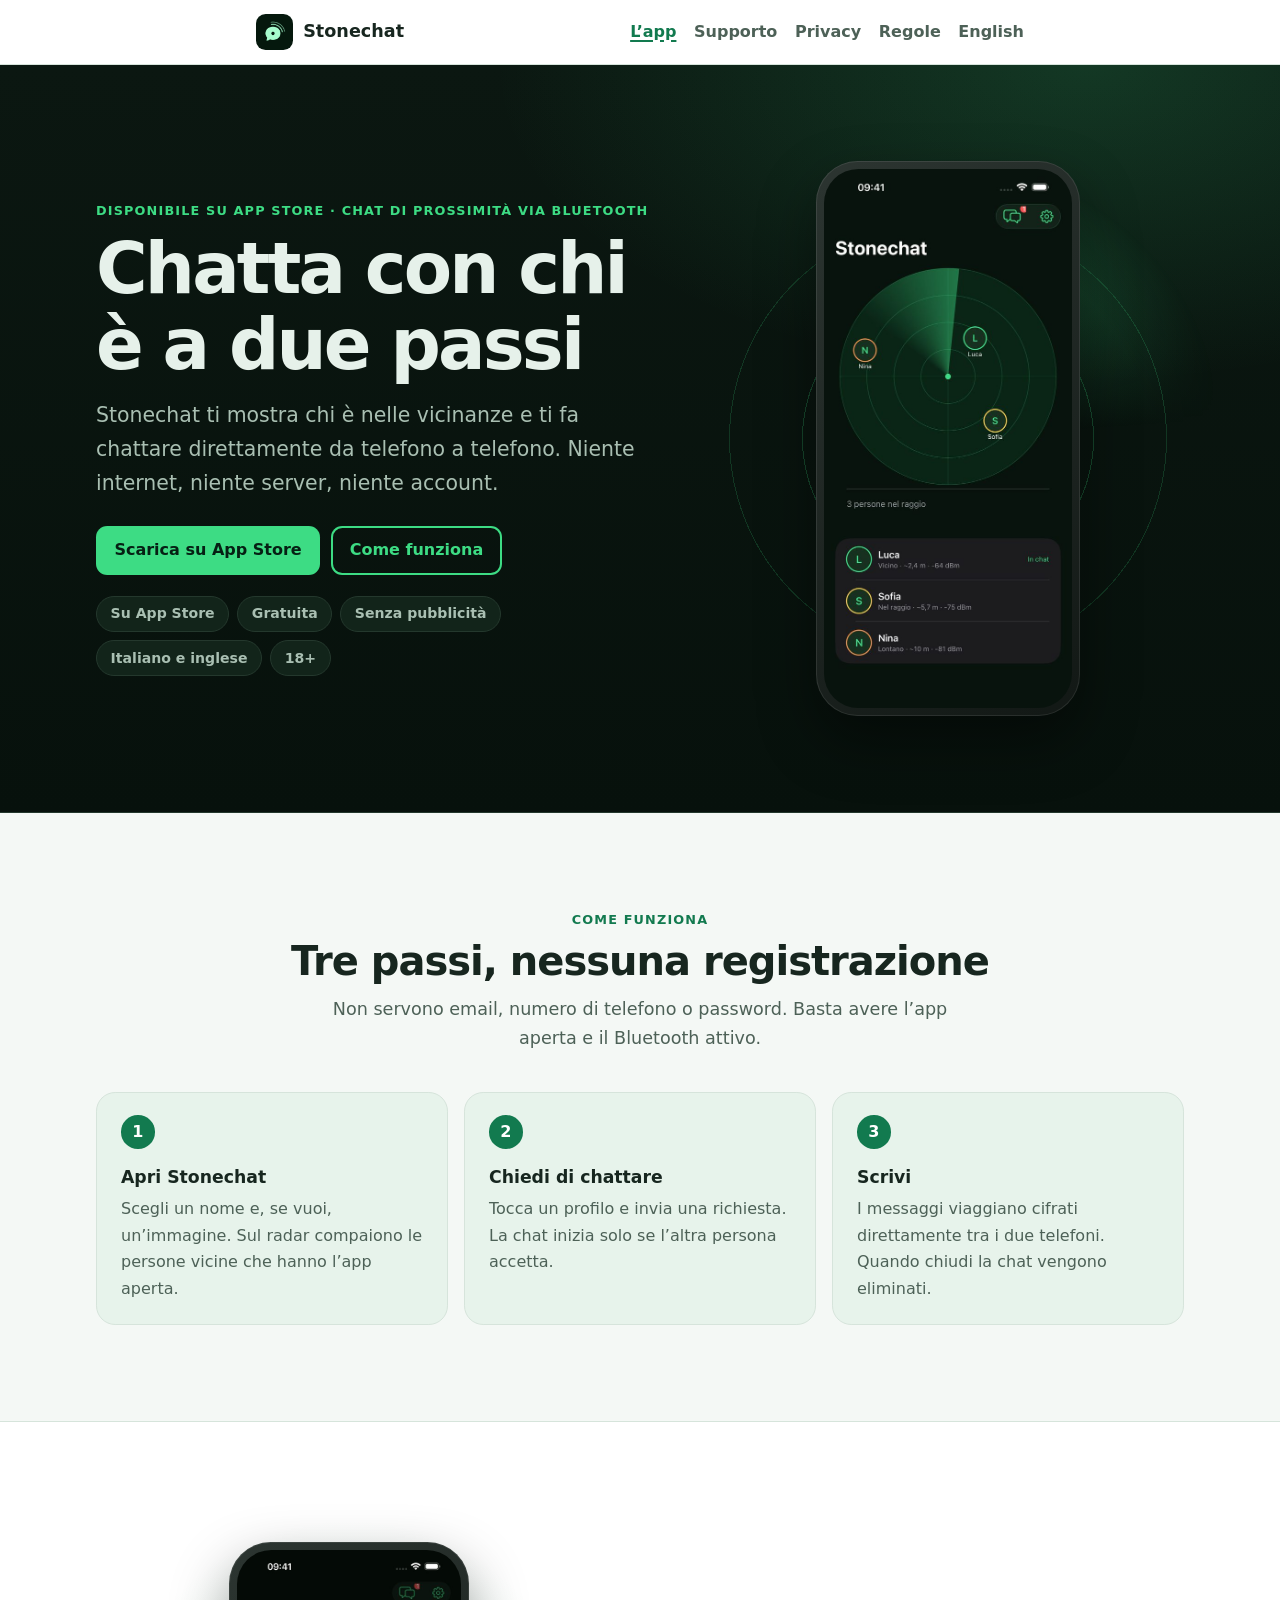
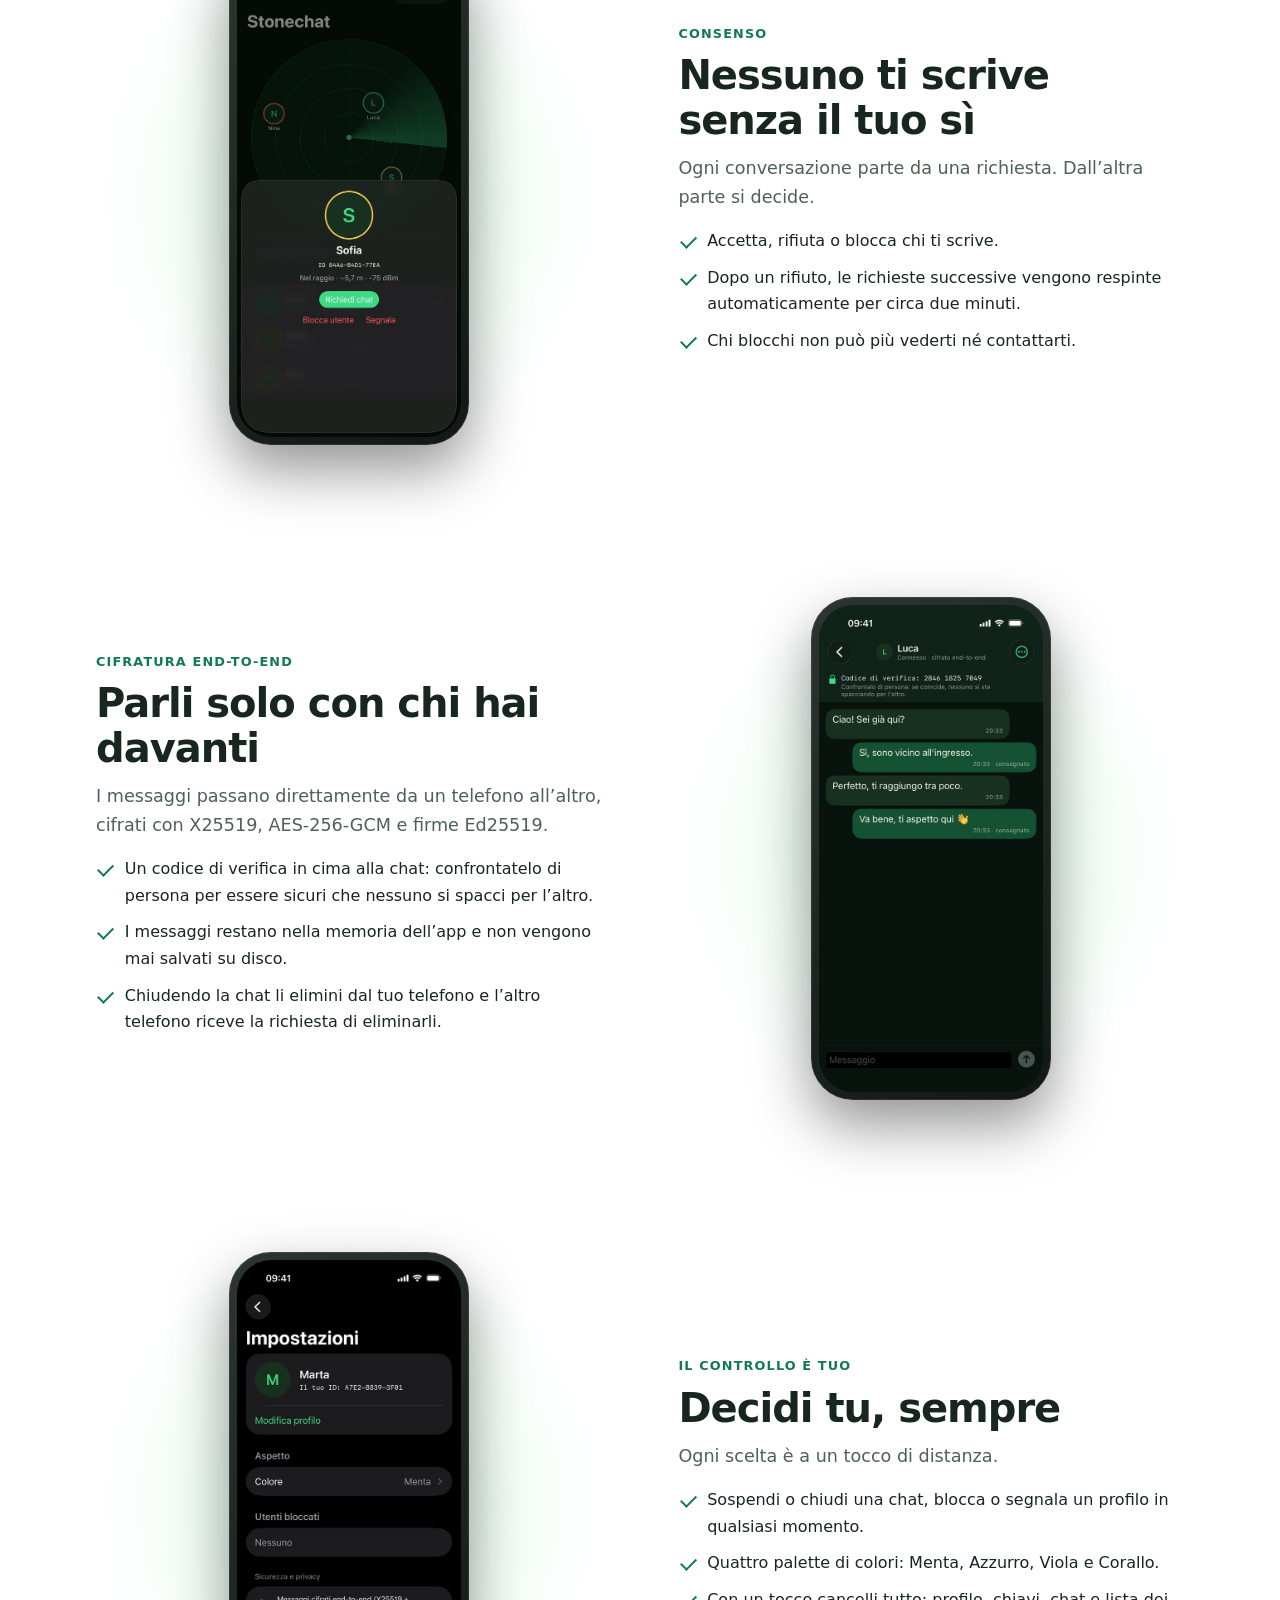
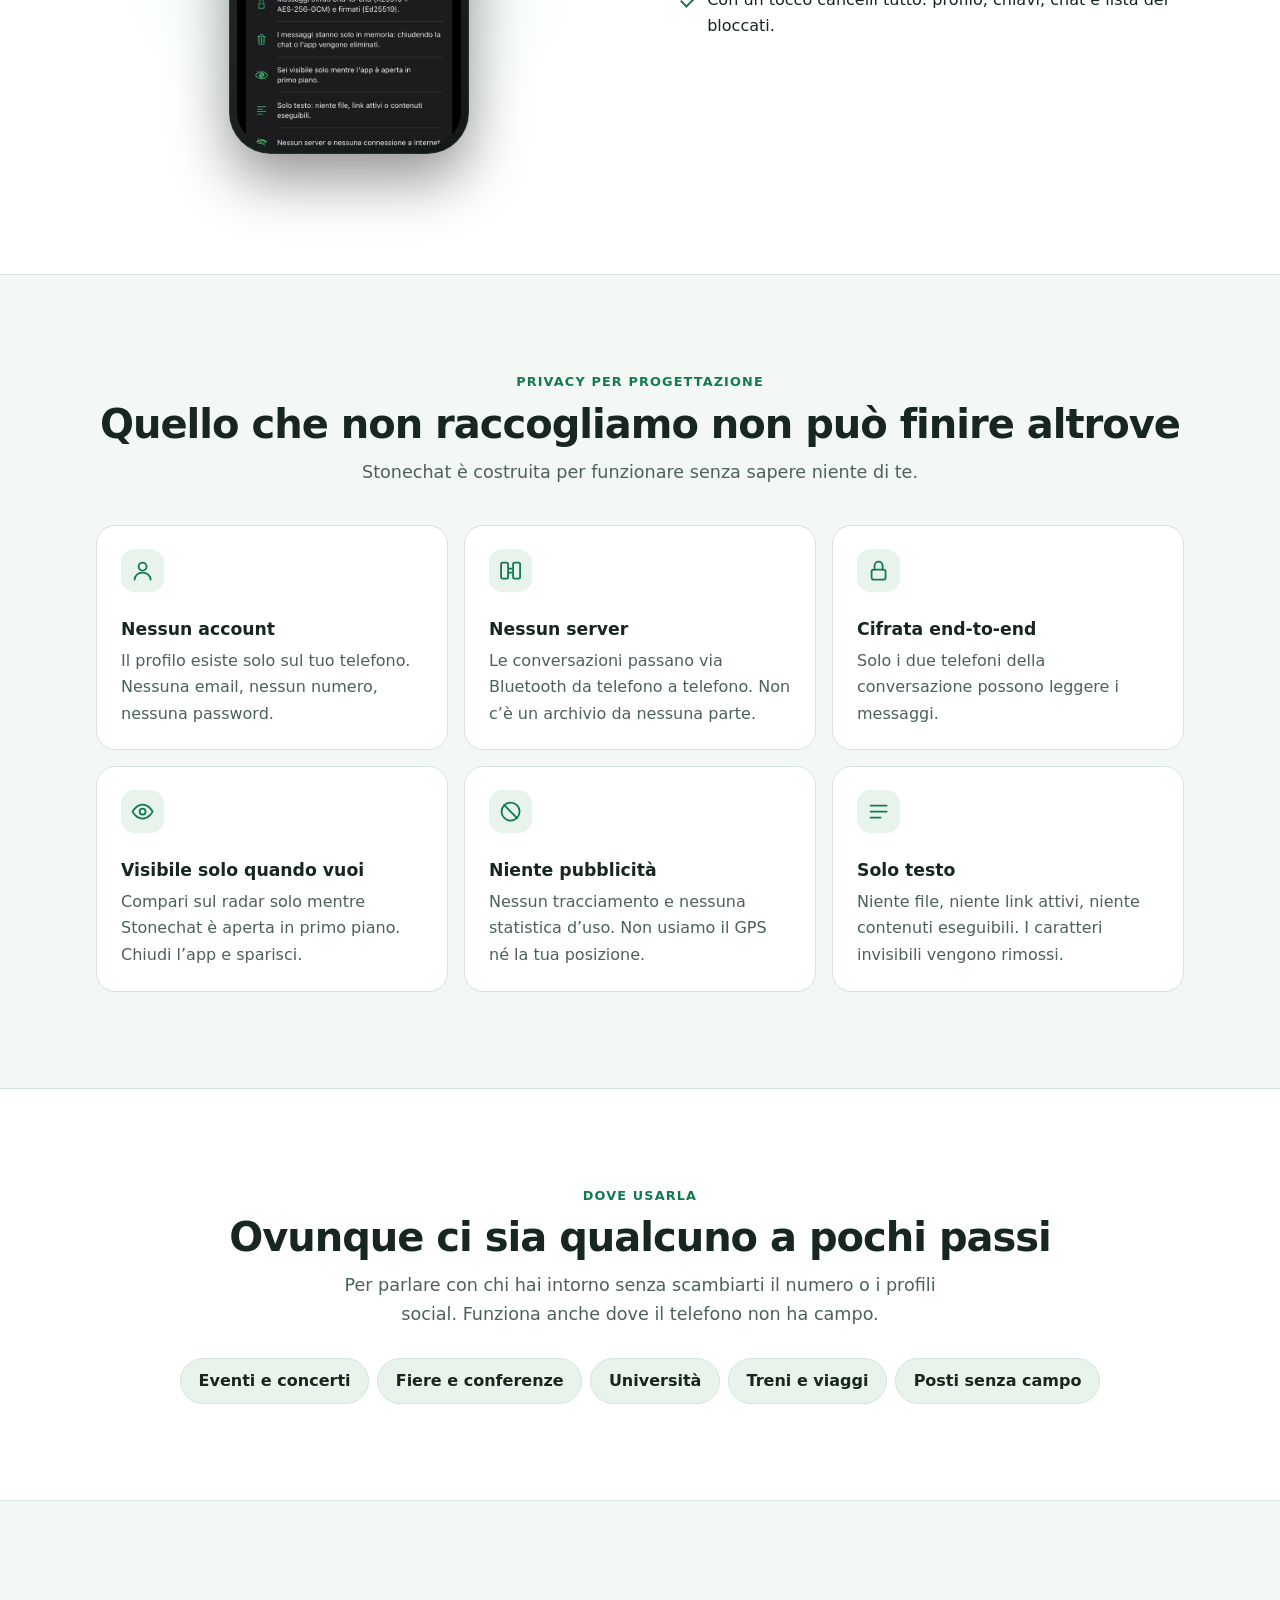
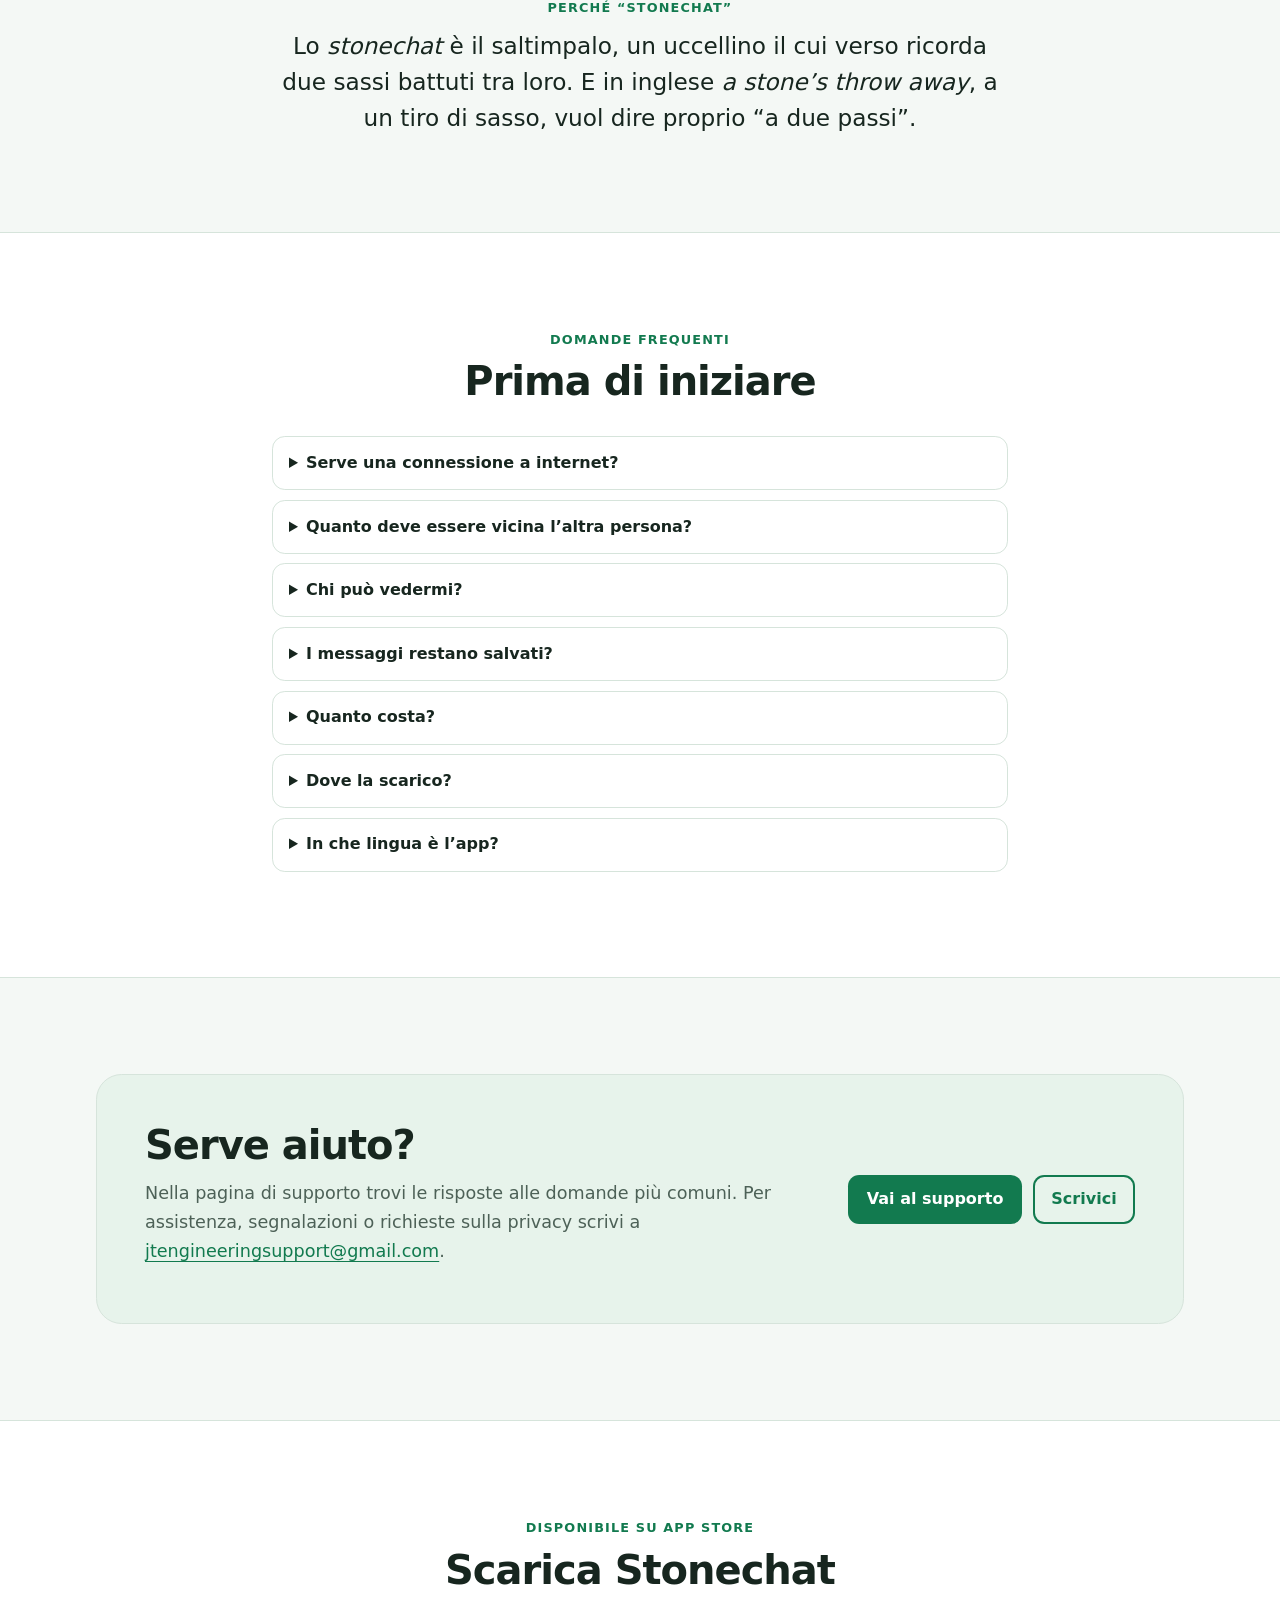
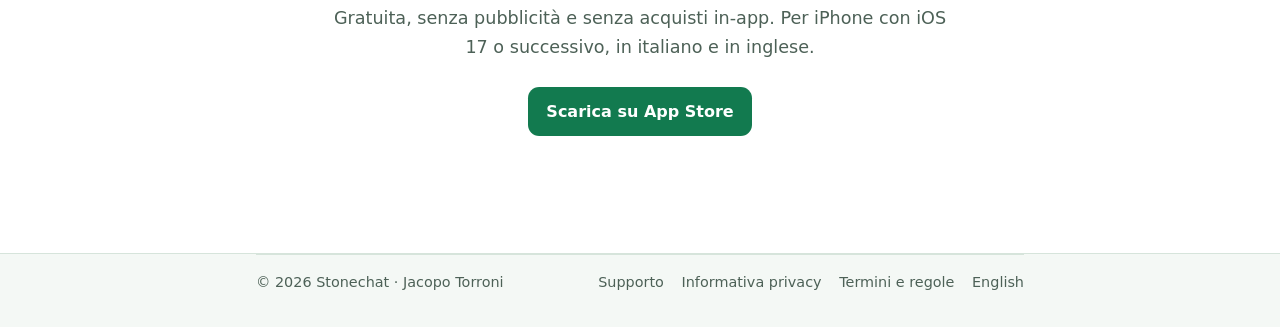
<file: index.html>
<!doctype html>
<html lang="it">
<head>
  <meta charset="utf-8">
  <meta name="viewport" content="width=device-width, initial-scale=1">
  <title>Stonechat · Chatta con chi è a due passi</title>
  <meta name="description" content="Stonechat ti mostra chi è nelle vicinanze e ti permette di chattare direttamente via Bluetooth: senza internet, senza server, senza account e con cifratura end-to-end.">
  <meta name="theme-color" content="#07110c">
  <link rel="canonical" href="https://dm1l1t0.github.io/stonechat_support/">
  <link rel="alternate" hreflang="it" href="https://dm1l1t0.github.io/stonechat_support/">
  <link rel="alternate" hreflang="en" href="https://dm1l1t0.github.io/stonechat_support/en/">
  <link rel="alternate" hreflang="x-default" href="https://dm1l1t0.github.io/stonechat_support/en/">
  <meta property="og:type" content="website">
  <meta property="og:site_name" content="Stonechat">
  <meta property="og:locale" content="it_IT">
  <meta property="og:title" content="Stonechat · Chatta con chi è a due passi">
  <meta property="og:description" content="La chat di prossimità via Bluetooth, disponibile su App Store: senza internet, senza server, senza account. La chat inizia solo se l’altra persona accetta.">
  <meta property="og:url" content="https://dm1l1t0.github.io/stonechat_support/">
  <meta property="og:image" content="https://dm1l1t0.github.io/stonechat_support/condivisione.jpg">
  <meta property="og:image:width" content="1200">
  <meta property="og:image:height" content="630">
  <meta property="og:image:alt" content="Stonechat: chatta con chi è a due passi. Bluetooth, nessun account, cifrata end-to-end.">
  <meta name="twitter:card" content="summary_large_image">
  <!-- Banner "Apri/Scarica" di Safari su iPhone. 6838075060 = Apple ID dell'app (vedi GUIDA-GITHUB-PAGES.md). -->
  <meta name="apple-itunes-app" content="app-id=6838075060">
  <link rel="icon" href="icona.png" type="image/png">
  <link rel="apple-touch-icon" href="icona.png">
  <link rel="stylesheet" href="stile.css">
</head>
<body class="home">
  <a class="skip" href="#contenuto">Vai al contenuto</a>
  <header><div class="shell">
    <a class="brand" href="index.html"><img src="icona.png" alt="">Stonechat</a>
    <nav aria-label="Pagine di Stonechat">
      <a href="index.html" aria-current="page">L’app</a>
      <a href="supporto.html">Supporto</a>
      <a href="privacy.html">Privacy</a>
      <a href="regole.html">Regole</a>
      <a href="en/" lang="en" hreflang="en">English</a>
    </nav>
  </div></header>

  <main id="contenuto">
    <div class="hero">
      <div class="wide">
        <div>
          <p class="eyebrow">Disponibile su App Store · Chat di prossimità via Bluetooth</p>
          <h1>Chatta con chi è a due passi</h1>
          <p class="lead">Stonechat ti mostra chi è nelle vicinanze e ti fa chattare direttamente da telefono a telefono. Niente internet, niente server, niente account.</p>
          <p class="cta">
            <a class="button" href="https://apps.apple.com/app/stonechat/id6838075060">Scarica su App Store</a>
            <a class="button secondary" href="#come-funziona">Come funziona</a>
          </p>
          <ul class="pills" aria-label="In breve">
            <li>Su App Store</li>
            <li>Gratuita</li>
            <li>Senza pubblicità</li>
            <li>Italiano e inglese</li>
            <li>18+</li>
          </ul>
        </div>
        <div class="stage">
          <div class="radar" aria-hidden="true"></div>
          <div class="phone">
            <img src="schermata-radar.jpg" width="540" height="1173" alt="Il radar di Stonechat con tre persone vicine, ognuna con nome e distanza indicativa.">
          </div>
        </div>
      </div>
    </div>

    <section id="come-funziona">
      <div class="wide">
        <div class="center">
          <p class="eyebrow">Come funziona</p>
          <h2>Tre passi, nessuna registrazione</h2>
          <p class="lead">Non servono email, numero di telefono o password. Basta avere l’app aperta e il Bluetooth attivo.</p>
        </div>
        <ol class="steps-grid">
          <li><h3>Apri Stonechat</h3><p>Scegli un nome e, se vuoi, un’immagine. Sul radar compaiono le persone vicine che hanno l’app aperta.</p></li>
          <li><h3>Chiedi di chattare</h3><p>Tocca un profilo e invia una richiesta. La chat inizia solo se l’altra persona accetta.</p></li>
          <li><h3>Scrivi</h3><p>I messaggi viaggiano cifrati direttamente tra i due telefoni. Quando chiudi la chat vengono eliminati.</p></li>
        </ol>
      </div>
    </section>

    <section class="alt">
      <div class="wide">
        <div class="feature">
          <div class="shot"><div class="phone"><img src="schermata-richiesta.jpg" width="540" height="1173" alt="La scheda di un profilo vicino con i pulsanti Richiedi chat, Blocca utente e Segnala." loading="lazy"></div></div>
          <div>
            <p class="eyebrow">Consenso</p>
            <h2>Nessuno ti scrive senza il tuo sì</h2>
            <p class="lead">Ogni conversazione parte da una richiesta. Dall’altra parte si decide.</p>
            <ul class="ticks">
              <li>Accetta, rifiuta o blocca chi ti scrive.</li>
              <li>Dopo un rifiuto, le richieste successive vengono respinte automaticamente per circa due minuti.</li>
              <li>Chi blocchi non può più vederti né contattarti.</li>
            </ul>
          </div>
        </div>

        <div class="feature flip">
          <div class="shot"><div class="phone"><img src="schermata-chat.jpg" width="540" height="1173" alt="Una conversazione cifrata end-to-end con il codice di verifica in alto." loading="lazy"></div></div>
          <div>
            <p class="eyebrow">Cifratura end-to-end</p>
            <h2>Parli solo con chi hai davanti</h2>
            <p class="lead">I messaggi passano direttamente da un telefono all’altro, cifrati con X25519, AES-256-GCM e firme Ed25519.</p>
            <ul class="ticks">
              <li>Un codice di verifica in cima alla chat: confrontatelo di persona per essere sicuri che nessuno si spacci per l’altro.</li>
              <li>I messaggi restano nella memoria dell’app e non vengono mai salvati su disco.</li>
              <li>Chiudendo la chat li elimini dal tuo telefono e l’altro telefono riceve la richiesta di eliminarli.</li>
            </ul>
          </div>
        </div>

        <div class="feature">
          <div class="shot"><div class="phone"><img src="schermata-impostazioni.jpg" width="540" height="1173" alt="Le impostazioni di Stonechat con profilo, colore, utenti bloccati e le informazioni su sicurezza e privacy." loading="lazy"></div></div>
          <div>
            <p class="eyebrow">Il controllo è tuo</p>
            <h2>Decidi tu, sempre</h2>
            <p class="lead">Ogni scelta è a un tocco di distanza.</p>
            <ul class="ticks">
              <li>Sospendi o chiudi una chat, blocca o segnala un profilo in qualsiasi momento.</li>
              <li>Quattro palette di colori: Menta, Azzurro, Viola e Corallo.</li>
              <li>Con un tocco cancelli tutto: profilo, chiavi, chat e lista dei bloccati.</li>
            </ul>
          </div>
        </div>
      </div>
    </section>

    <section>
      <div class="wide">
        <div class="center">
          <p class="eyebrow">Privacy per progettazione</p>
          <h2>Quello che non raccogliamo non può finire altrove</h2>
          <p class="lead">Stonechat è costruita per funzionare senza sapere niente di te.</p>
        </div>
        <div class="grid3">
          <div class="tile">
            <svg viewBox="0 0 24 24" aria-hidden="true"><circle cx="12" cy="8" r="4"/><path d="M4 21c0-4 3.6-7 8-7s8 3 8 7"/></svg>
            <h3>Nessun account</h3>
            <p>Il profilo esiste solo sul tuo telefono. Nessuna email, nessun numero, nessuna password.</p>
          </div>
          <div class="tile">
            <svg viewBox="0 0 24 24" aria-hidden="true"><rect x="2.5" y="4" width="7" height="16" rx="1.6"/><rect x="14.5" y="4" width="7" height="16" rx="1.6"/><path d="M10.5 10h3M10.5 14h3"/></svg>
            <h3>Nessun server</h3>
            <p>Le conversazioni passano via Bluetooth da telefono a telefono. Non c’è un archivio da nessuna parte.</p>
          </div>
          <div class="tile">
            <svg viewBox="0 0 24 24" aria-hidden="true"><rect x="5" y="11" width="14" height="10" rx="2"/><path d="M8 11V7a4 4 0 0 1 8 0v4"/></svg>
            <h3>Cifrata end-to-end</h3>
            <p>Solo i due telefoni della conversazione possono leggere i messaggi.</p>
          </div>
          <div class="tile">
            <svg viewBox="0 0 24 24" aria-hidden="true"><path d="M2 12s3.6-7 10-7 10 7 10 7-3.6 7-10 7S2 12 2 12z"/><circle cx="12" cy="12" r="3"/></svg>
            <h3>Visibile solo quando vuoi</h3>
            <p>Compari sul radar solo mentre Stonechat è aperta in primo piano. Chiudi l’app e sparisci.</p>
          </div>
          <div class="tile">
            <svg viewBox="0 0 24 24" aria-hidden="true"><circle cx="12" cy="12" r="9"/><path d="M5.6 5.6l12.8 12.8"/></svg>
            <h3>Niente pubblicità</h3>
            <p>Nessun tracciamento e nessuna statistica d’uso. Non usiamo il GPS né la tua posizione.</p>
          </div>
          <div class="tile">
            <svg viewBox="0 0 24 24" aria-hidden="true"><path d="M4 6h16M4 12h16M4 18h10"/></svg>
            <h3>Solo testo</h3>
            <p>Niente file, niente link attivi, niente contenuti eseguibili. I caratteri invisibili vengono rimossi.</p>
          </div>
        </div>
      </div>
    </section>

    <section class="alt">
      <div class="wide center">
        <p class="eyebrow">Dove usarla</p>
        <h2>Ovunque ci sia qualcuno a pochi passi</h2>
        <p class="lead">Per parlare con chi hai intorno senza scambiarti il numero o i profili social. Funziona anche dove il telefono non ha campo.</p>
        <ul class="pills big" aria-label="Esempi">
          <li>Eventi e concerti</li>
          <li>Fiere e conferenze</li>
          <li>Università</li>
          <li>Treni e viaggi</li>
          <li>Posti senza campo</li>
        </ul>
      </div>
    </section>

    <section>
      <div class="wide story">
        <p class="eyebrow">Perché “Stonechat”</p>
        <p class="quote">Lo <em lang="en">stonechat</em> è il saltimpalo, un uccellino il cui verso ricorda due sassi battuti tra loro. E in inglese <em lang="en">a stone’s throw away</em>, a un tiro di sasso, vuol dire proprio “a due passi”.</p>
      </div>
    </section>

    <section class="alt">
      <div class="wide">
        <div class="center">
          <p class="eyebrow">Domande frequenti</p>
          <h2>Prima di iniziare</h2>
        </div>
        <div class="faq">
          <details>
            <summary>Serve una connessione a internet?</summary>
            <div><p>No. Stonechat usa solo il Bluetooth, quindi funziona anche dove non c’è campo. Entrambe le persone devono avere l’app aperta e il Bluetooth attivo.</p></div>
          </details>
          <details>
            <summary>Quanto deve essere vicina l’altra persona?</summary>
            <div><p>Entro la portata del Bluetooth, che dipende dai telefoni e dall’ambiente: muri e folla la riducono. La distanza mostrata sul radar è indicativa.</p></div>
          </details>
          <details>
            <summary>Chi può vedermi?</summary>
            <div><p>Solo chi ha Stonechat aperta vicino a te, e solo mentre anche tu hai l’app aperta in primo piano. Gli altri vedono il nome e l’immagine che hai scelto, non il tuo numero né la tua posizione. Chi hai bloccato non ti vede.</p></div>
          </details>
          <details>
            <summary>I messaggi restano salvati?</summary>
            <div><p>No. Restano nella memoria dell’app mentre la chat è aperta e non vengono mai salvati su disco né inviati a un server.</p></div>
          </details>
          <details>
            <summary>Quanto costa?</summary>
            <div><p>Niente. Stonechat è gratuita, senza pubblicità e senza acquisti in-app.</p></div>
          </details>
          <details>
            <summary>Dove la scarico?</summary>
            <div><p>Stonechat è disponibile gratis su <a href="https://apps.apple.com/app/stonechat/id6838075060">App Store</a> per iPhone con iOS 17 o successivo.</p></div>
          </details>
          <details>
            <summary>In che lingua è l’app?</summary>
            <div><p>In italiano e in inglese. Stonechat usa automaticamente la lingua del tuo iPhone; puoi cambiarla in <strong>Impostazioni di iOS → App → Stonechat → Lingua</strong> (su iOS 17: <strong>Impostazioni → Stonechat → Lingua</strong>).</p></div>
          </details>
        </div>
      </div>
    </section>

    <section>
      <div class="wide">
        <div class="help">
          <div>
            <h2>Serve aiuto?</h2>
            <p class="lead">Nella pagina di supporto trovi le risposte alle domande più comuni. Per assistenza, segnalazioni o richieste sulla privacy scrivi a <a href="mailto:jtengineeringsupport@gmail.com">jtengineeringsupport@gmail.com</a>.</p>
          </div>
          <p class="cta"><a class="button" href="supporto.html">Vai al supporto</a><a class="button secondary" href="mailto:jtengineeringsupport@gmail.com?subject=Supporto%20Stonechat">Scrivici</a></p>
        </div>
      </div>
    </section>

    <section id="scarica" class="alt">
      <div class="wide center">
        <p class="eyebrow">Disponibile su App Store</p>
        <h2>Scarica Stonechat</h2>
        <p class="lead">Gratuita, senza pubblicità e senza acquisti in-app. Per iPhone con iOS 17 o successivo, in italiano e in inglese.</p>
        <p class="cta"><a class="button" href="https://apps.apple.com/app/stonechat/id6838075060">Scarica su App Store</a></p>
      </div>
    </section>
  </main>

  <footer><div class="shell">
    <span>© 2026 Stonechat · Jacopo Torroni</span>
    <nav aria-label="Link utili"><a href="supporto.html">Supporto</a><a href="privacy.html">Informativa privacy</a><a href="regole.html">Termini e regole</a><a href="en/" lang="en" hreflang="en">English</a></nav>
  </div></footer>
</body>
</html>
</file>
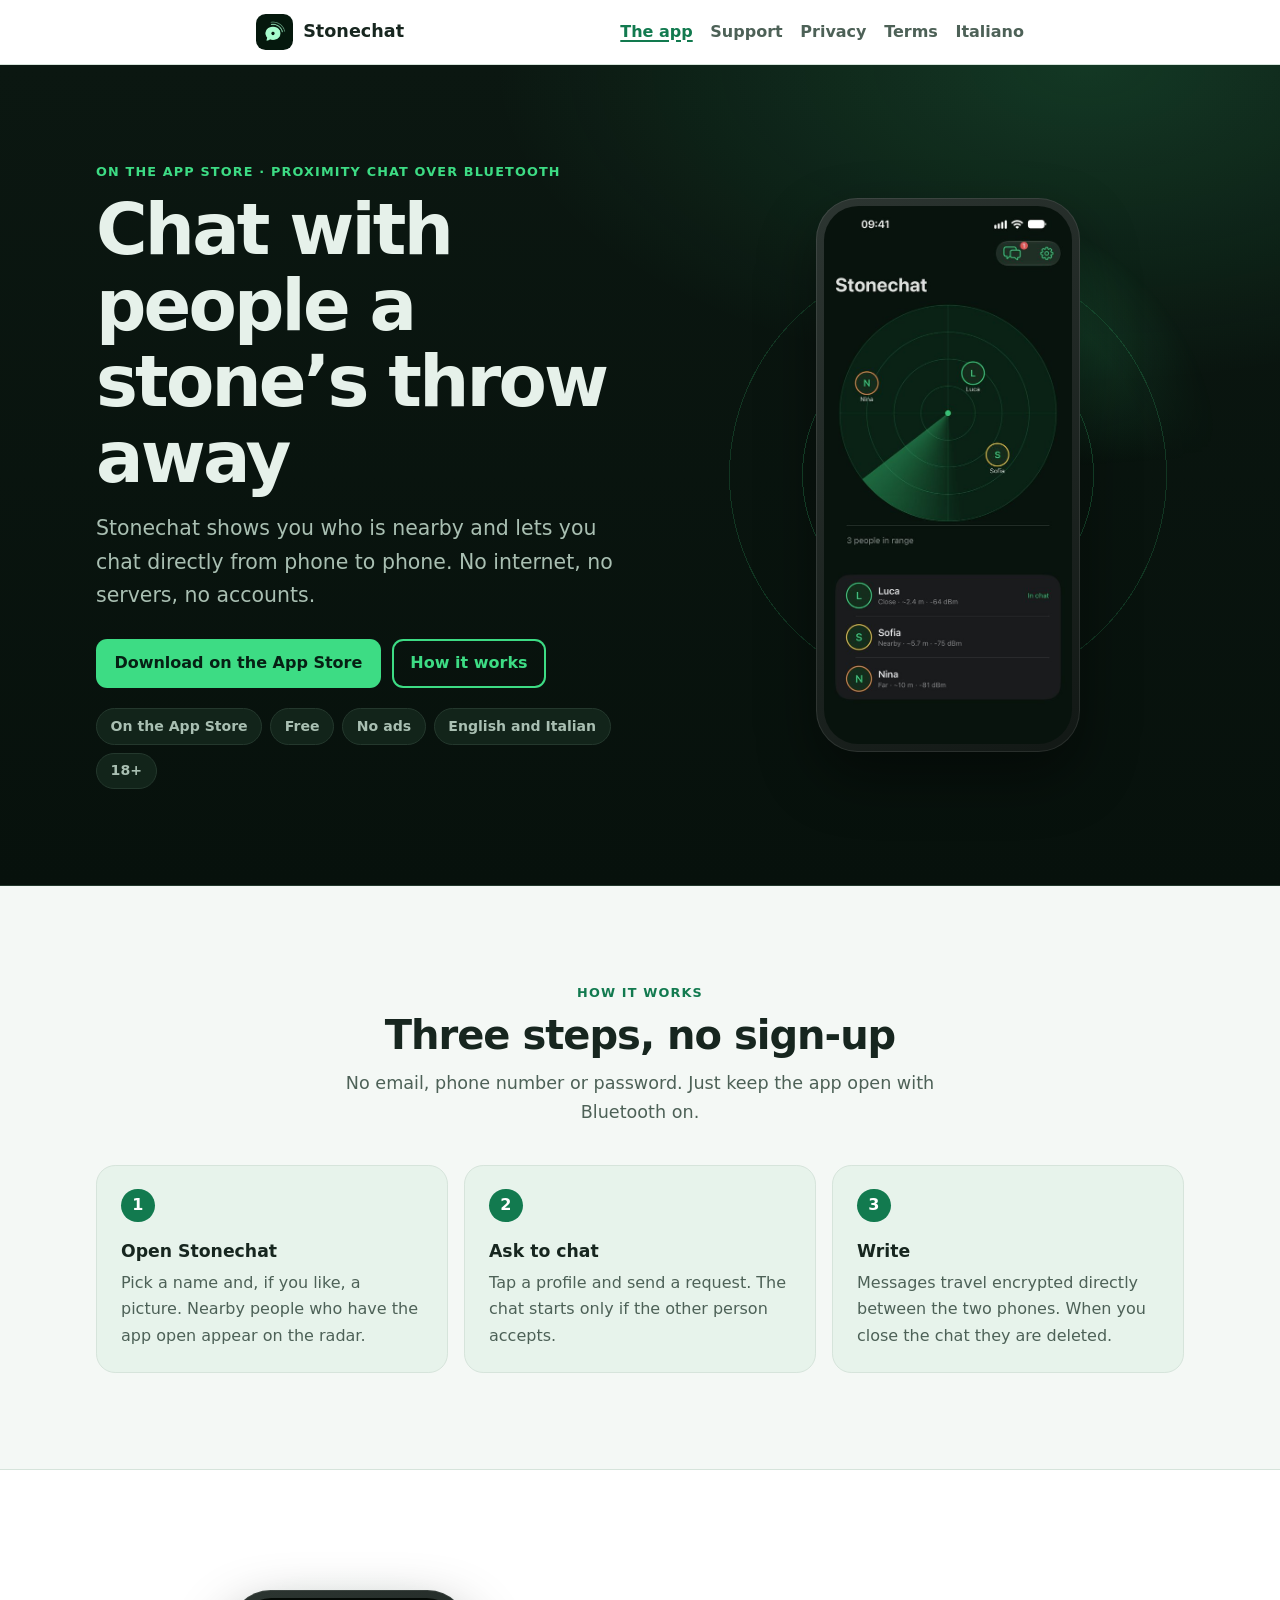
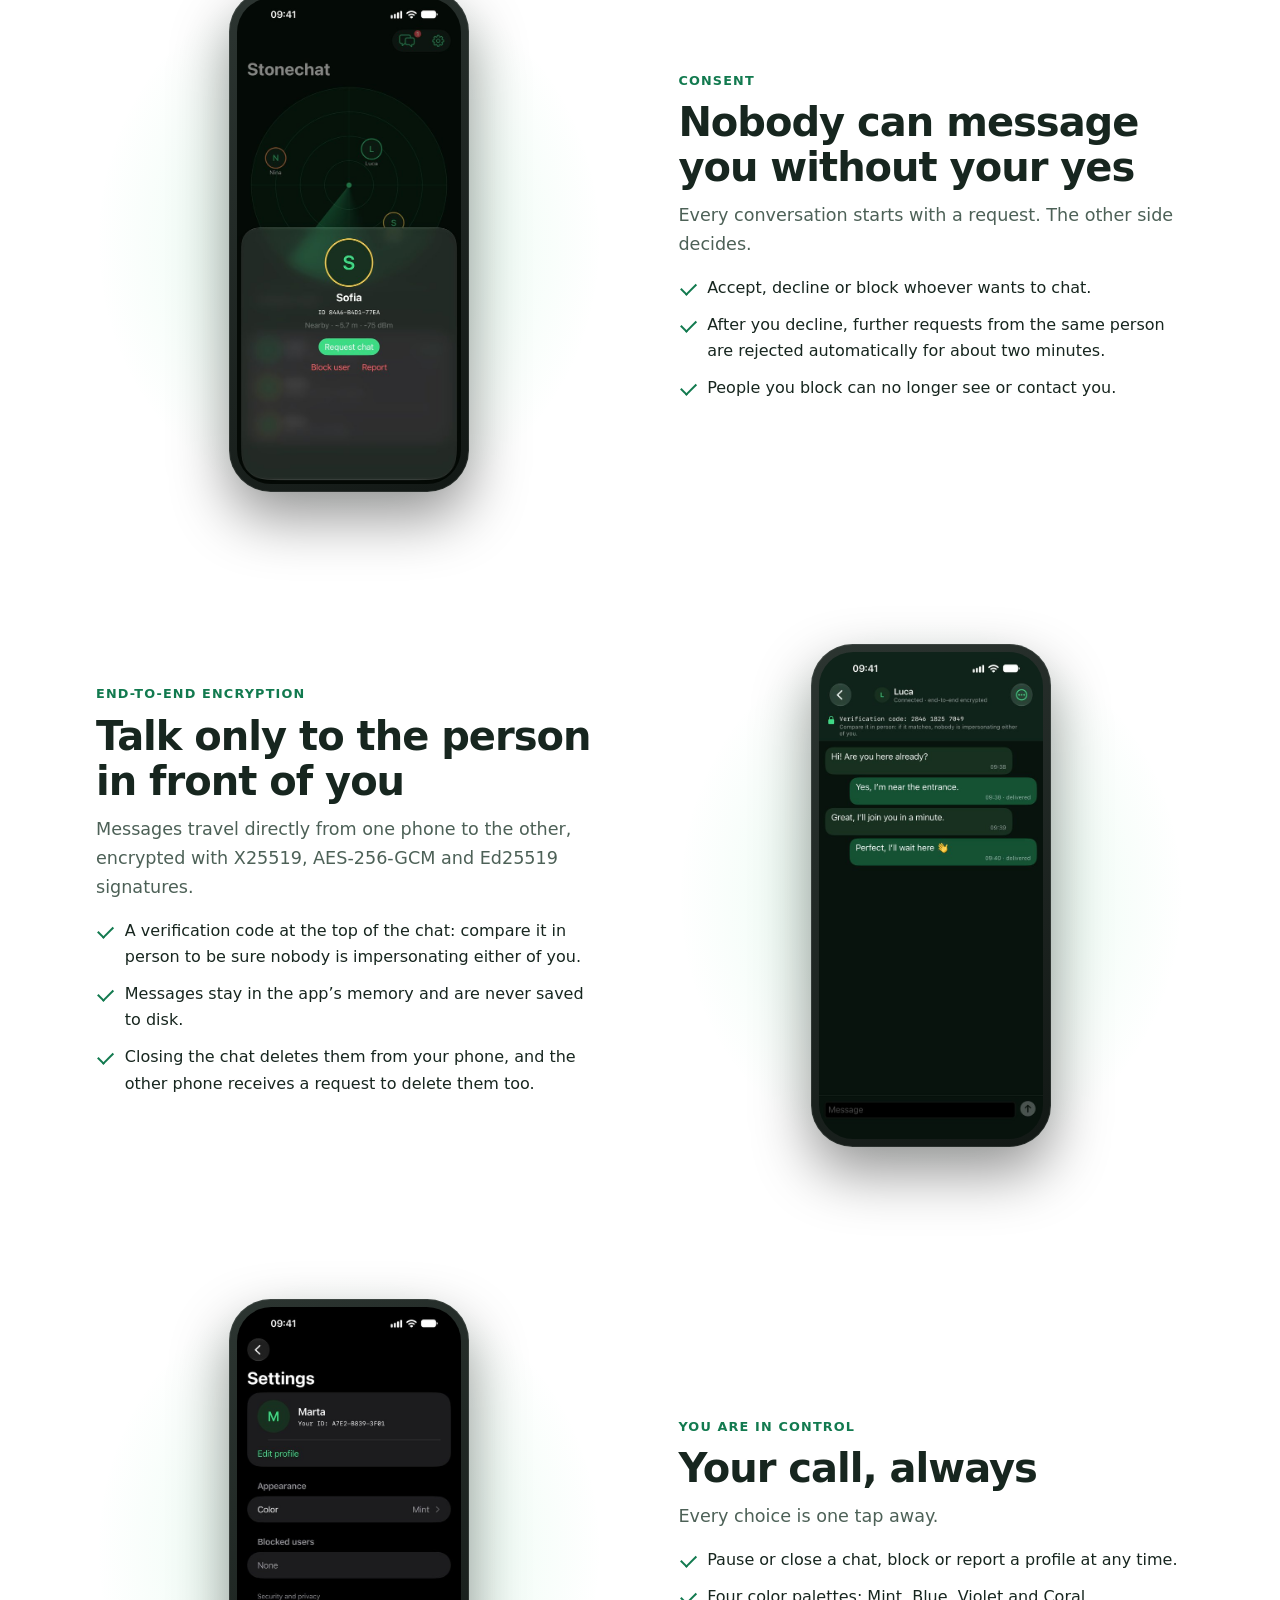
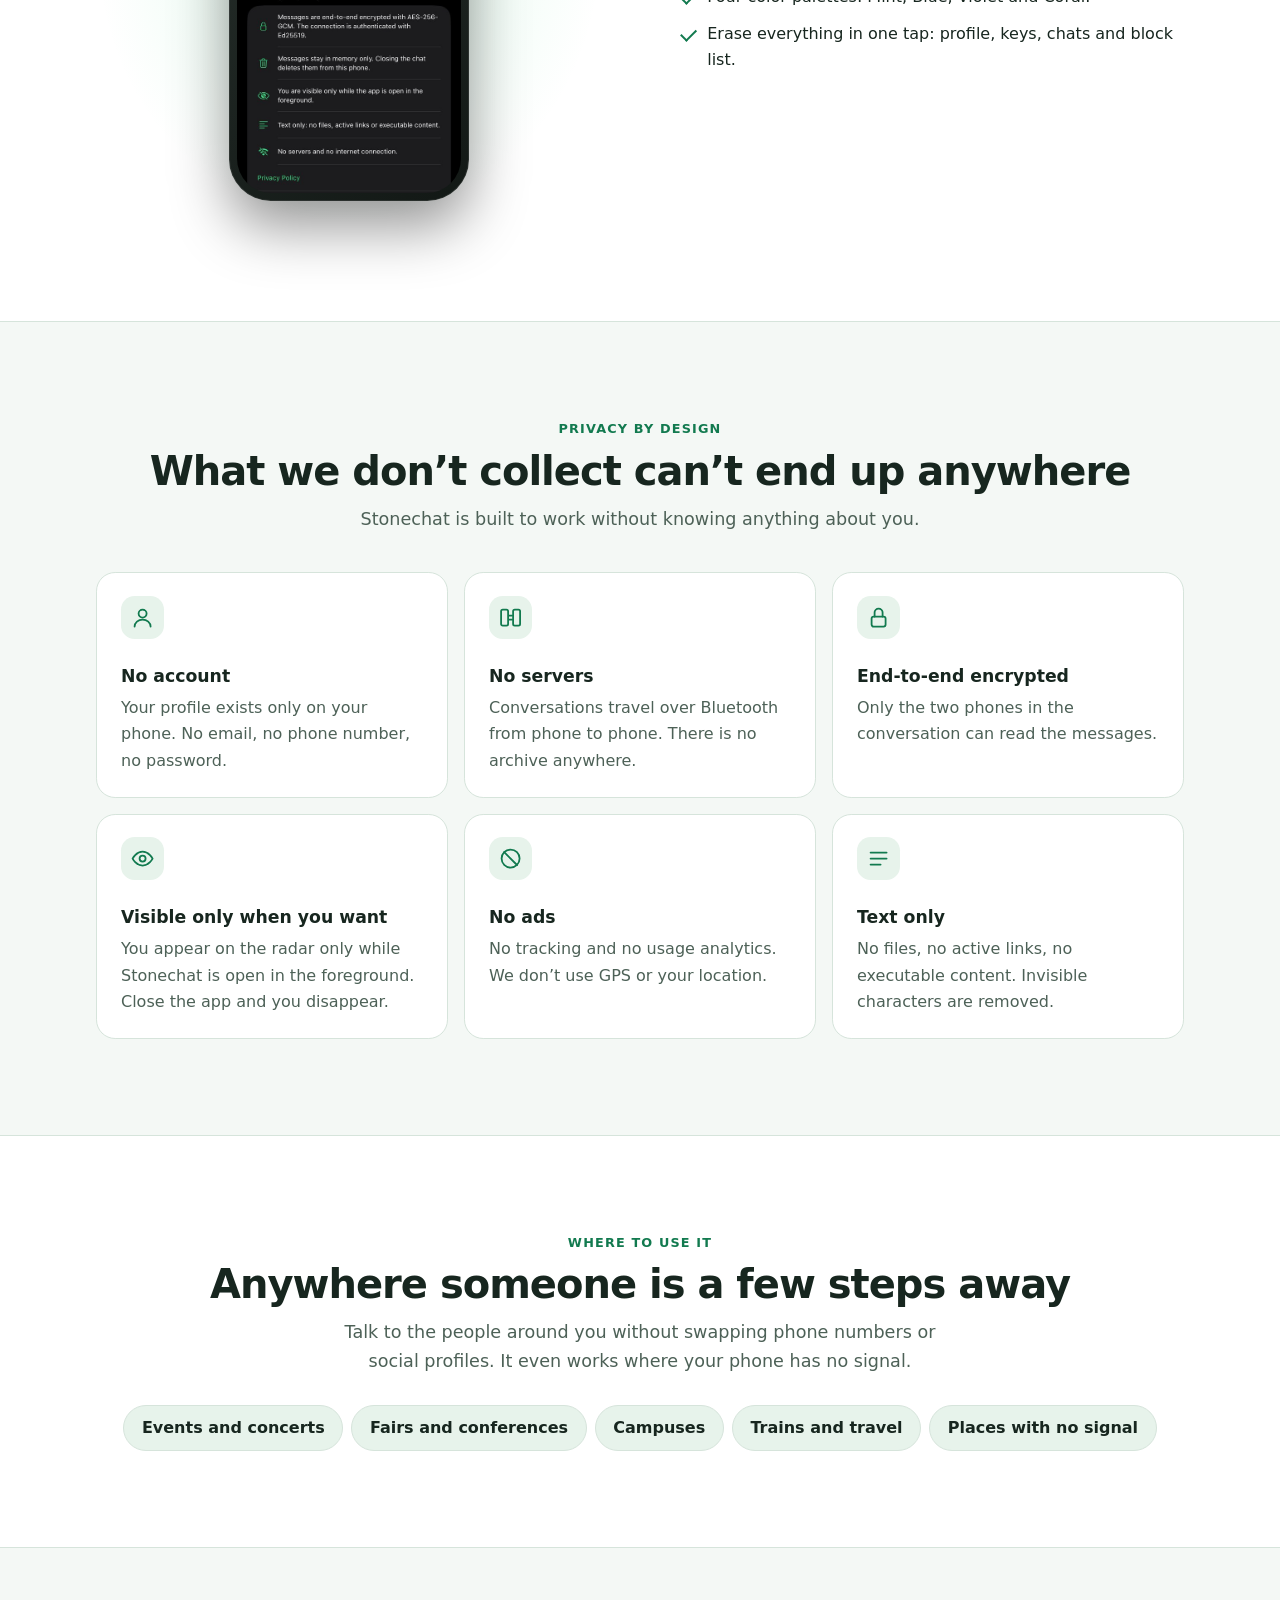
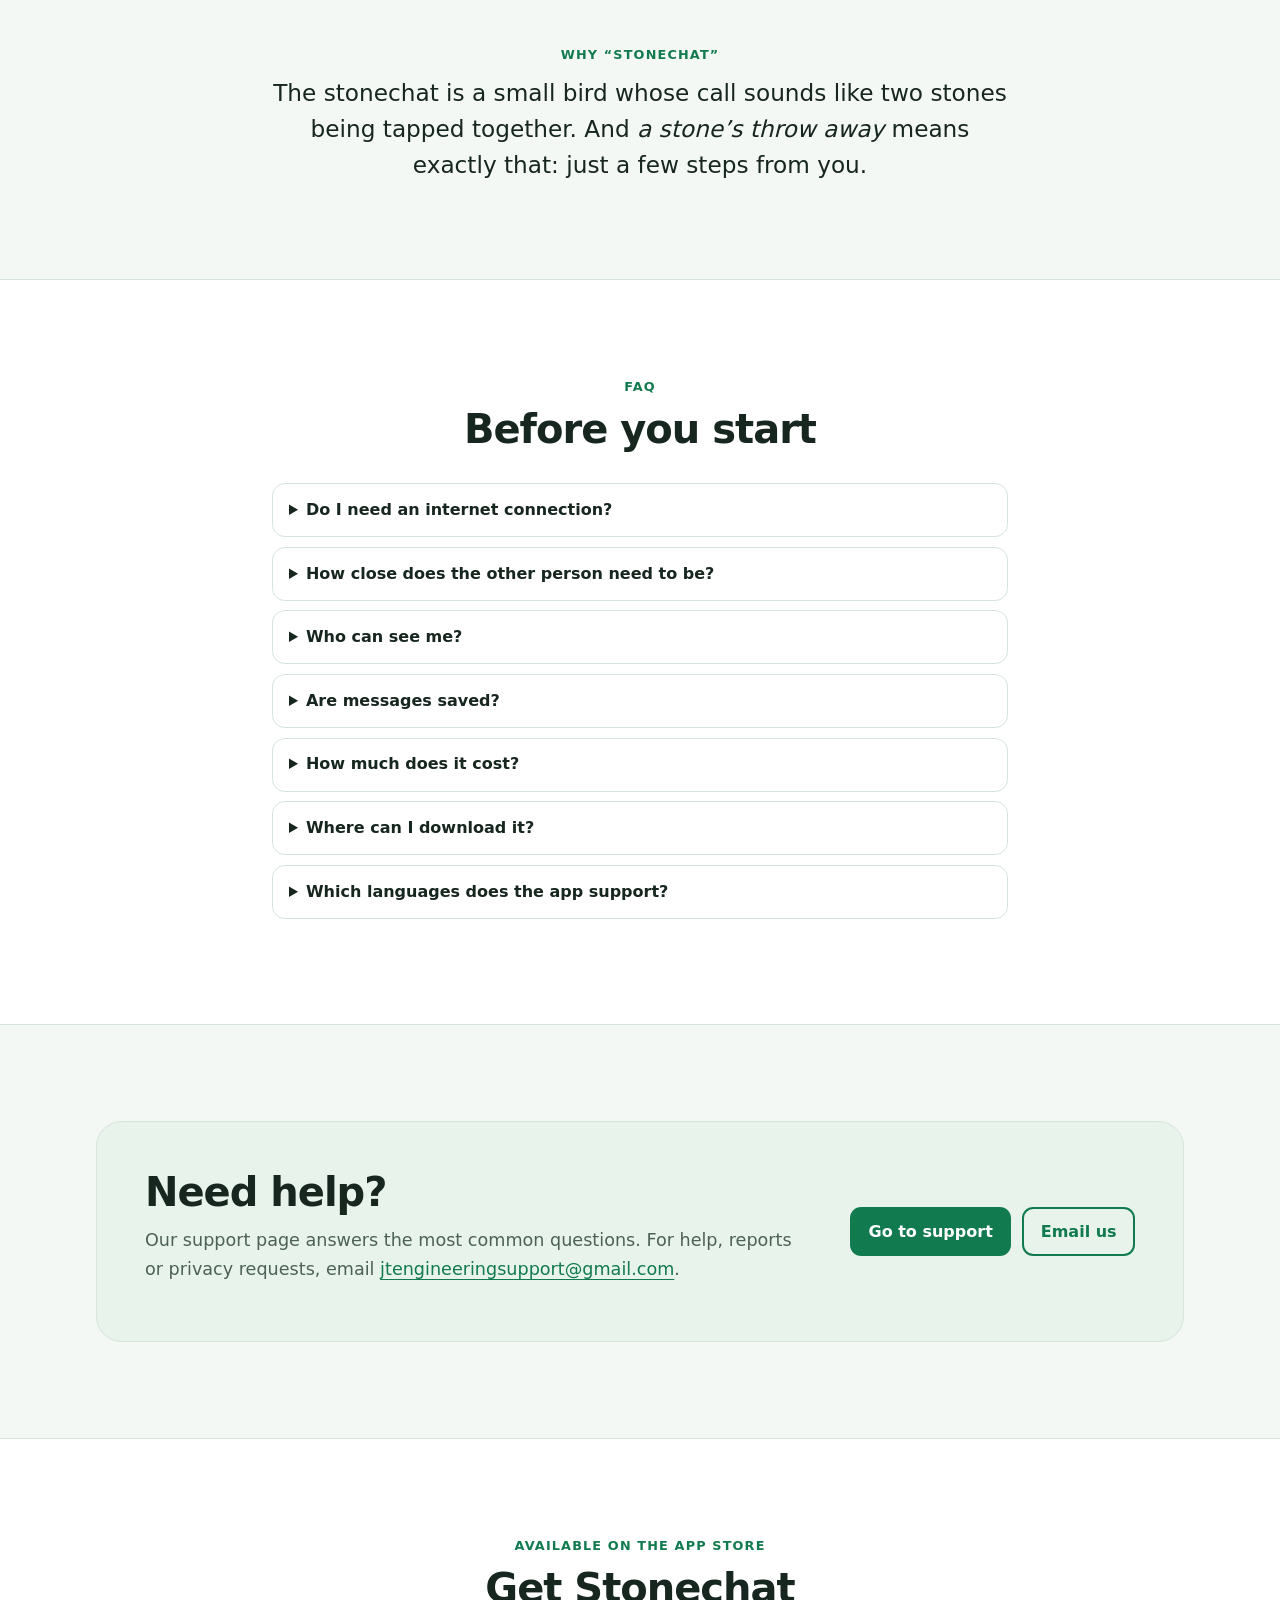
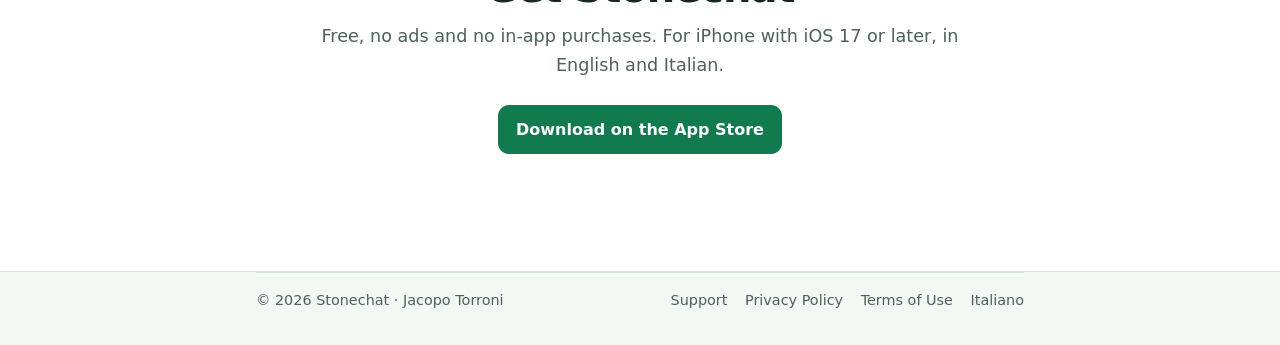
<file: en/index.html>
<!doctype html>
<html lang="en">
<head>
  <meta charset="utf-8">
  <meta name="viewport" content="width=device-width, initial-scale=1">
  <title>Stonechat · Chat with people a stone’s throw away</title>
  <meta name="description" content="Stonechat shows you who is nearby and lets you chat directly over Bluetooth: no internet, no servers, no accounts and end-to-end encryption. Free on the App Store.">
  <meta name="theme-color" content="#07110c">
  <link rel="canonical" href="https://dm1l1t0.github.io/stonechat_support/en/">
  <link rel="alternate" hreflang="it" href="https://dm1l1t0.github.io/stonechat_support/">
  <link rel="alternate" hreflang="en" href="https://dm1l1t0.github.io/stonechat_support/en/">
  <link rel="alternate" hreflang="x-default" href="https://dm1l1t0.github.io/stonechat_support/en/">
  <meta property="og:type" content="website">
  <meta property="og:site_name" content="Stonechat">
  <meta property="og:locale" content="en_US">
  <meta property="og:locale:alternate" content="it_IT">
  <meta property="og:title" content="Stonechat · Chat with people a stone’s throw away">
  <meta property="og:description" content="Proximity chat over Bluetooth, now on the App Store: no internet, no servers, no accounts. A chat starts only if the other person accepts.">
  <meta property="og:url" content="https://dm1l1t0.github.io/stonechat_support/en/">
  <meta property="og:image" content="https://dm1l1t0.github.io/stonechat_support/en/share.jpg">
  <meta property="og:image:width" content="1200">
  <meta property="og:image:height" content="630">
  <meta property="og:image:alt" content="Stonechat: chat with people a stone’s throw away. Bluetooth, no account, end-to-end encrypted.">
  <meta name="twitter:card" content="summary_large_image">
  <!-- Safari "Open/Get" banner on iPhone. 6838075060 = the app's Apple ID (see GUIDA-GITHUB-PAGES.md). -->
  <meta name="apple-itunes-app" content="app-id=6838075060">
  <link rel="icon" href="../icona.png" type="image/png">
  <link rel="apple-touch-icon" href="../icona.png">
  <link rel="stylesheet" href="../stile.css">
</head>
<body class="home">
  <a class="skip" href="#content">Skip to content</a>
  <header><div class="shell">
    <a class="brand" href="./"><img src="../icona.png" alt="">Stonechat</a>
    <nav aria-label="Stonechat pages">
      <a href="./" aria-current="page">The app</a>
      <a href="support.html">Support</a>
      <a href="privacy.html">Privacy</a>
      <a href="terms.html">Terms</a>
      <a href="../" lang="it" hreflang="it">Italiano</a>
    </nav>
  </div></header>

  <main id="content">
    <div class="hero">
      <div class="wide">
        <div>
          <p class="eyebrow">On the App Store · Proximity chat over Bluetooth</p>
          <h1>Chat with people a stone’s throw away</h1>
          <p class="lead">Stonechat shows you who is nearby and lets you chat directly from phone to phone. No internet, no servers, no accounts.</p>
          <p class="cta">
            <a class="button" href="https://apps.apple.com/app/stonechat/id6838075060">Download on the App Store</a>
            <a class="button secondary" href="#how-it-works">How it works</a>
          </p>
          <ul class="pills" aria-label="At a glance">
            <li>On the App Store</li>
            <li>Free</li>
            <li>No ads</li>
            <li>English and Italian</li>
            <li>18+</li>
          </ul>
        </div>
        <div class="stage">
          <div class="radar" aria-hidden="true"></div>
          <div class="phone">
            <img src="screen-radar.jpg" width="540" height="1173" alt="The Stonechat radar with three nearby people, each with a name and an approximate distance.">
          </div>
        </div>
      </div>
    </div>

    <section id="how-it-works">
      <div class="wide">
        <div class="center">
          <p class="eyebrow">How it works</p>
          <h2>Three steps, no sign-up</h2>
          <p class="lead">No email, phone number or password. Just keep the app open with Bluetooth on.</p>
        </div>
        <ol class="steps-grid">
          <li><h3>Open Stonechat</h3><p>Pick a name and, if you like, a picture. Nearby people who have the app open appear on the radar.</p></li>
          <li><h3>Ask to chat</h3><p>Tap a profile and send a request. The chat starts only if the other person accepts.</p></li>
          <li><h3>Write</h3><p>Messages travel encrypted directly between the two phones. When you close the chat they are deleted.</p></li>
        </ol>
      </div>
    </section>

    <section class="alt">
      <div class="wide">
        <div class="feature">
          <div class="shot"><div class="phone"><img src="screen-request.jpg" width="540" height="1173" alt="A nearby profile with the Request chat, Block user and Report buttons." loading="lazy"></div></div>
          <div>
            <p class="eyebrow">Consent</p>
            <h2>Nobody can message you without your yes</h2>
            <p class="lead">Every conversation starts with a request. The other side decides.</p>
            <ul class="ticks">
              <li>Accept, decline or block whoever wants to chat.</li>
              <li>After you decline, further requests from the same person are rejected automatically for about two minutes.</li>
              <li>People you block can no longer see or contact you.</li>
            </ul>
          </div>
        </div>

        <div class="feature flip">
          <div class="shot"><div class="phone"><img src="screen-chat.jpg" width="540" height="1173" alt="An end-to-end encrypted conversation with the verification code at the top." loading="lazy"></div></div>
          <div>
            <p class="eyebrow">End-to-end encryption</p>
            <h2>Talk only to the person in front of you</h2>
            <p class="lead">Messages travel directly from one phone to the other, encrypted with X25519, AES-256-GCM and Ed25519 signatures.</p>
            <ul class="ticks">
              <li>A verification code at the top of the chat: compare it in person to be sure nobody is impersonating either of you.</li>
              <li>Messages stay in the app’s memory and are never saved to disk.</li>
              <li>Closing the chat deletes them from your phone, and the other phone receives a request to delete them too.</li>
            </ul>
          </div>
        </div>

        <div class="feature">
          <div class="shot"><div class="phone"><img src="screen-settings.jpg" width="540" height="1173" alt="Stonechat settings with profile, color, blocked users and security and privacy information." loading="lazy"></div></div>
          <div>
            <p class="eyebrow">You are in control</p>
            <h2>Your call, always</h2>
            <p class="lead">Every choice is one tap away.</p>
            <ul class="ticks">
              <li>Pause or close a chat, block or report a profile at any time.</li>
              <li>Four color palettes: Mint, Blue, Violet and Coral.</li>
              <li>Erase everything in one tap: profile, keys, chats and block list.</li>
            </ul>
          </div>
        </div>
      </div>
    </section>

    <section>
      <div class="wide">
        <div class="center">
          <p class="eyebrow">Privacy by design</p>
          <h2>What we don’t collect can’t end up anywhere</h2>
          <p class="lead">Stonechat is built to work without knowing anything about you.</p>
        </div>
        <div class="grid3">
          <div class="tile">
            <svg viewBox="0 0 24 24" aria-hidden="true"><circle cx="12" cy="8" r="4"/><path d="M4 21c0-4 3.6-7 8-7s8 3 8 7"/></svg>
            <h3>No account</h3>
            <p>Your profile exists only on your phone. No email, no phone number, no password.</p>
          </div>
          <div class="tile">
            <svg viewBox="0 0 24 24" aria-hidden="true"><rect x="2.5" y="4" width="7" height="16" rx="1.6"/><rect x="14.5" y="4" width="7" height="16" rx="1.6"/><path d="M10.5 10h3M10.5 14h3"/></svg>
            <h3>No servers</h3>
            <p>Conversations travel over Bluetooth from phone to phone. There is no archive anywhere.</p>
          </div>
          <div class="tile">
            <svg viewBox="0 0 24 24" aria-hidden="true"><rect x="5" y="11" width="14" height="10" rx="2"/><path d="M8 11V7a4 4 0 0 1 8 0v4"/></svg>
            <h3>End-to-end encrypted</h3>
            <p>Only the two phones in the conversation can read the messages.</p>
          </div>
          <div class="tile">
            <svg viewBox="0 0 24 24" aria-hidden="true"><path d="M2 12s3.6-7 10-7 10 7 10 7-3.6 7-10 7S2 12 2 12z"/><circle cx="12" cy="12" r="3"/></svg>
            <h3>Visible only when you want</h3>
            <p>You appear on the radar only while Stonechat is open in the foreground. Close the app and you disappear.</p>
          </div>
          <div class="tile">
            <svg viewBox="0 0 24 24" aria-hidden="true"><circle cx="12" cy="12" r="9"/><path d="M5.6 5.6l12.8 12.8"/></svg>
            <h3>No ads</h3>
            <p>No tracking and no usage analytics. We don’t use GPS or your location.</p>
          </div>
          <div class="tile">
            <svg viewBox="0 0 24 24" aria-hidden="true"><path d="M4 6h16M4 12h16M4 18h10"/></svg>
            <h3>Text only</h3>
            <p>No files, no active links, no executable content. Invisible characters are removed.</p>
          </div>
        </div>
      </div>
    </section>

    <section class="alt">
      <div class="wide center">
        <p class="eyebrow">Where to use it</p>
        <h2>Anywhere someone is a few steps away</h2>
        <p class="lead">Talk to the people around you without swapping phone numbers or social profiles. It even works where your phone has no signal.</p>
        <ul class="pills big" aria-label="Examples">
          <li>Events and concerts</li>
          <li>Fairs and conferences</li>
          <li>Campuses</li>
          <li>Trains and travel</li>
          <li>Places with no signal</li>
        </ul>
      </div>
    </section>

    <section>
      <div class="wide story">
        <p class="eyebrow">Why “Stonechat”</p>
        <p class="quote">The stonechat is a small bird whose call sounds like two stones being tapped together. And <em>a stone’s throw away</em> means exactly that: just a few steps from you.</p>
      </div>
    </section>

    <section class="alt">
      <div class="wide">
        <div class="center">
          <p class="eyebrow">FAQ</p>
          <h2>Before you start</h2>
        </div>
        <div class="faq">
          <details>
            <summary>Do I need an internet connection?</summary>
            <div><p>No. Stonechat uses Bluetooth only, so it works even where there is no signal. Both people need the app open and Bluetooth turned on.</p></div>
          </details>
          <details>
            <summary>How close does the other person need to be?</summary>
            <div><p>Within Bluetooth range, which depends on the phones and the surroundings: walls and crowds reduce it. The distance shown on the radar is approximate.</p></div>
          </details>
          <details>
            <summary>Who can see me?</summary>
            <div><p>Only people with Stonechat open near you, and only while you also have the app open in the foreground. They see the name and picture you chose, not your phone number or location. People you have blocked can’t see you.</p></div>
          </details>
          <details>
            <summary>Are messages saved?</summary>
            <div><p>No. They stay in the app’s memory while the chat is open and are never saved to disk or sent to a server.</p></div>
          </details>
          <details>
            <summary>How much does it cost?</summary>
            <div><p>Nothing. Stonechat is free, with no ads and no in-app purchases.</p></div>
          </details>
          <details>
            <summary>Where can I download it?</summary>
            <div><p>Stonechat is free on the <a href="https://apps.apple.com/app/stonechat/id6838075060">App Store</a> for iPhone with iOS 17 or later.</p></div>
          </details>
          <details>
            <summary>Which languages does the app support?</summary>
            <div><p>English and Italian. Stonechat follows your iPhone’s language; to choose another one, go to <strong>iOS Settings → Apps → Stonechat → Language</strong> (on iOS 17: <strong>Settings → Stonechat → Language</strong>).</p></div>
          </details>
        </div>
      </div>
    </section>

    <section>
      <div class="wide">
        <div class="help">
          <div>
            <h2>Need help?</h2>
            <p class="lead">Our support page answers the most common questions. For help, reports or privacy requests, email <a href="mailto:jtengineeringsupport@gmail.com">jtengineeringsupport@gmail.com</a>.</p>
          </div>
          <p class="cta"><a class="button" href="support.html">Go to support</a><a class="button secondary" href="mailto:jtengineeringsupport@gmail.com?subject=Stonechat%20support">Email us</a></p>
        </div>
      </div>
    </section>

    <section id="download" class="alt">
      <div class="wide center">
        <p class="eyebrow">Available on the App Store</p>
        <h2>Get Stonechat</h2>
        <p class="lead">Free, no ads and no in-app purchases. For iPhone with iOS 17 or later, in English and Italian.</p>
        <p class="cta"><a class="button" href="https://apps.apple.com/app/stonechat/id6838075060">Download on the App Store</a></p>
      </div>
    </section>
  </main>

  <footer><div class="shell">
    <span>© 2026 Stonechat · Jacopo Torroni</span>
    <nav aria-label="Useful links"><a href="support.html">Support</a><a href="privacy.html">Privacy Policy</a><a href="terms.html">Terms of Use</a><a href="../" lang="it" hreflang="it">Italiano</a></nav>
  </div></footer>
</body>
</html>
</file>
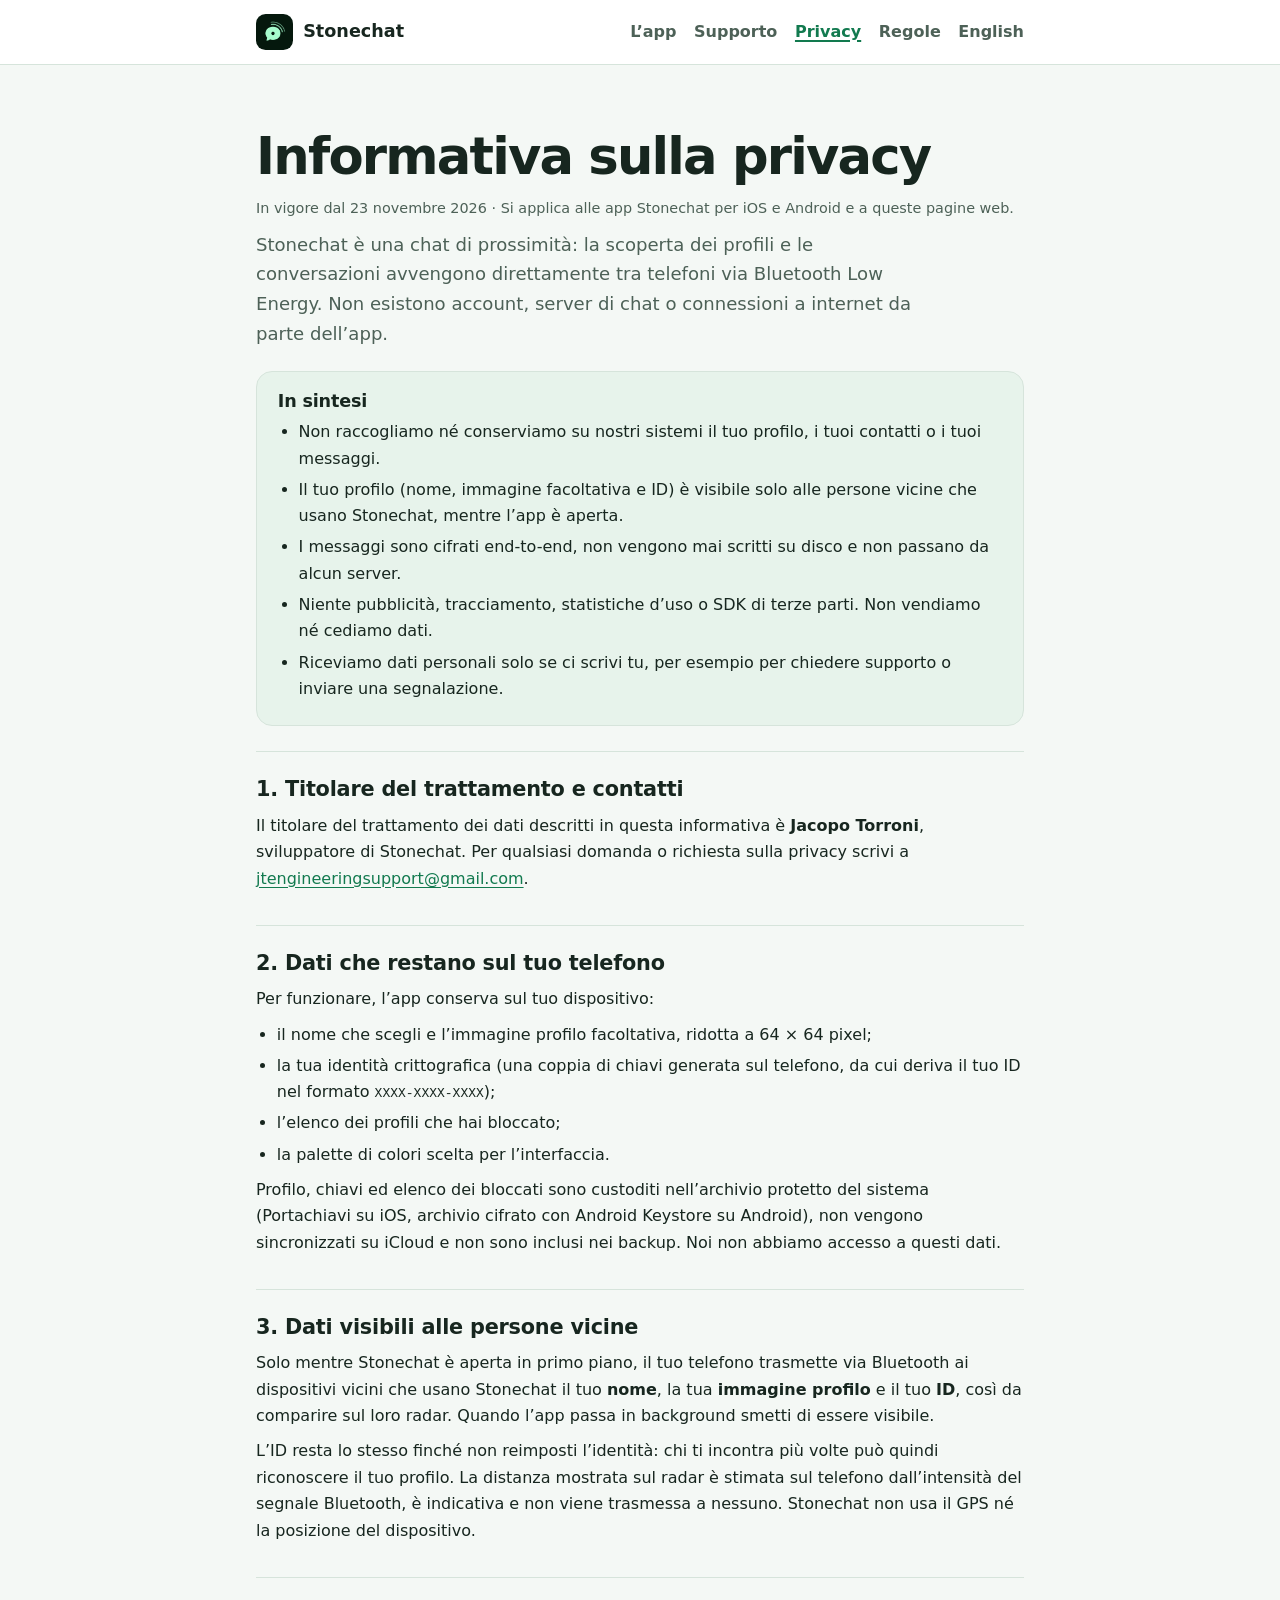
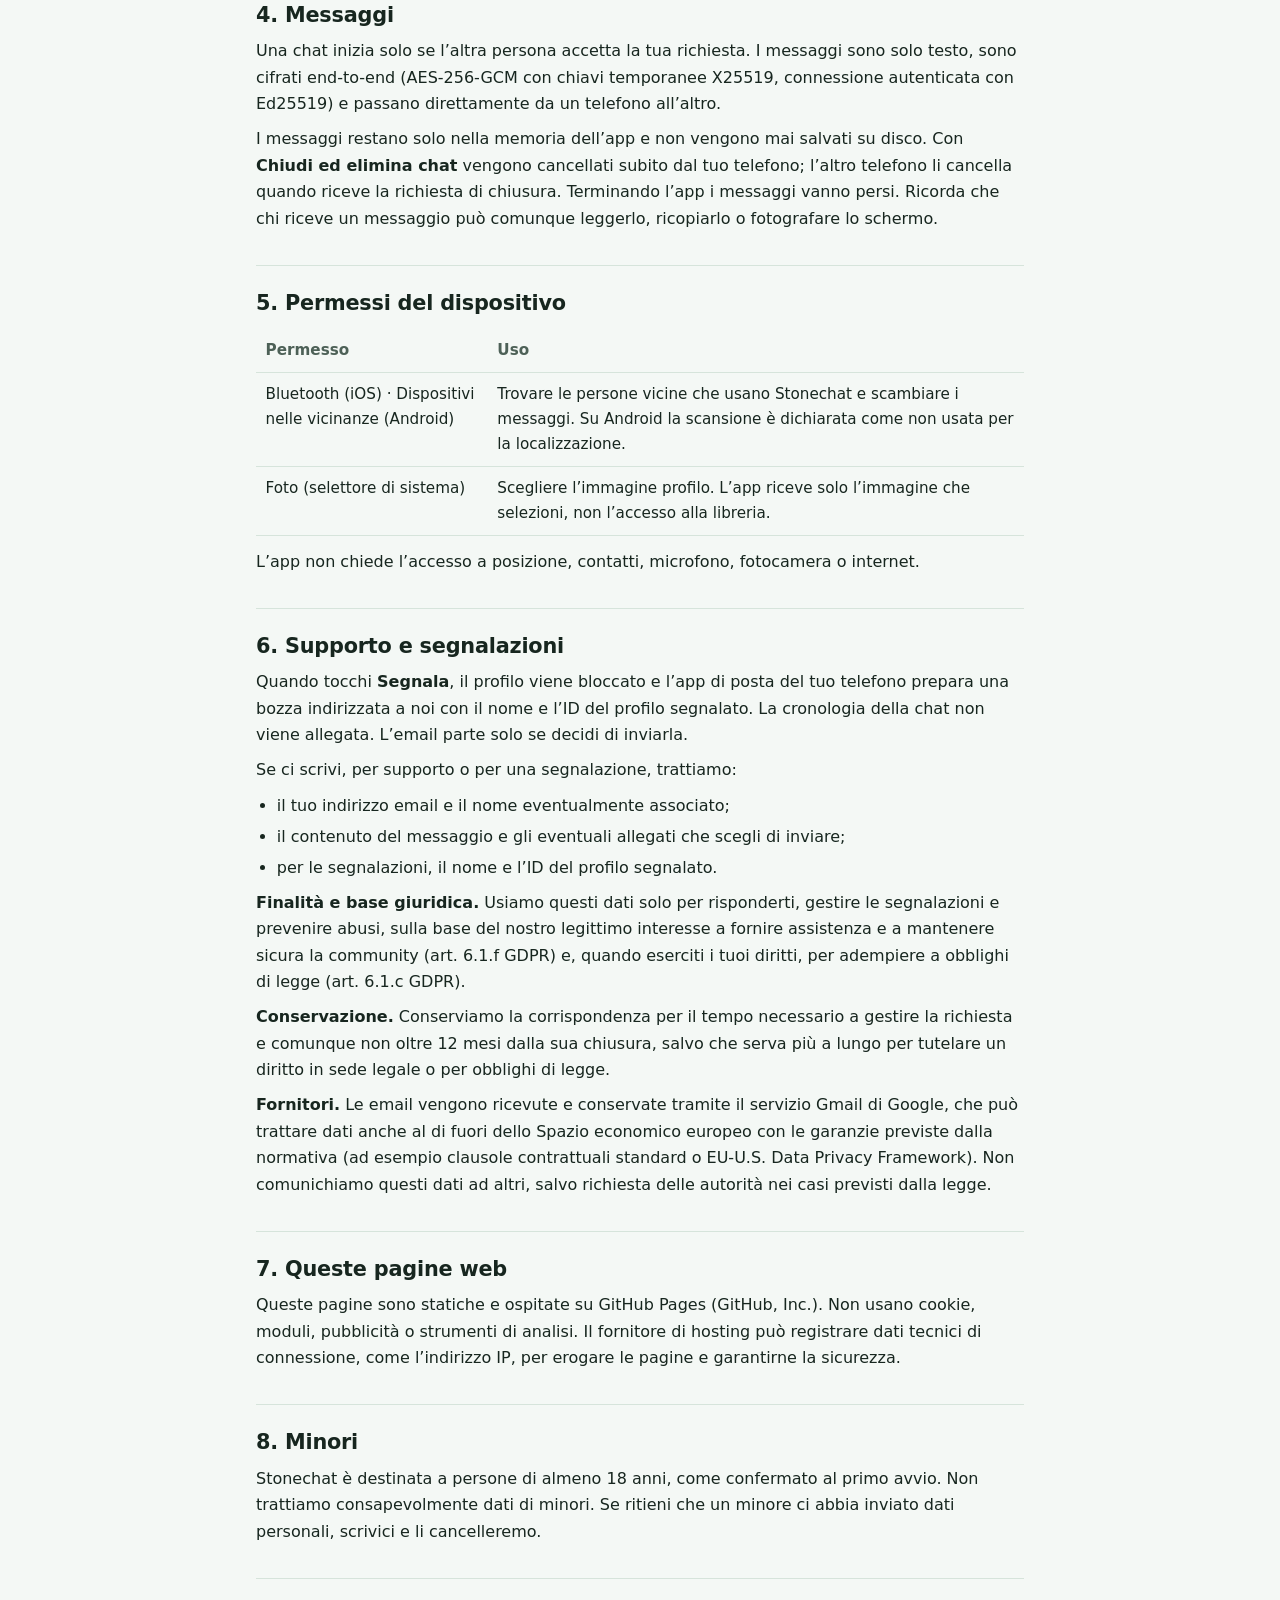
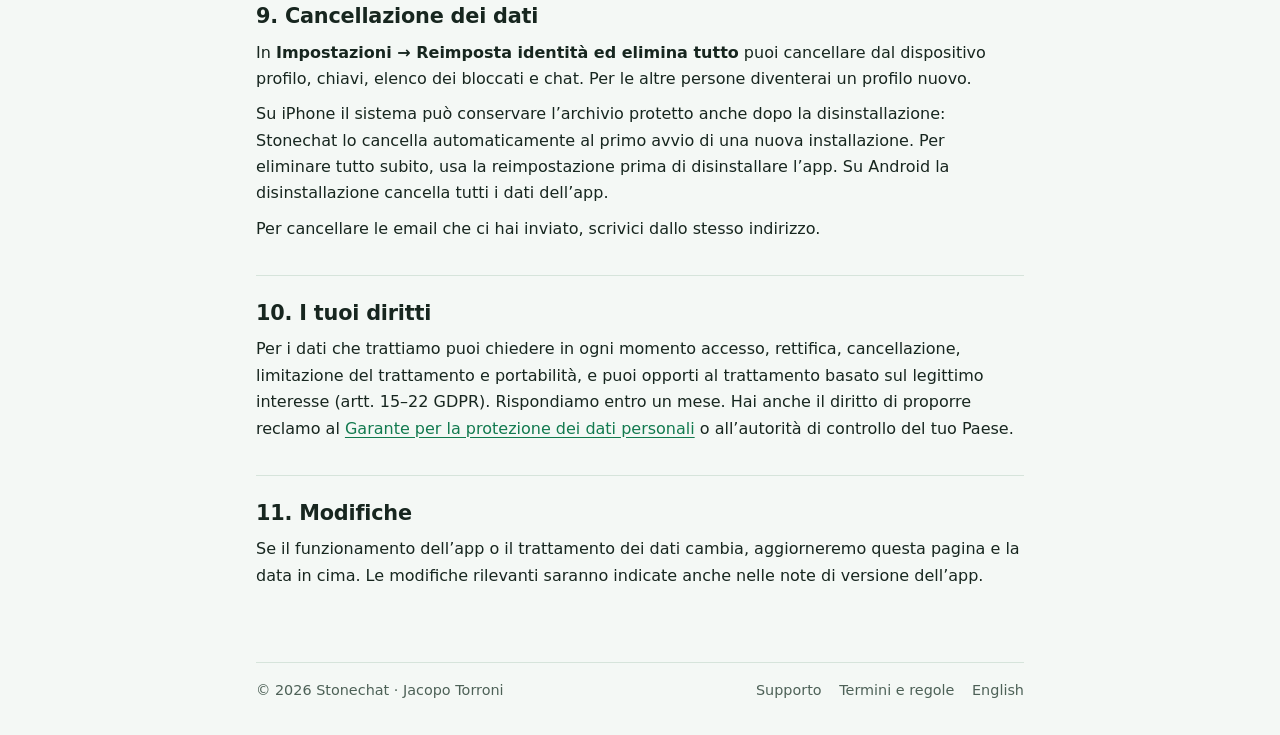
<file: privacy.html>
<!doctype html>
<html lang="it">
<head>
  <meta charset="utf-8">
  <meta name="viewport" content="width=device-width, initial-scale=1">
  <title>Informativa sulla privacy · Stonechat</title>
  <meta name="description" content="Come Stonechat tratta profilo, messaggi via Bluetooth, segnalazioni e richieste di supporto. Nessun account, nessun server, nessun tracciamento.">
  <link rel="icon" href="icona.png" type="image/png">
  <link rel="apple-touch-icon" href="icona.png">
  <link rel="alternate" hreflang="it" href="https://dm1l1t0.github.io/stonechat_support/privacy.html">
  <link rel="alternate" hreflang="en" href="https://dm1l1t0.github.io/stonechat_support/en/privacy.html">
  <link rel="alternate" hreflang="x-default" href="https://dm1l1t0.github.io/stonechat_support/en/privacy.html">
  <link rel="stylesheet" href="stile.css">
</head>
<body>
  <a class="skip" href="#contenuto">Vai al contenuto</a>
  <header><div class="shell">
    <a class="brand" href="index.html"><img src="icona.png" alt="">Stonechat</a>
    <nav aria-label="Pagine di Stonechat">
      <a href="index.html">L’app</a>
      <a href="supporto.html">Supporto</a>
      <a href="privacy.html" aria-current="page">Privacy</a>
      <a href="regole.html">Regole</a>
      <a href="en/privacy.html" lang="en" hreflang="en">English</a>
    </nav>
  </div></header>

  <main id="contenuto" class="shell">
    <h1>Informativa sulla privacy</h1>
    <p class="meta">In vigore dal 23 novembre 2026 · Si applica alle app Stonechat per iOS e Android e a queste pagine web.</p>
    <p class="intro">Stonechat è una chat di prossimità: la scoperta dei profili e le conversazioni avvengono direttamente tra telefoni via Bluetooth Low Energy. Non esistono account, server di chat o connessioni a internet da parte dell’app.</p>

    <div class="card">
      <h2>In sintesi</h2>
      <ul>
        <li>Non raccogliamo né conserviamo su nostri sistemi il tuo profilo, i tuoi contatti o i tuoi messaggi.</li>
        <li>Il tuo profilo (nome, immagine facoltativa e ID) è visibile solo alle persone vicine che usano Stonechat, mentre l’app è aperta.</li>
        <li>I messaggi sono cifrati end-to-end, non vengono mai scritti su disco e non passano da alcun server.</li>
        <li>Niente pubblicità, tracciamento, statistiche d’uso o SDK di terze parti. Non vendiamo né cediamo dati.</li>
        <li>Riceviamo dati personali solo se ci scrivi tu, per esempio per chiedere supporto o inviare una segnalazione.</li>
      </ul>
    </div>

    <section>
      <h2>1. Titolare del trattamento e contatti</h2>
      <p>Il titolare del trattamento dei dati descritti in questa informativa è <strong>Jacopo Torroni</strong>, sviluppatore di Stonechat. Per qualsiasi domanda o richiesta sulla privacy scrivi a <a href="mailto:jtengineeringsupport@gmail.com?subject=Privacy%20Stonechat">jtengineeringsupport@gmail.com</a>.</p>
    </section>

    <section>
      <h2>2. Dati che restano sul tuo telefono</h2>
      <p>Per funzionare, l’app conserva sul tuo dispositivo:</p>
      <ul>
        <li>il nome che scegli e l’immagine profilo facoltativa, ridotta a 64 × 64 pixel;</li>
        <li>la tua identità crittografica (una coppia di chiavi generata sul telefono, da cui deriva il tuo ID nel formato <code>XXXX-XXXX-XXXX</code>);</li>
        <li>l’elenco dei profili che hai bloccato;</li>
        <li>la palette di colori scelta per l’interfaccia.</li>
      </ul>
      <p>Profilo, chiavi ed elenco dei bloccati sono custoditi nell’archivio protetto del sistema (Portachiavi su iOS, archivio cifrato con Android Keystore su Android), non vengono sincronizzati su iCloud e non sono inclusi nei backup. Noi non abbiamo accesso a questi dati.</p>
    </section>

    <section>
      <h2>3. Dati visibili alle persone vicine</h2>
      <p>Solo mentre Stonechat è aperta in primo piano, il tuo telefono trasmette via Bluetooth ai dispositivi vicini che usano Stonechat il tuo <strong>nome</strong>, la tua <strong>immagine profilo</strong> e il tuo <strong>ID</strong>, così da comparire sul loro radar. Quando l’app passa in background smetti di essere visibile.</p>
      <p>L’ID resta lo stesso finché non reimposti l’identità: chi ti incontra più volte può quindi riconoscere il tuo profilo. La distanza mostrata sul radar è stimata sul telefono dall’intensità del segnale Bluetooth, è indicativa e non viene trasmessa a nessuno. Stonechat non usa il GPS né la posizione del dispositivo.</p>
    </section>

    <section>
      <h2>4. Messaggi</h2>
      <p>Una chat inizia solo se l’altra persona accetta la tua richiesta. I messaggi sono solo testo, sono cifrati end-to-end (AES-256-GCM con chiavi temporanee X25519, connessione autenticata con Ed25519) e passano direttamente da un telefono all’altro.</p>
      <p>I messaggi restano solo nella memoria dell’app e non vengono mai salvati su disco. Con <strong>Chiudi ed elimina chat</strong> vengono cancellati subito dal tuo telefono; l’altro telefono li cancella quando riceve la richiesta di chiusura. Terminando l’app i messaggi vanno persi. Ricorda che chi riceve un messaggio può comunque leggerlo, ricopiarlo o fotografare lo schermo.</p>
    </section>

    <section>
      <h2>5. Permessi del dispositivo</h2>
      <table>
        <thead><tr><th scope="col">Permesso</th><th scope="col">Uso</th></tr></thead>
        <tbody>
          <tr><td>Bluetooth (iOS) · Dispositivi nelle vicinanze (Android)</td><td>Trovare le persone vicine che usano Stonechat e scambiare i messaggi. Su Android la scansione è dichiarata come non usata per la localizzazione.</td></tr>
          <tr><td>Foto (selettore di sistema)</td><td>Scegliere l’immagine profilo. L’app riceve solo l’immagine che selezioni, non l’accesso alla libreria.</td></tr>
        </tbody>
      </table>
      <p>L’app non chiede l’accesso a posizione, contatti, microfono, fotocamera o internet.</p>
    </section>

    <section>
      <h2>6. Supporto e segnalazioni</h2>
      <p>Quando tocchi <strong>Segnala</strong>, il profilo viene bloccato e l’app di posta del tuo telefono prepara una bozza indirizzata a noi con il nome e l’ID del profilo segnalato. La cronologia della chat non viene allegata. L’email parte solo se decidi di inviarla.</p>
      <p>Se ci scrivi, per supporto o per una segnalazione, trattiamo:</p>
      <ul>
        <li>il tuo indirizzo email e il nome eventualmente associato;</li>
        <li>il contenuto del messaggio e gli eventuali allegati che scegli di inviare;</li>
        <li>per le segnalazioni, il nome e l’ID del profilo segnalato.</li>
      </ul>
      <p><strong>Finalità e base giuridica.</strong> Usiamo questi dati solo per risponderti, gestire le segnalazioni e prevenire abusi, sulla base del nostro legittimo interesse a fornire assistenza e a mantenere sicura la community (art. 6.1.f GDPR) e, quando eserciti i tuoi diritti, per adempiere a obblighi di legge (art. 6.1.c GDPR).</p>
      <p><strong>Conservazione.</strong> Conserviamo la corrispondenza per il tempo necessario a gestire la richiesta e comunque non oltre 12 mesi dalla sua chiusura, salvo che serva più a lungo per tutelare un diritto in sede legale o per obblighi di legge.</p>
      <p><strong>Fornitori.</strong> Le email vengono ricevute e conservate tramite il servizio Gmail di Google, che può trattare dati anche al di fuori dello Spazio economico europeo con le garanzie previste dalla normativa (ad esempio clausole contrattuali standard o EU-U.S. Data Privacy Framework). Non comunichiamo questi dati ad altri, salvo richiesta delle autorità nei casi previsti dalla legge.</p>
    </section>

    <section>
      <h2>7. Queste pagine web</h2>
      <p>Queste pagine sono statiche e ospitate su GitHub Pages (GitHub, Inc.). Non usano cookie, moduli, pubblicità o strumenti di analisi. Il fornitore di hosting può registrare dati tecnici di connessione, come l’indirizzo IP, per erogare le pagine e garantirne la sicurezza.</p>
    </section>

    <section>
      <h2>8. Minori</h2>
      <p>Stonechat è destinata a persone di almeno 18 anni, come confermato al primo avvio. Non trattiamo consapevolmente dati di minori. Se ritieni che un minore ci abbia inviato dati personali, scrivici e li cancelleremo.</p>
    </section>

    <section>
      <h2>9. Cancellazione dei dati</h2>
      <p>In <strong>Impostazioni → Reimposta identità ed elimina tutto</strong> puoi cancellare dal dispositivo profilo, chiavi, elenco dei bloccati e chat. Per le altre persone diventerai un profilo nuovo.</p>
      <p>Su iPhone il sistema può conservare l’archivio protetto anche dopo la disinstallazione: Stonechat lo cancella automaticamente al primo avvio di una nuova installazione. Per eliminare tutto subito, usa la reimpostazione prima di disinstallare l’app. Su Android la disinstallazione cancella tutti i dati dell’app.</p>
      <p>Per cancellare le email che ci hai inviato, scrivici dallo stesso indirizzo.</p>
    </section>

    <section>
      <h2>10. I tuoi diritti</h2>
      <p>Per i dati che trattiamo puoi chiedere in ogni momento accesso, rettifica, cancellazione, limitazione del trattamento e portabilità, e puoi opporti al trattamento basato sul legittimo interesse (artt. 15–22 GDPR). Rispondiamo entro un mese. Hai anche il diritto di proporre reclamo al <a href="https://www.garanteprivacy.it">Garante per la protezione dei dati personali</a> o all’autorità di controllo del tuo Paese.</p>
    </section>

    <section>
      <h2>11. Modifiche</h2>
      <p>Se il funzionamento dell’app o il trattamento dei dati cambia, aggiorneremo questa pagina e la data in cima. Le modifiche rilevanti saranno indicate anche nelle note di versione dell’app.</p>
    </section>

  </main>

  <footer><div class="shell">
    <span>© 2026 Stonechat · Jacopo Torroni</span>
    <nav aria-label="Link legali"><a href="supporto.html">Supporto</a><a href="regole.html">Termini e regole</a><a href="en/privacy.html" lang="en" hreflang="en">English</a></nav>
  </div></footer>
</body>
</html>
</file>
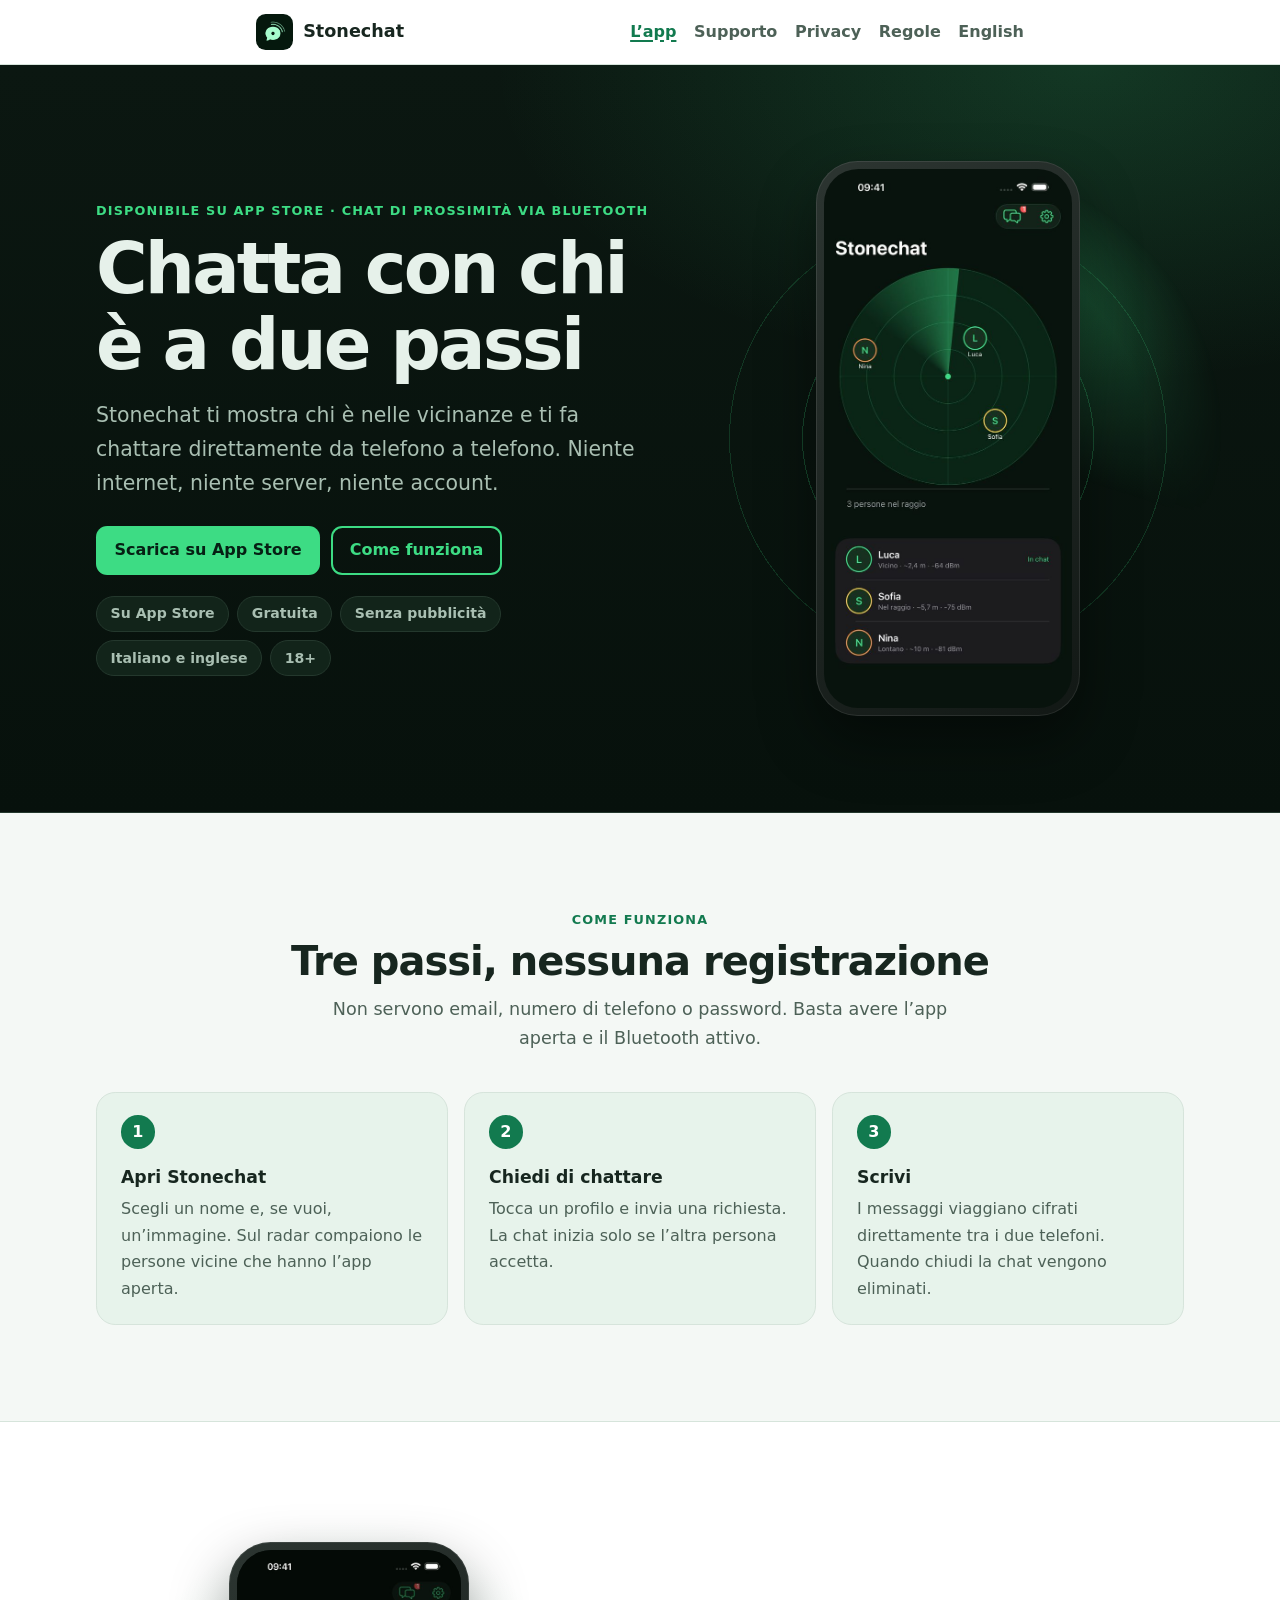
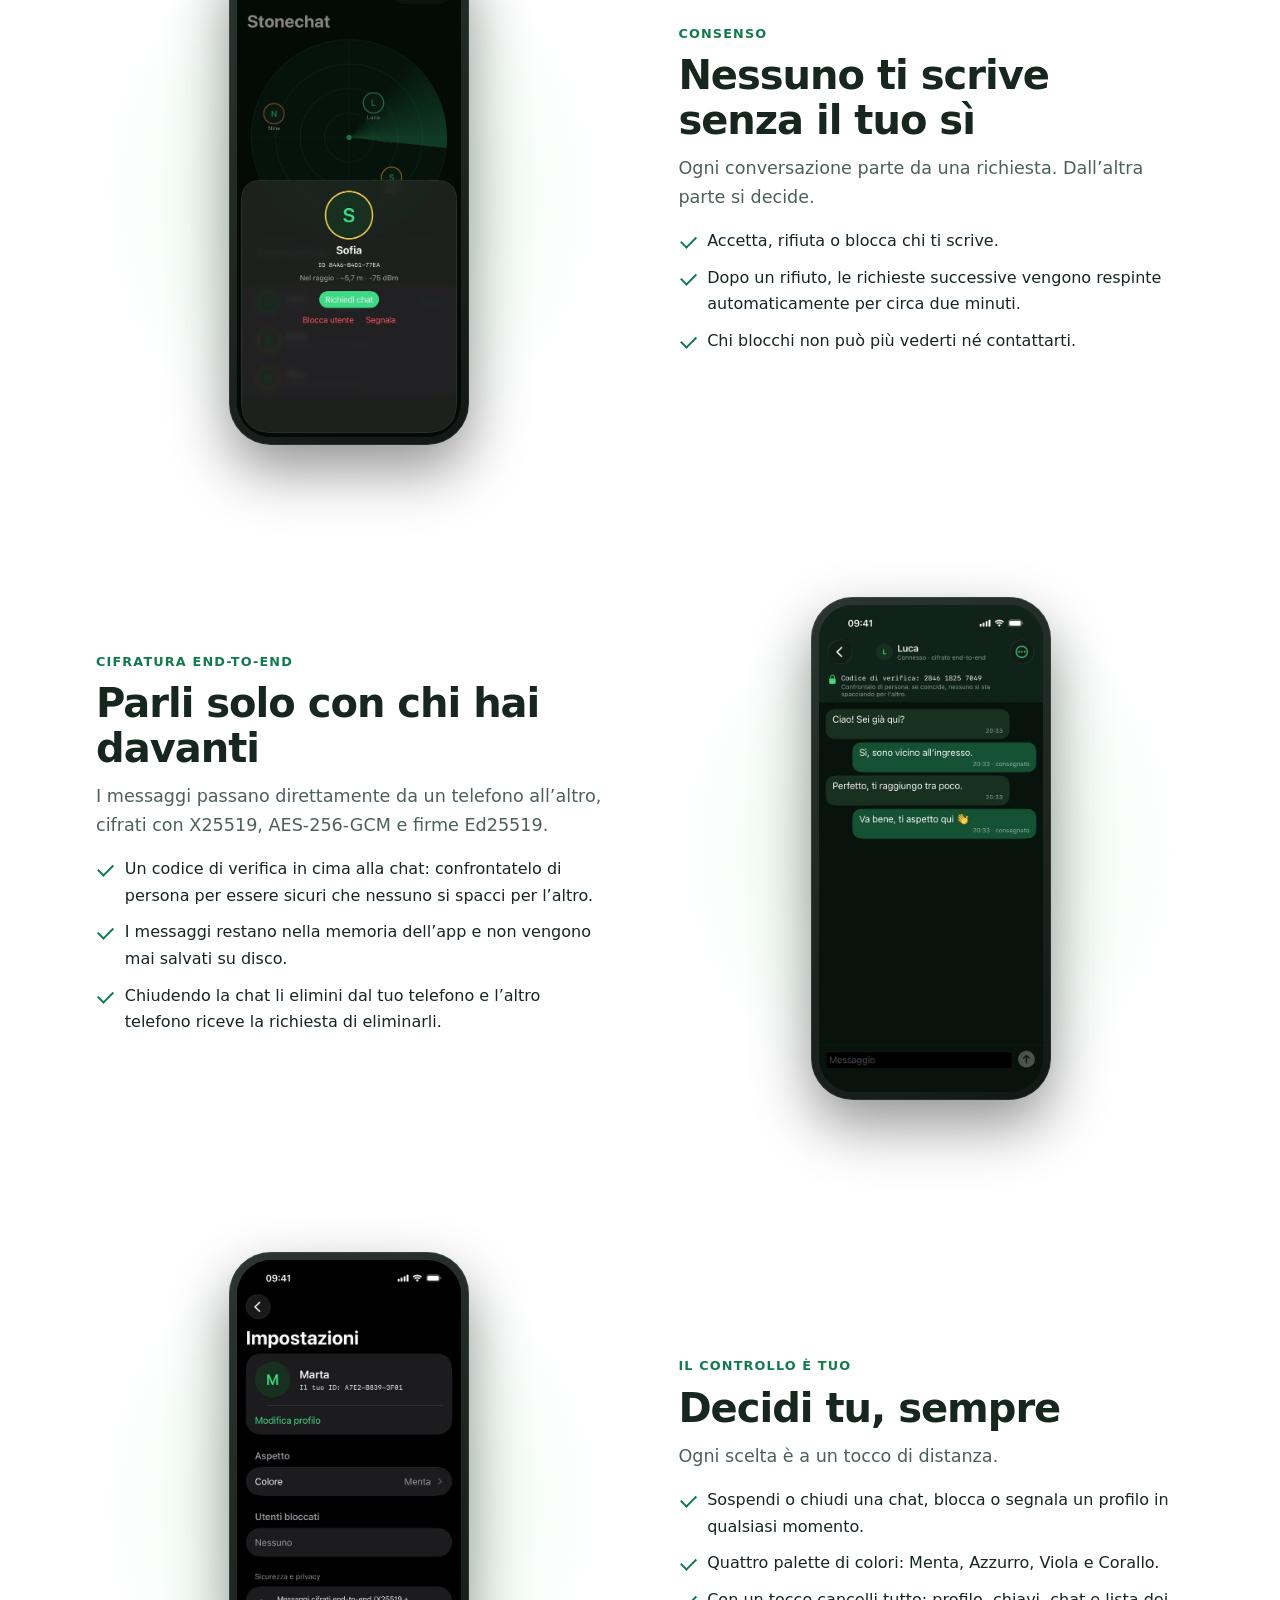
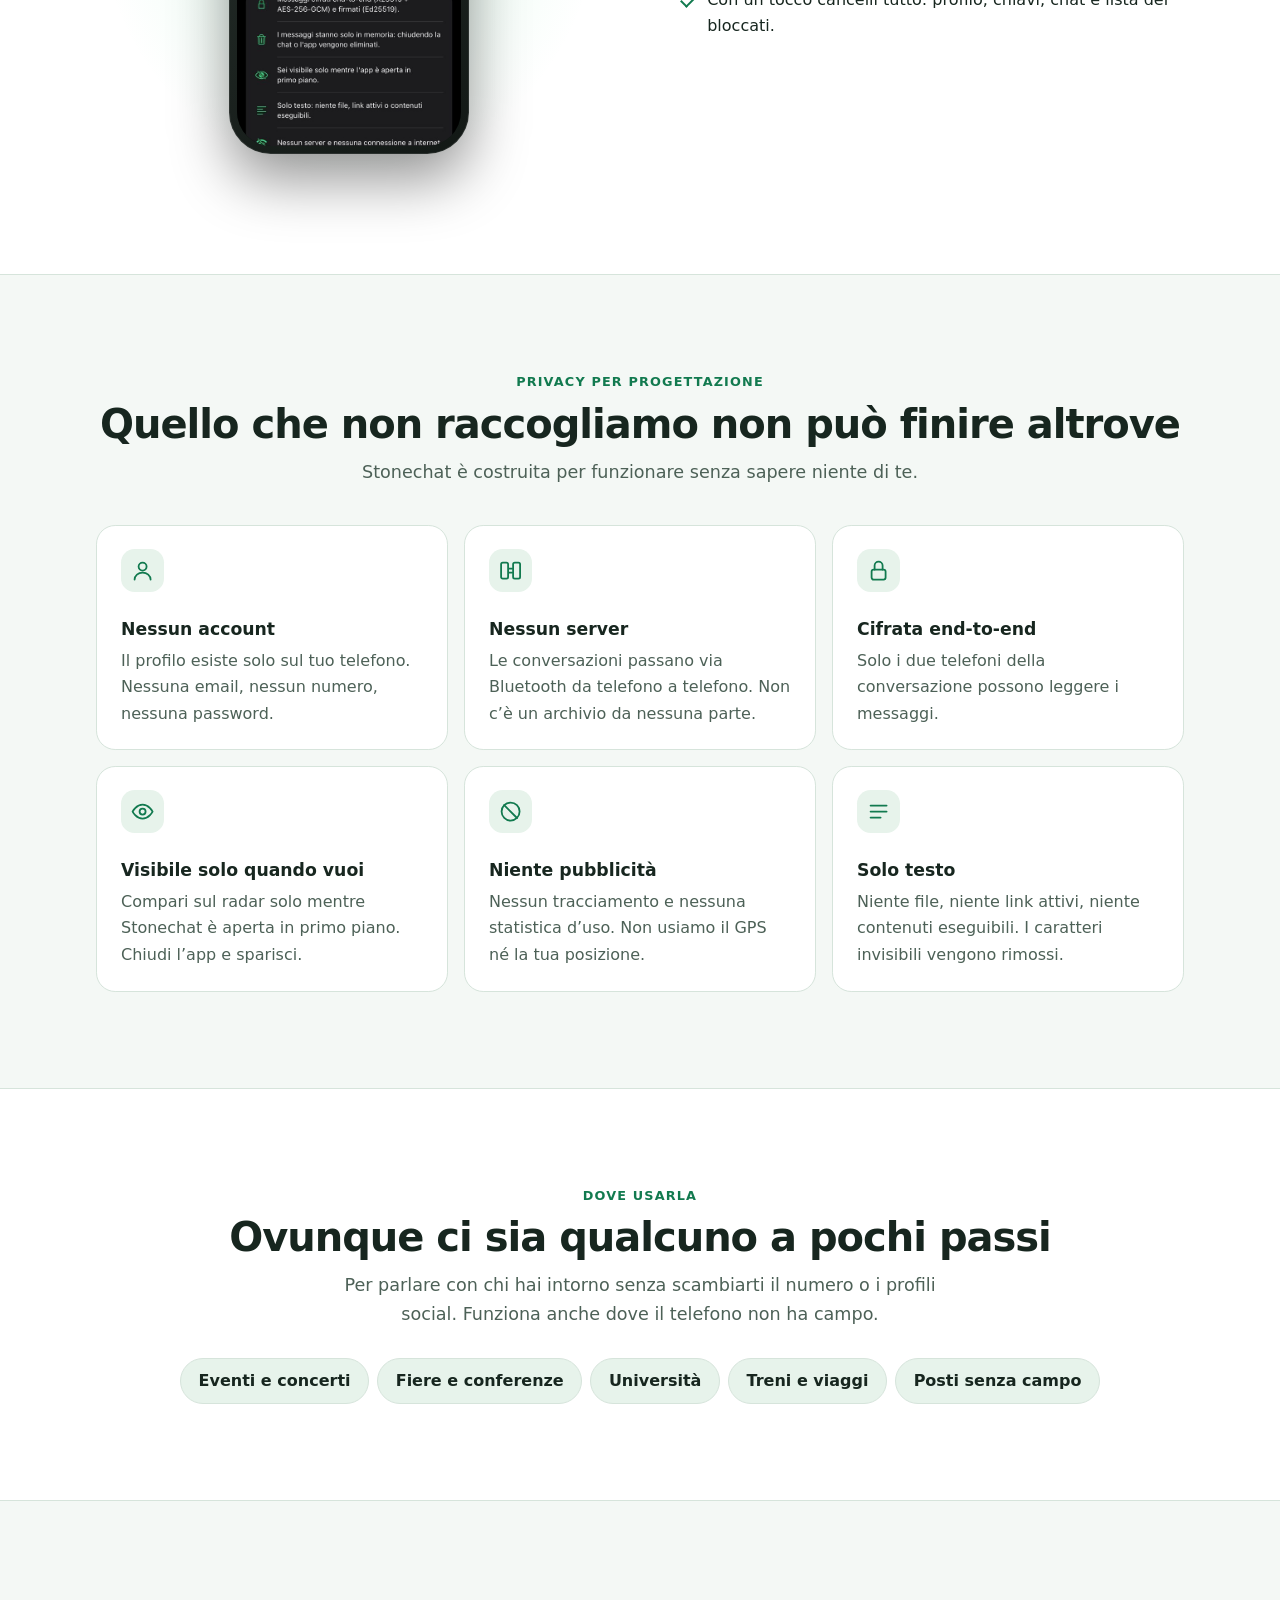
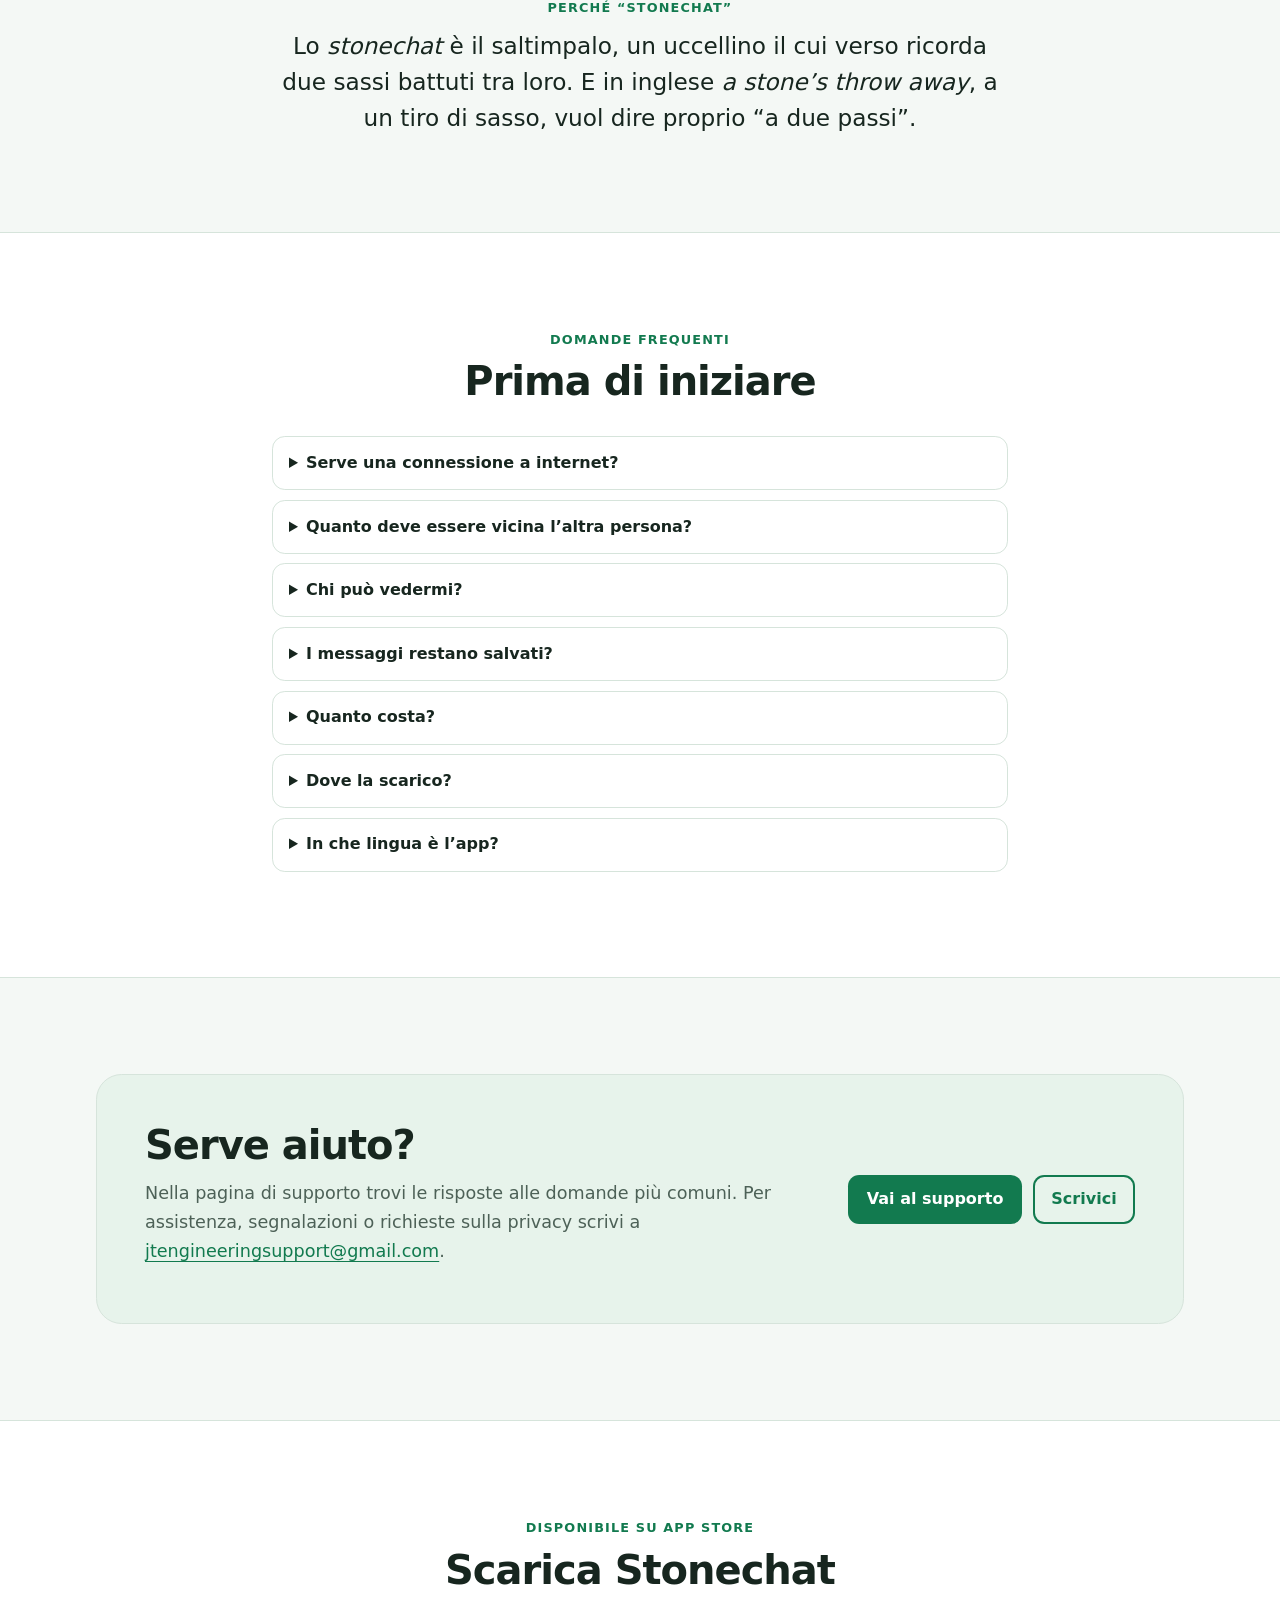
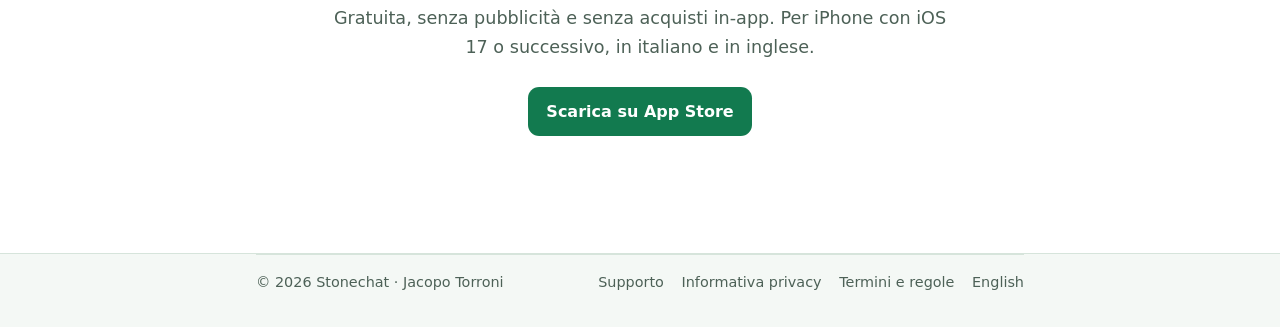
<file: prodotto.html>
<!doctype html>
<html lang="it">
<head>
  <meta charset="utf-8">
  <meta name="viewport" content="width=device-width, initial-scale=1">
  <title>Stonechat</title>
  <meta name="robots" content="noindex">
  <meta http-equiv="refresh" content="0; url=./">
  <link rel="canonical" href="https://dm1l1t0.github.io/stonechat_support/">
</head>
<body>
  <!-- La pagina prodotto ora è la home (index.html). Questo file resta solo perché il vecchio indirizzo
       prodotto.html continui a funzionare (per esempio se è già stato inserito in App Store Connect). -->
  <p>La pagina di Stonechat si è spostata: <a href="./">vai alla pagina dell’app</a>.</p>
</body>
</html>
</file>
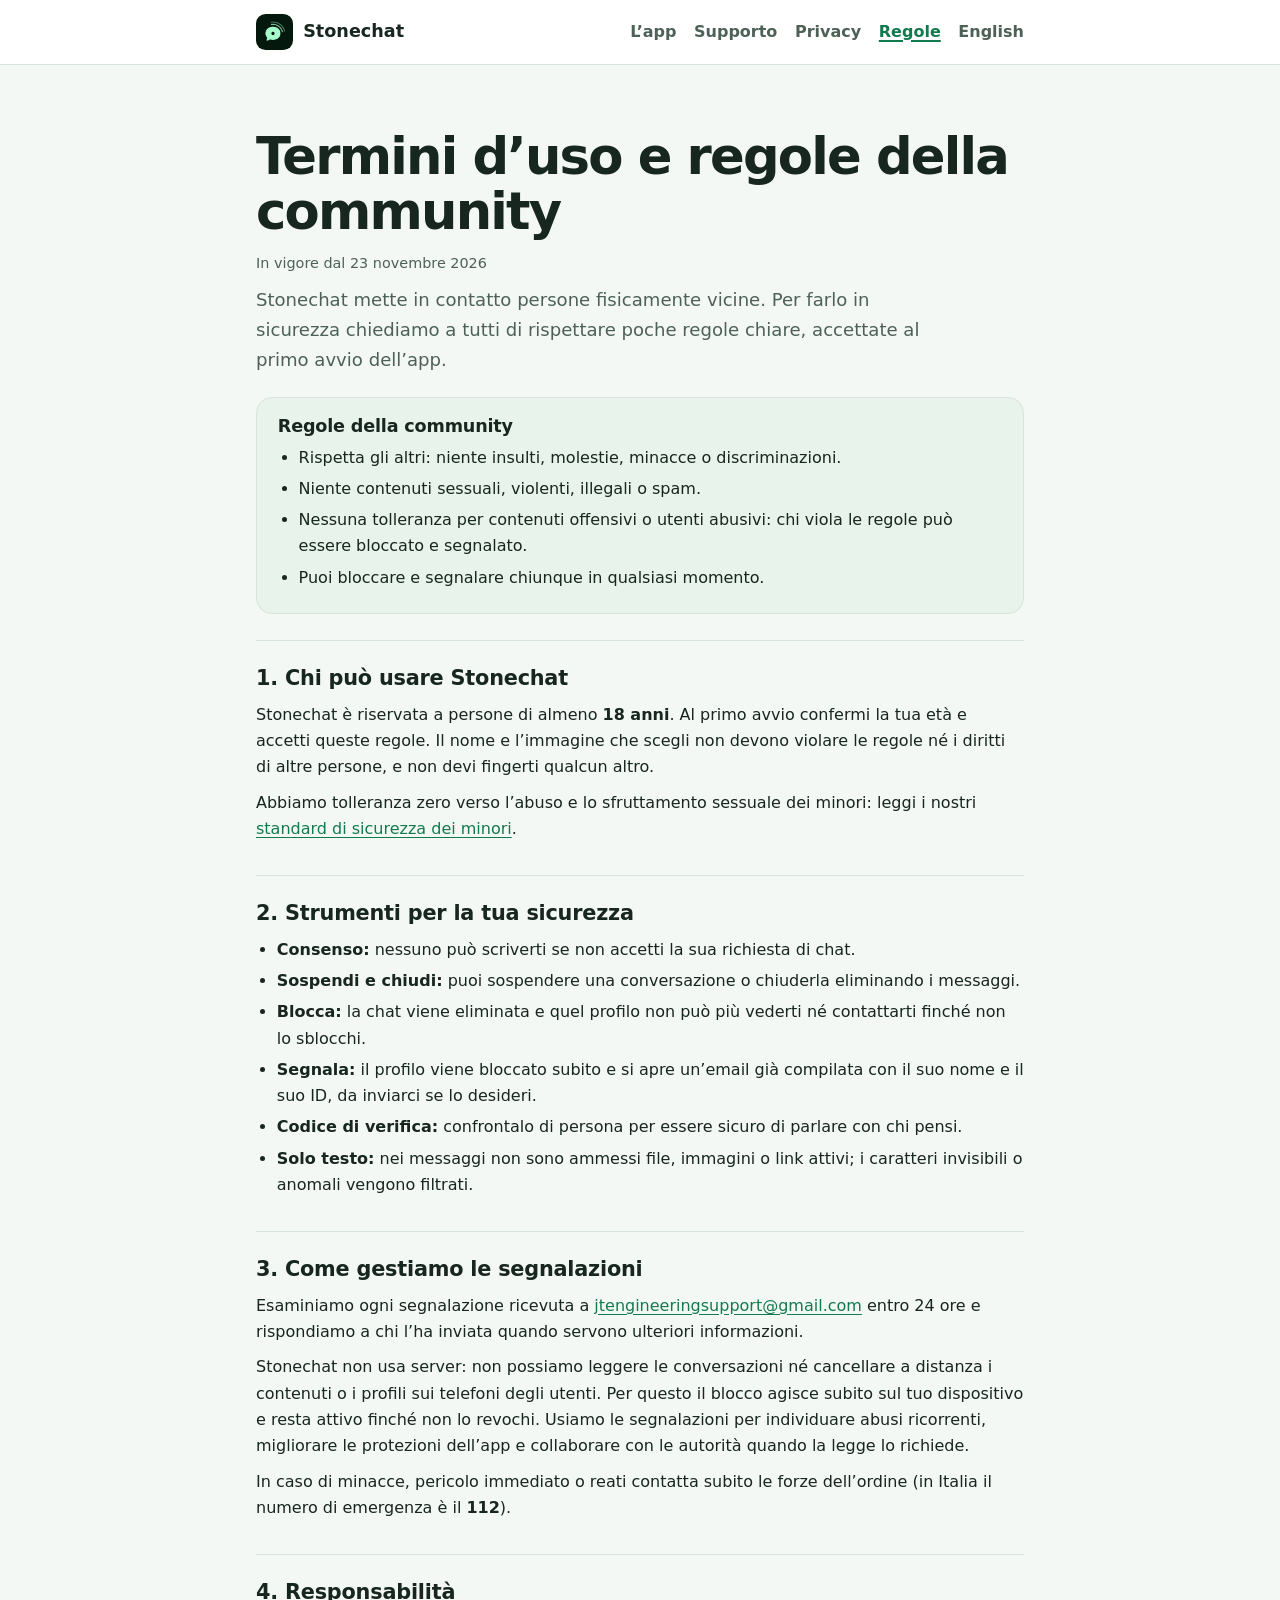
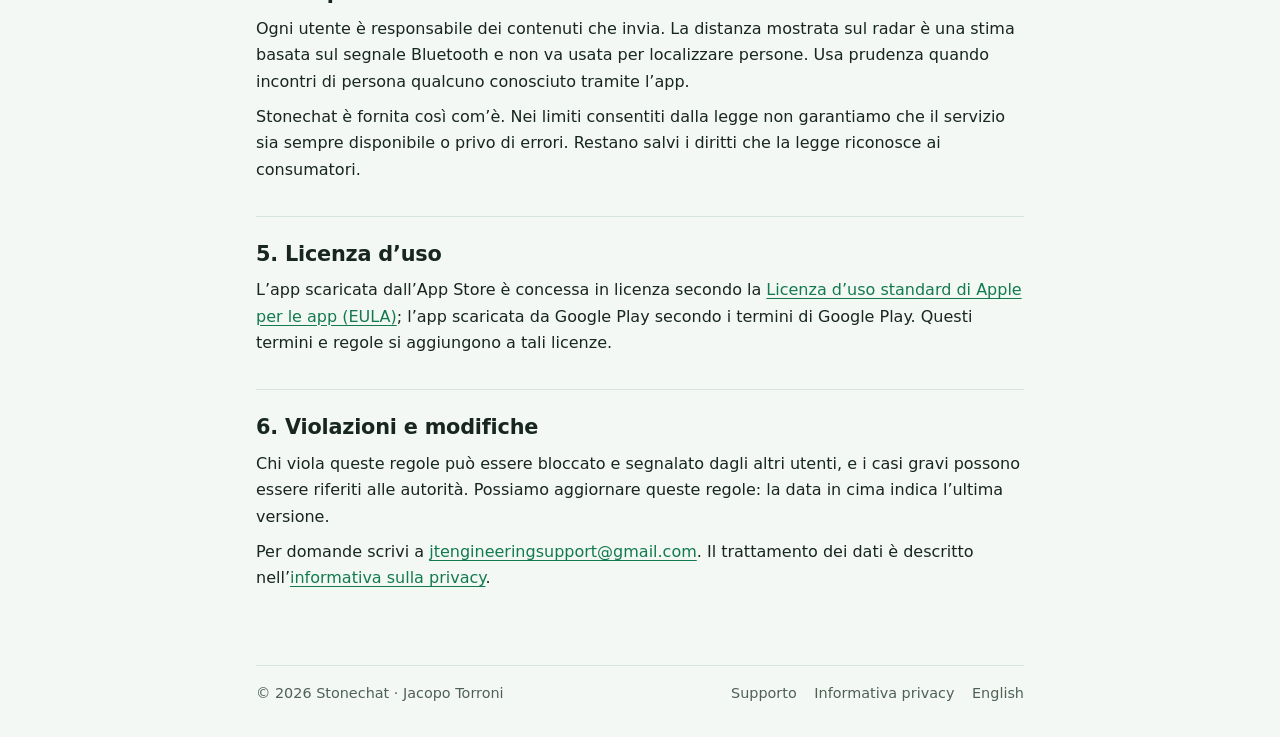
<file: regole.html>
<!doctype html>
<html lang="it">
<head>
  <meta charset="utf-8">
  <meta name="viewport" content="width=device-width, initial-scale=1">
  <title>Termini d’uso e regole della community · Stonechat</title>
  <meta name="description" content="Regole della community, requisiti d’età, blocco e segnalazioni in Stonechat.">
  <link rel="icon" href="icona.png" type="image/png">
  <link rel="apple-touch-icon" href="icona.png">
  <link rel="alternate" hreflang="it" href="https://dm1l1t0.github.io/stonechat_support/regole.html">
  <link rel="alternate" hreflang="en" href="https://dm1l1t0.github.io/stonechat_support/en/terms.html">
  <link rel="alternate" hreflang="x-default" href="https://dm1l1t0.github.io/stonechat_support/en/terms.html">
  <link rel="stylesheet" href="stile.css">
</head>
<body>
  <a class="skip" href="#contenuto">Vai al contenuto</a>
  <header><div class="shell">
    <a class="brand" href="index.html"><img src="icona.png" alt="">Stonechat</a>
    <nav aria-label="Pagine di Stonechat">
      <a href="index.html">L’app</a>
      <a href="supporto.html">Supporto</a>
      <a href="privacy.html">Privacy</a>
      <a href="regole.html" aria-current="page">Regole</a>
      <a href="en/terms.html" lang="en" hreflang="en">English</a>
    </nav>
  </div></header>

  <main id="contenuto" class="shell">
    <h1>Termini d’uso e regole della community</h1>
    <p class="meta">In vigore dal 23 novembre 2026</p>
    <p class="intro">Stonechat mette in contatto persone fisicamente vicine. Per farlo in sicurezza chiediamo a tutti di rispettare poche regole chiare, accettate al primo avvio dell’app.</p>

    <div class="card">
      <h2>Regole della community</h2>
      <ul>
        <li>Rispetta gli altri: niente insulti, molestie, minacce o discriminazioni.</li>
        <li>Niente contenuti sessuali, violenti, illegali o spam.</li>
        <li>Nessuna tolleranza per contenuti offensivi o utenti abusivi: chi viola le regole può essere bloccato e segnalato.</li>
        <li>Puoi bloccare e segnalare chiunque in qualsiasi momento.</li>
      </ul>
    </div>

    <section>
      <h2>1. Chi può usare Stonechat</h2>
      <p>Stonechat è riservata a persone di almeno <strong>18 anni</strong>. Al primo avvio confermi la tua età e accetti queste regole. Il nome e l’immagine che scegli non devono violare le regole né i diritti di altre persone, e non devi fingerti qualcun altro.</p>
      <p>Abbiamo tolleranza zero verso l’abuso e lo sfruttamento sessuale dei minori: leggi i nostri <a href="sicurezza-minori.html">standard di sicurezza dei minori</a>.</p>
    </section>

    <section>
      <h2>2. Strumenti per la tua sicurezza</h2>
      <ul>
        <li><strong>Consenso:</strong> nessuno può scriverti se non accetti la sua richiesta di chat.</li>
        <li><strong>Sospendi e chiudi:</strong> puoi sospendere una conversazione o chiuderla eliminando i messaggi.</li>
        <li><strong>Blocca:</strong> la chat viene eliminata e quel profilo non può più vederti né contattarti finché non lo sblocchi.</li>
        <li><strong>Segnala:</strong> il profilo viene bloccato subito e si apre un’email già compilata con il suo nome e il suo ID, da inviarci se lo desideri.</li>
        <li><strong>Codice di verifica:</strong> confrontalo di persona per essere sicuro di parlare con chi pensi.</li>
        <li><strong>Solo testo:</strong> nei messaggi non sono ammessi file, immagini o link attivi; i caratteri invisibili o anomali vengono filtrati.</li>
      </ul>
    </section>

    <section>
      <h2>3. Come gestiamo le segnalazioni</h2>
      <p>Esaminiamo ogni segnalazione ricevuta a <a href="mailto:jtengineeringsupport@gmail.com?subject=Segnalazione%20Stonechat">jtengineeringsupport@gmail.com</a> entro 24 ore e rispondiamo a chi l’ha inviata quando servono ulteriori informazioni.</p>
      <p>Stonechat non usa server: non possiamo leggere le conversazioni né cancellare a distanza i contenuti o i profili sui telefoni degli utenti. Per questo il blocco agisce subito sul tuo dispositivo e resta attivo finché non lo revochi. Usiamo le segnalazioni per individuare abusi ricorrenti, migliorare le protezioni dell’app e collaborare con le autorità quando la legge lo richiede.</p>
      <p>In caso di minacce, pericolo immediato o reati contatta subito le forze dell’ordine (in Italia il numero di emergenza è il <strong>112</strong>).</p>
    </section>

    <section>
      <h2>4. Responsabilità</h2>
      <p>Ogni utente è responsabile dei contenuti che invia. La distanza mostrata sul radar è una stima basata sul segnale Bluetooth e non va usata per localizzare persone. Usa prudenza quando incontri di persona qualcuno conosciuto tramite l’app.</p>
      <p>Stonechat è fornita così com’è. Nei limiti consentiti dalla legge non garantiamo che il servizio sia sempre disponibile o privo di errori. Restano salvi i diritti che la legge riconosce ai consumatori.</p>
    </section>

    <section>
      <h2>5. Licenza d’uso</h2>
      <p>L’app scaricata dall’App Store è concessa in licenza secondo la <a href="https://www.apple.com/legal/internet-services/itunes/dev/stdeula/">Licenza d’uso standard di Apple per le app (EULA)</a>; l’app scaricata da Google Play secondo i termini di Google Play. Questi termini e regole si aggiungono a tali licenze.</p>
    </section>

    <section>
      <h2>6. Violazioni e modifiche</h2>
      <p>Chi viola queste regole può essere bloccato e segnalato dagli altri utenti, e i casi gravi possono essere riferiti alle autorità. Possiamo aggiornare queste regole: la data in cima indica l’ultima versione.</p>
      <p>Per domande scrivi a <a href="mailto:jtengineeringsupport@gmail.com">jtengineeringsupport@gmail.com</a>. Il trattamento dei dati è descritto nell’<a href="privacy.html">informativa sulla privacy</a>.</p>
    </section>

  </main>

  <footer><div class="shell">
    <span>© 2026 Stonechat · Jacopo Torroni</span>
    <nav aria-label="Link legali"><a href="supporto.html">Supporto</a><a href="privacy.html">Informativa privacy</a><a href="en/terms.html" lang="en" hreflang="en">English</a></nav>
  </div></footer>
</body>
</html>
</file>
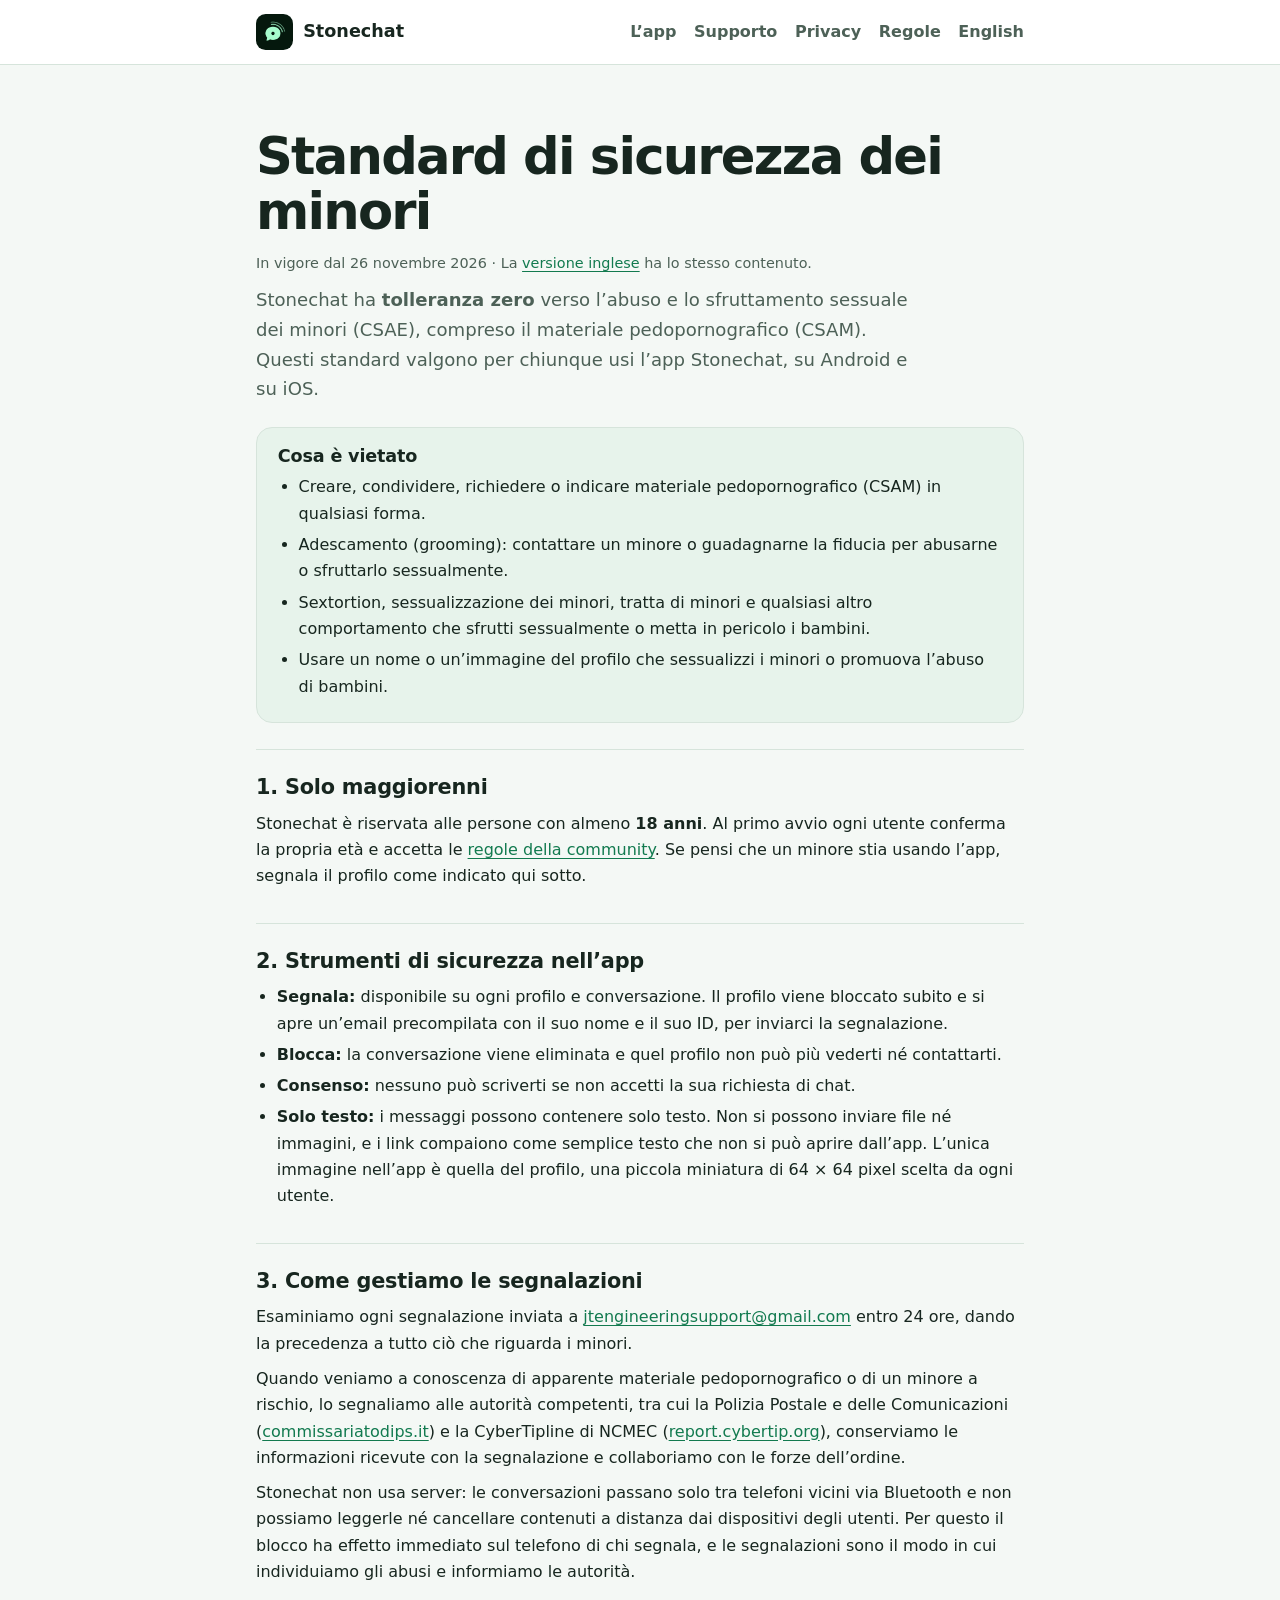
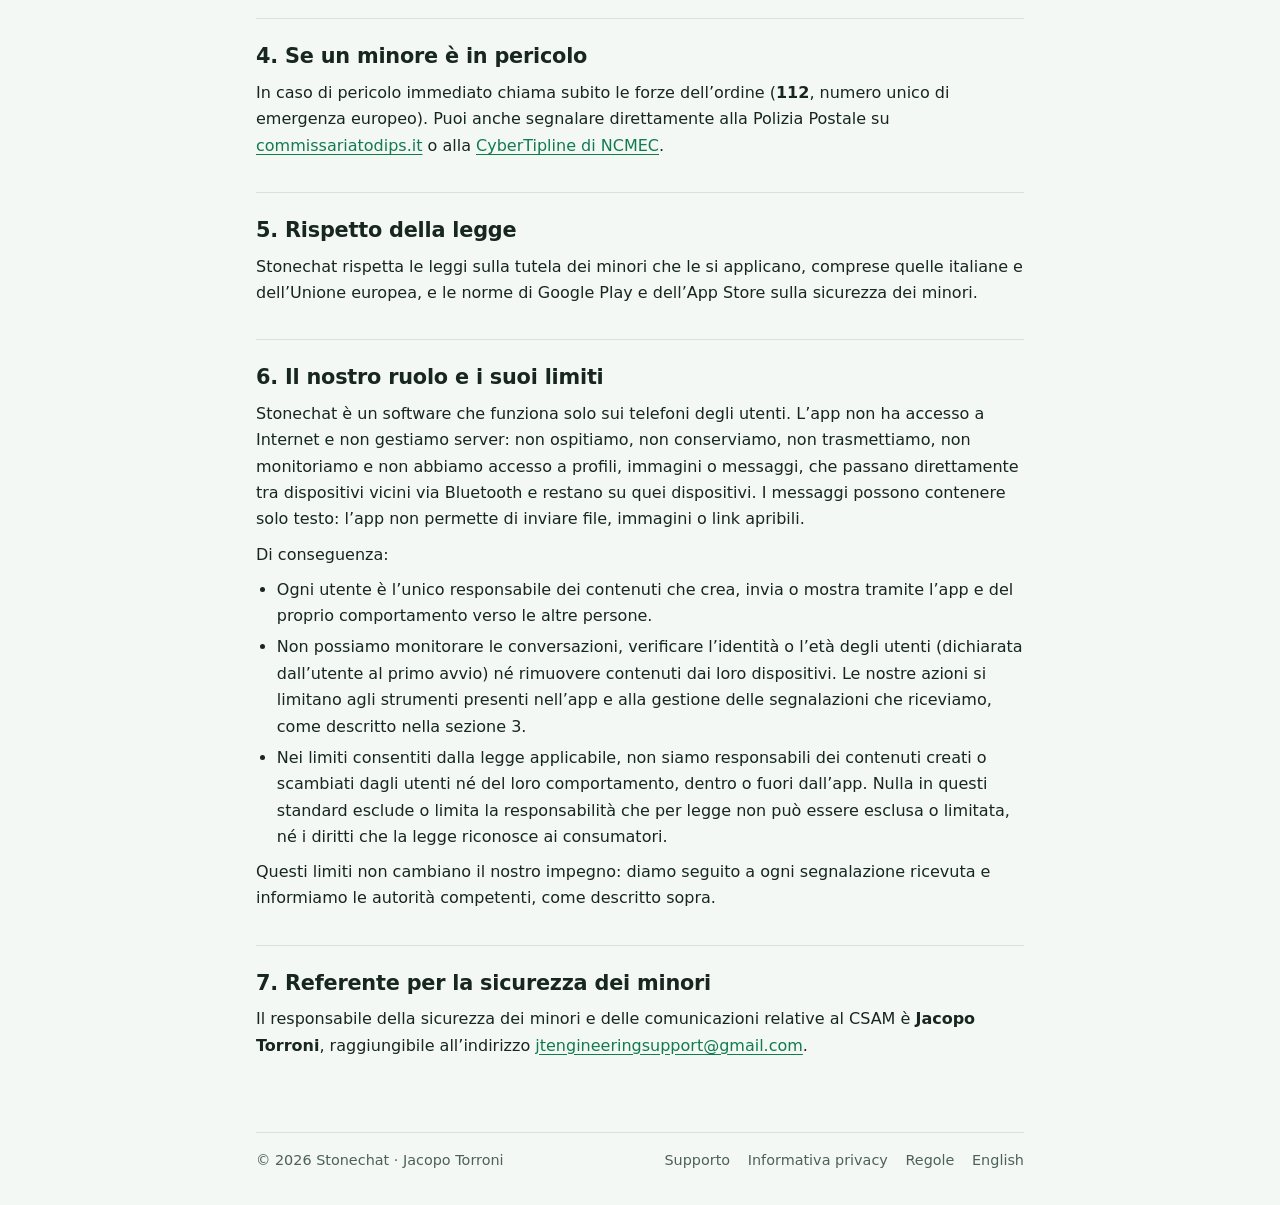
<file: sicurezza-minori.html>
<!doctype html>
<html lang="it">
<head>
  <meta charset="utf-8">
  <meta name="viewport" content="width=device-width, initial-scale=1">
  <title>Standard di sicurezza dei minori · Stonechat</title>
  <meta name="description" content="Gli standard di Stonechat contro l’abuso e lo sfruttamento sessuale dei minori (CSAE), segnalazioni e contatti.">
  <link rel="icon" href="icona.png" type="image/png">
  <link rel="apple-touch-icon" href="icona.png">
  <link rel="alternate" hreflang="it" href="https://dm1l1t0.github.io/stonechat_support/sicurezza-minori.html">
  <link rel="alternate" hreflang="en" href="https://dm1l1t0.github.io/stonechat_support/en/child-safety.html">
  <link rel="alternate" hreflang="x-default" href="https://dm1l1t0.github.io/stonechat_support/en/child-safety.html">
  <link rel="stylesheet" href="stile.css">
</head>
<body>
  <a class="skip" href="#contenuto">Vai al contenuto</a>
  <header><div class="shell">
    <a class="brand" href="index.html"><img src="icona.png" alt="">Stonechat</a>
    <nav aria-label="Pagine di Stonechat">
      <a href="index.html">L’app</a>
      <a href="supporto.html">Supporto</a>
      <a href="privacy.html">Privacy</a>
      <a href="regole.html">Regole</a>
      <a href="en/child-safety.html" lang="en" hreflang="en">English</a>
    </nav>
  </div></header>

  <main id="contenuto" class="shell">
    <h1>Standard di sicurezza dei minori</h1>
    <p class="meta">In vigore dal 26 novembre 2026 · La <a href="en/child-safety.html" lang="en" hreflang="en">versione inglese</a> ha lo stesso contenuto.</p>
    <p class="intro">Stonechat ha <strong>tolleranza zero</strong> verso l’abuso e lo sfruttamento sessuale dei minori (CSAE), compreso il materiale pedopornografico (CSAM). Questi standard valgono per chiunque usi l’app Stonechat, su Android e su iOS.</p>

    <div class="card">
      <h2>Cosa è vietato</h2>
      <ul>
        <li>Creare, condividere, richiedere o indicare materiale pedopornografico (CSAM) in qualsiasi forma.</li>
        <li>Adescamento (grooming): contattare un minore o guadagnarne la fiducia per abusarne o sfruttarlo sessualmente.</li>
        <li>Sextortion, sessualizzazione dei minori, tratta di minori e qualsiasi altro comportamento che sfrutti sessualmente o metta in pericolo i bambini.</li>
        <li>Usare un nome o un’immagine del profilo che sessualizzi i minori o promuova l’abuso di bambini.</li>
      </ul>
    </div>

    <section>
      <h2>1. Solo maggiorenni</h2>
      <p>Stonechat è riservata alle persone con almeno <strong>18 anni</strong>. Al primo avvio ogni utente conferma la propria età e accetta le <a href="regole.html">regole della community</a>. Se pensi che un minore stia usando l’app, segnala il profilo come indicato qui sotto.</p>
    </section>

    <section>
      <h2>2. Strumenti di sicurezza nell’app</h2>
      <ul>
        <li><strong>Segnala:</strong> disponibile su ogni profilo e conversazione. Il profilo viene bloccato subito e si apre un’email precompilata con il suo nome e il suo ID, per inviarci la segnalazione.</li>
        <li><strong>Blocca:</strong> la conversazione viene eliminata e quel profilo non può più vederti né contattarti.</li>
        <li><strong>Consenso:</strong> nessuno può scriverti se non accetti la sua richiesta di chat.</li>
        <li><strong>Solo testo:</strong> i messaggi possono contenere solo testo. Non si possono inviare file né immagini, e i link compaiono come semplice testo che non si può aprire dall’app. L’unica immagine nell’app è quella del profilo, una piccola miniatura di 64 × 64 pixel scelta da ogni utente.</li>
      </ul>
    </section>

    <section>
      <h2>3. Come gestiamo le segnalazioni</h2>
      <p>Esaminiamo ogni segnalazione inviata a <a href="mailto:jtengineeringsupport@gmail.com?subject=Segnalazione%20sicurezza%20minori%20Stonechat">jtengineeringsupport@gmail.com</a> entro 24 ore, dando la precedenza a tutto ciò che riguarda i minori.</p>
      <p>Quando veniamo a conoscenza di apparente materiale pedopornografico o di un minore a rischio, lo segnaliamo alle autorità competenti, tra cui la Polizia Postale e delle Comunicazioni (<a href="https://www.commissariatodips.it">commissariatodips.it</a>) e la CyberTipline di NCMEC (<a href="https://report.cybertip.org">report.cybertip.org</a>), conserviamo le informazioni ricevute con la segnalazione e collaboriamo con le forze dell’ordine.</p>
      <p>Stonechat non usa server: le conversazioni passano solo tra telefoni vicini via Bluetooth e non possiamo leggerle né cancellare contenuti a distanza dai dispositivi degli utenti. Per questo il blocco ha effetto immediato sul telefono di chi segnala, e le segnalazioni sono il modo in cui individuiamo gli abusi e informiamo le autorità.</p>
    </section>

    <section>
      <h2>4. Se un minore è in pericolo</h2>
      <p>In caso di pericolo immediato chiama subito le forze dell’ordine (<strong>112</strong>, numero unico di emergenza europeo). Puoi anche segnalare direttamente alla Polizia Postale su <a href="https://www.commissariatodips.it">commissariatodips.it</a> o alla <a href="https://report.cybertip.org">CyberTipline di NCMEC</a>.</p>
    </section>

    <section>
      <h2>5. Rispetto della legge</h2>
      <p>Stonechat rispetta le leggi sulla tutela dei minori che le si applicano, comprese quelle italiane e dell’Unione europea, e le norme di Google Play e dell’App Store sulla sicurezza dei minori.</p>
    </section>

    <section>
      <h2>6. Il nostro ruolo e i suoi limiti</h2>
      <p>Stonechat è un software che funziona solo sui telefoni degli utenti. L’app non ha accesso a Internet e non gestiamo server: non ospitiamo, non conserviamo, non trasmettiamo, non monitoriamo e non abbiamo accesso a profili, immagini o messaggi, che passano direttamente tra dispositivi vicini via Bluetooth e restano su quei dispositivi. I messaggi possono contenere solo testo: l’app non permette di inviare file, immagini o link apribili.</p>
      <p>Di conseguenza:</p>
      <ul>
        <li>Ogni utente è l’unico responsabile dei contenuti che crea, invia o mostra tramite l’app e del proprio comportamento verso le altre persone.</li>
        <li>Non possiamo monitorare le conversazioni, verificare l’identità o l’età degli utenti (dichiarata dall’utente al primo avvio) né rimuovere contenuti dai loro dispositivi. Le nostre azioni si limitano agli strumenti presenti nell’app e alla gestione delle segnalazioni che riceviamo, come descritto nella sezione 3.</li>
        <li>Nei limiti consentiti dalla legge applicabile, non siamo responsabili dei contenuti creati o scambiati dagli utenti né del loro comportamento, dentro o fuori dall’app. Nulla in questi standard esclude o limita la responsabilità che per legge non può essere esclusa o limitata, né i diritti che la legge riconosce ai consumatori.</li>
      </ul>
      <p>Questi limiti non cambiano il nostro impegno: diamo seguito a ogni segnalazione ricevuta e informiamo le autorità competenti, come descritto sopra.</p>
    </section>

    <section>
      <h2>7. Referente per la sicurezza dei minori</h2>
      <p>Il responsabile della sicurezza dei minori e delle comunicazioni relative al CSAM è <strong>Jacopo Torroni</strong>, raggiungibile all’indirizzo <a href="mailto:jtengineeringsupport@gmail.com?subject=Sicurezza%20minori%20Stonechat">jtengineeringsupport@gmail.com</a>.</p>
    </section>
  </main>

  <footer><div class="shell">
    <span>© 2026 Stonechat · Jacopo Torroni</span>
    <nav aria-label="Link legali"><a href="supporto.html">Supporto</a><a href="privacy.html">Informativa privacy</a><a href="regole.html">Regole</a><a href="en/child-safety.html" lang="en" hreflang="en">English</a></nav>
  </div></footer>
</body>
</html>
</file>
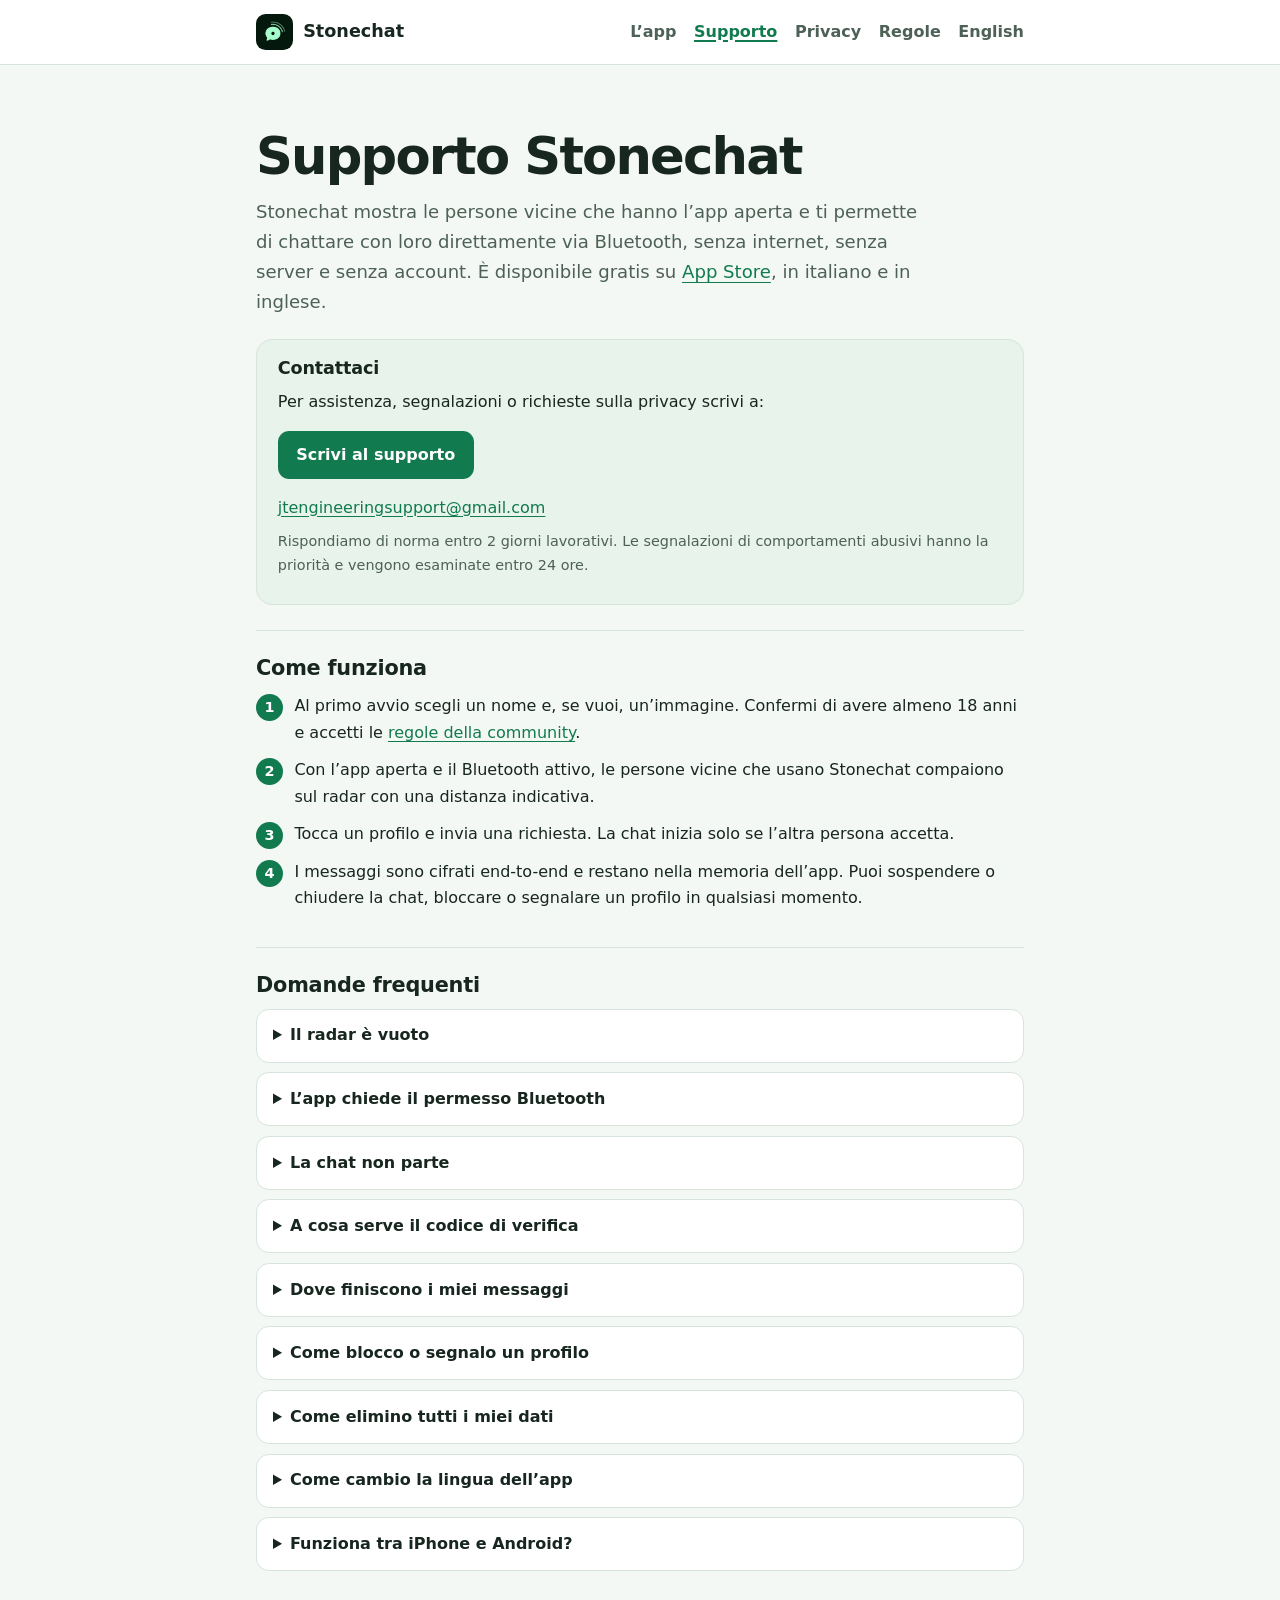
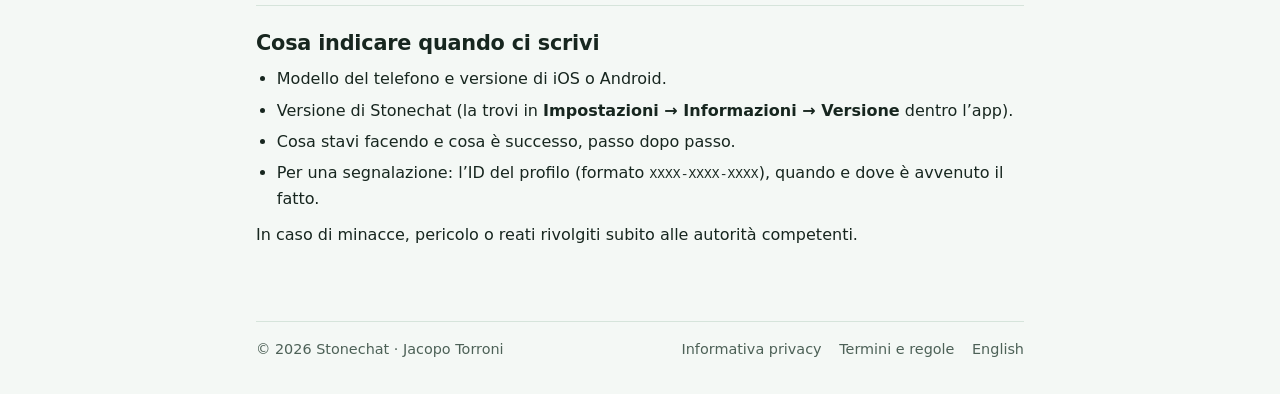
<file: supporto.html>
<!doctype html>
<html lang="it">
<head>
  <meta charset="utf-8">
  <meta name="viewport" content="width=device-width, initial-scale=1">
  <title>Supporto · Stonechat</title>
  <meta name="description" content="Assistenza, domande frequenti e segnalazioni per Stonechat, la chat di prossimità via Bluetooth senza internet e senza account.">
  <link rel="icon" href="icona.png" type="image/png">
  <link rel="apple-touch-icon" href="icona.png">
  <link rel="alternate" hreflang="it" href="https://dm1l1t0.github.io/stonechat_support/supporto.html">
  <link rel="alternate" hreflang="en" href="https://dm1l1t0.github.io/stonechat_support/en/support.html">
  <link rel="alternate" hreflang="x-default" href="https://dm1l1t0.github.io/stonechat_support/en/support.html">
  <link rel="stylesheet" href="stile.css">
</head>
<body>
  <a class="skip" href="#contenuto">Vai al contenuto</a>
  <header><div class="shell">
    <a class="brand" href="index.html"><img src="icona.png" alt="">Stonechat</a>
    <nav aria-label="Pagine di Stonechat">
      <a href="index.html">L’app</a>
      <a href="supporto.html" aria-current="page">Supporto</a>
      <a href="privacy.html">Privacy</a>
      <a href="regole.html">Regole</a>
      <a href="en/support.html" lang="en" hreflang="en">English</a>
    </nav>
  </div></header>

  <main id="contenuto" class="shell">
    <h1>Supporto Stonechat</h1>
    <p class="intro">Stonechat mostra le persone vicine che hanno l’app aperta e ti permette di chattare con loro direttamente via Bluetooth, senza internet, senza server e senza account. È disponibile gratis su <a href="https://apps.apple.com/app/stonechat/id6838075060">App Store</a>, in italiano e in inglese.</p>

    <div class="card">
      <h2>Contattaci</h2>
      <p>Per assistenza, segnalazioni o richieste sulla privacy scrivi a:</p>
      <p><a class="button" href="mailto:jtengineeringsupport@gmail.com?subject=Supporto%20Stonechat">Scrivi al supporto</a></p>
      <p><a href="mailto:jtengineeringsupport@gmail.com">jtengineeringsupport@gmail.com</a></p>
      <p class="meta">Rispondiamo di norma entro 2 giorni lavorativi. Le segnalazioni di comportamenti abusivi hanno la priorità e vengono esaminate entro 24 ore.</p>
    </div>

    <section>
      <h2>Come funziona</h2>
      <ol class="steps">
        <li>Al primo avvio scegli un nome e, se vuoi, un’immagine. Confermi di avere almeno 18 anni e accetti le <a href="regole.html">regole della community</a>.</li>
        <li>Con l’app aperta e il Bluetooth attivo, le persone vicine che usano Stonechat compaiono sul radar con una distanza indicativa.</li>
        <li>Tocca un profilo e invia una richiesta. La chat inizia solo se l’altra persona accetta.</li>
        <li>I messaggi sono cifrati end-to-end e restano nella memoria dell’app. Puoi sospendere o chiudere la chat, bloccare o segnalare un profilo in qualsiasi momento.</li>
      </ol>
    </section>

    <section>
      <h2>Domande frequenti</h2>

      <details>
        <summary>Il radar è vuoto</summary>
        <div>
          <p>Entrambe le persone devono avere Stonechat <strong>aperta in primo piano</strong>, il Bluetooth acceso e il permesso Bluetooth concesso all’app. Avvicina i telefoni e attendi qualche secondo. Se hai bloccato un profilo, non lo vedrai finché non lo sblocchi.</p>
        </div>
      </details>

      <details>
        <summary>L’app chiede il permesso Bluetooth</summary>
        <div>
          <p>Il Bluetooth serve solo a trovare chi ha Stonechat vicino a te e a scambiare i messaggi. Se hai negato il permesso, attivalo da <strong>Impostazioni di iOS → Stonechat → Bluetooth</strong>. Su Android il permesso si chiama <strong>Dispositivi nelle vicinanze</strong>. Stonechat non usa il GPS né la tua posizione.</p>
        </div>
      </details>

      <details>
        <summary>La chat non parte</summary>
        <div>
          <p>Tocca il profilo sul radar e scegli <strong>Richiedi chat</strong>: l’altra persona deve accettare. Se ha appena rifiutato una tua richiesta, quelle successive vengono respinte automaticamente per circa due minuti. Se il problema continua, scrivici indicando modello del telefono, versione del sistema operativo e i passaggi per riprodurlo.</p>
        </div>
      </details>

      <details>
        <summary>A cosa serve il codice di verifica</summary>
        <div>
          <p>In cima a ogni chat trovi un codice. Confrontalo di persona con quello sul telefono dell’altra persona: se coincide, nessuno si sta spacciando per lei.</p>
        </div>
      </details>

      <details>
        <summary>Dove finiscono i miei messaggi</summary>
        <div>
          <p>I messaggi viaggiano direttamente da telefono a telefono e non vengono mai salvati su disco né inviati a un server. Restano nella memoria dell’app finché non chiudi la chat o termini l’app. Con <strong>Chiudi ed elimina chat</strong> i messaggi vengono cancellati dal tuo telefono e l’altro telefono li cancella quando riceve la richiesta di chiusura.</p>
        </div>
      </details>

      <details>
        <summary>Come blocco o segnalo un profilo</summary>
        <div>
          <p>Dalla scheda del profilo o dal menu della chat scegli <strong>Blocca utente</strong>: la chat viene eliminata e quella persona non può più vederti né scriverti finché non la sblocchi da <strong>Impostazioni → Utenti bloccati</strong>.</p>
          <p>Con <strong>Segnala</strong> il profilo viene bloccato subito e si apre un’email già compilata con il suo nome e il suo ID. Il contenuto dei messaggi non viene allegato: descrivi tu cosa è successo e invia l’email solo se lo desideri.</p>
        </div>
      </details>

      <details>
        <summary>Come elimino tutti i miei dati</summary>
        <div>
          <p>In <strong>Impostazioni → Reimposta identità ed elimina tutto</strong> vengono cancellati profilo, chiavi, lista dei bloccati e chat. Per le altre persone diventerai un profilo nuovo. Stonechat non conserva copie dei tuoi dati su server.</p>
        </div>
      </details>

      <details>
        <summary>Come cambio la lingua dell’app</summary>
        <div>
          <p>Stonechat è in italiano e in inglese e segue la lingua del tuo iPhone. Per sceglierne un’altra apri <strong>Impostazioni di iOS → App → Stonechat → Lingua</strong> (su iOS 17: <strong>Impostazioni → Stonechat → Lingua</strong>).</p>
        </div>
      </details>

      <details>
        <summary>Funziona tra iPhone e Android?</summary>
        <div>
          <p>Sì. Stonechat per iPhone e per Android usano lo stesso protocollo e possono chattare tra loro, a patto che entrambi i dispositivi supportino il Bluetooth Low Energy.</p>
        </div>
      </details>
    </section>

    <section>
      <h2>Cosa indicare quando ci scrivi</h2>
      <ul>
        <li>Modello del telefono e versione di iOS o Android.</li>
        <li>Versione di Stonechat (la trovi in <strong>Impostazioni → Informazioni → Versione</strong> dentro l’app).</li>
        <li>Cosa stavi facendo e cosa è successo, passo dopo passo.</li>
        <li>Per una segnalazione: l’ID del profilo (formato <code>XXXX-XXXX-XXXX</code>), quando e dove è avvenuto il fatto.</li>
      </ul>
      <p>In caso di minacce, pericolo o reati rivolgiti subito alle autorità competenti.</p>
    </section>

  </main>

  <footer><div class="shell">
    <span>© 2026 Stonechat · Jacopo Torroni</span>
    <nav aria-label="Link legali"><a href="privacy.html">Informativa privacy</a><a href="regole.html">Termini e regole</a><a href="en/support.html" lang="en" hreflang="en">English</a></nav>
  </div></footer>
</body>
</html>
</file>
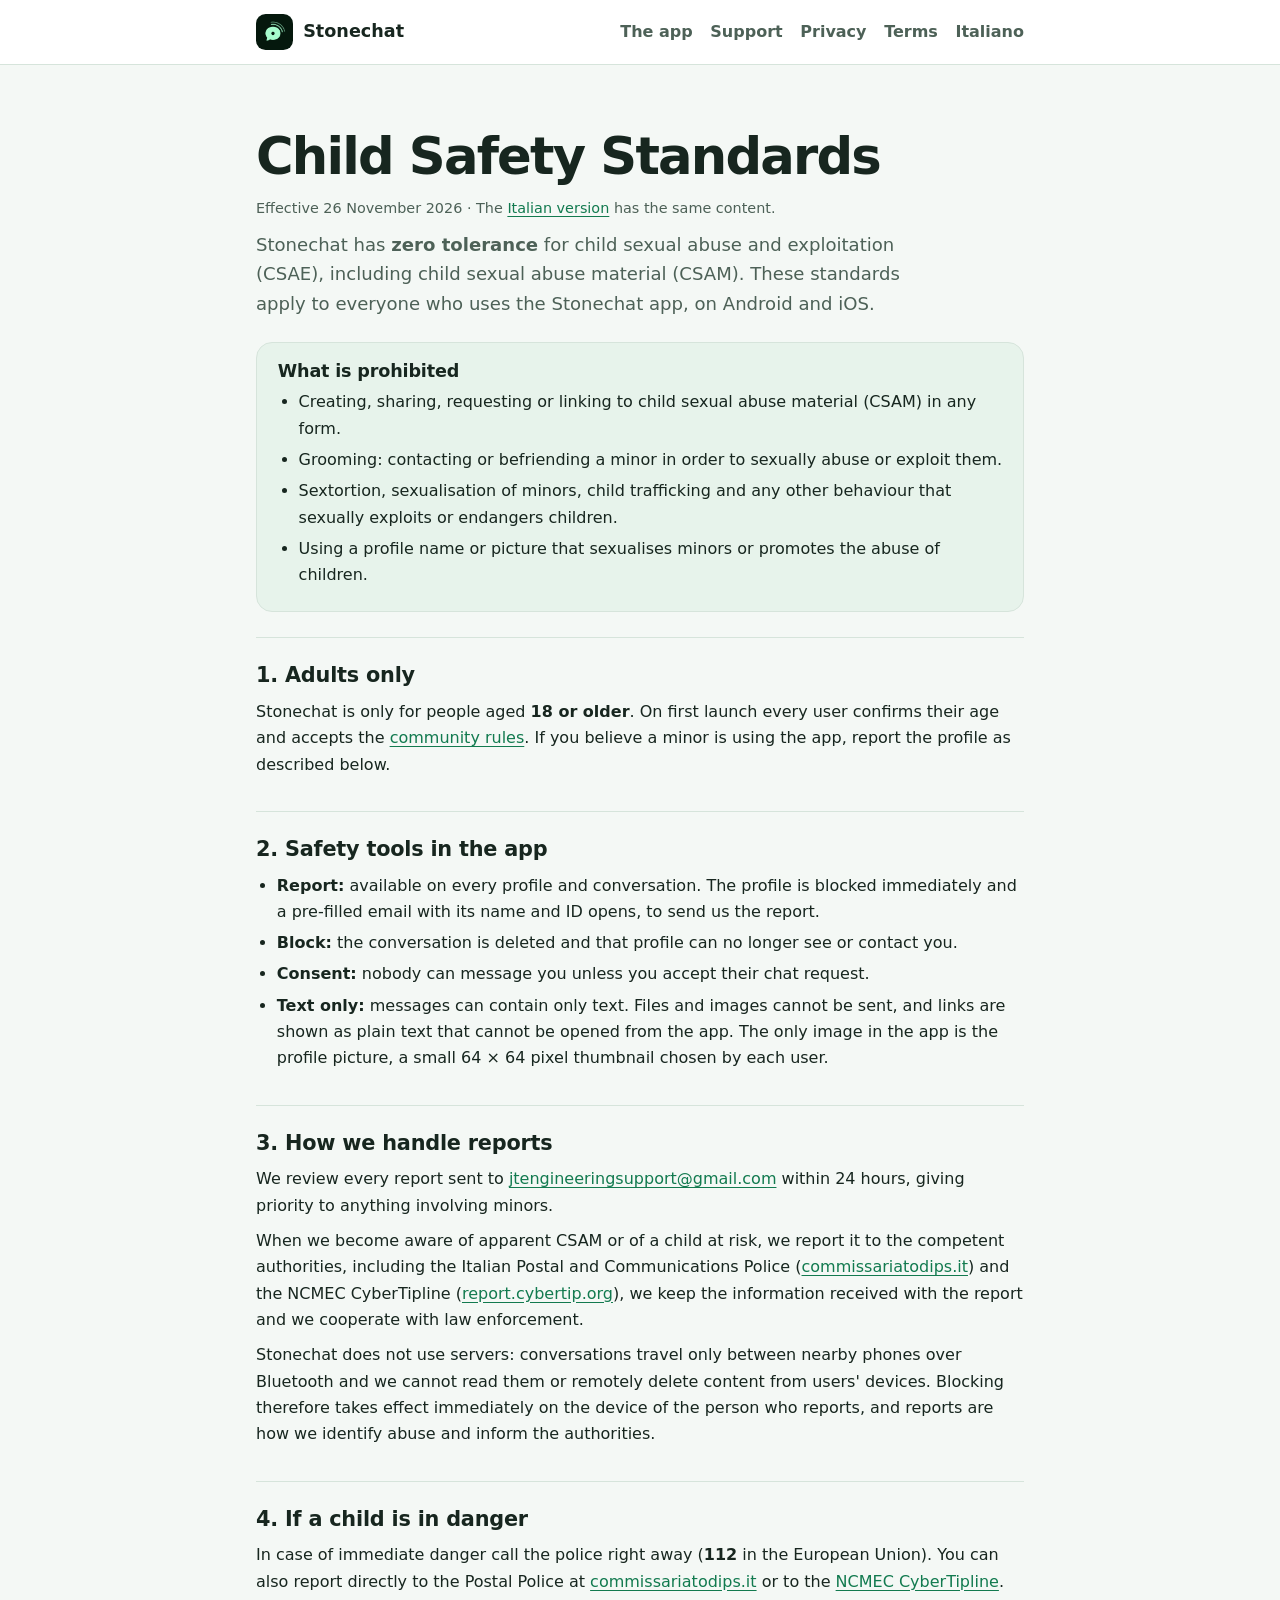
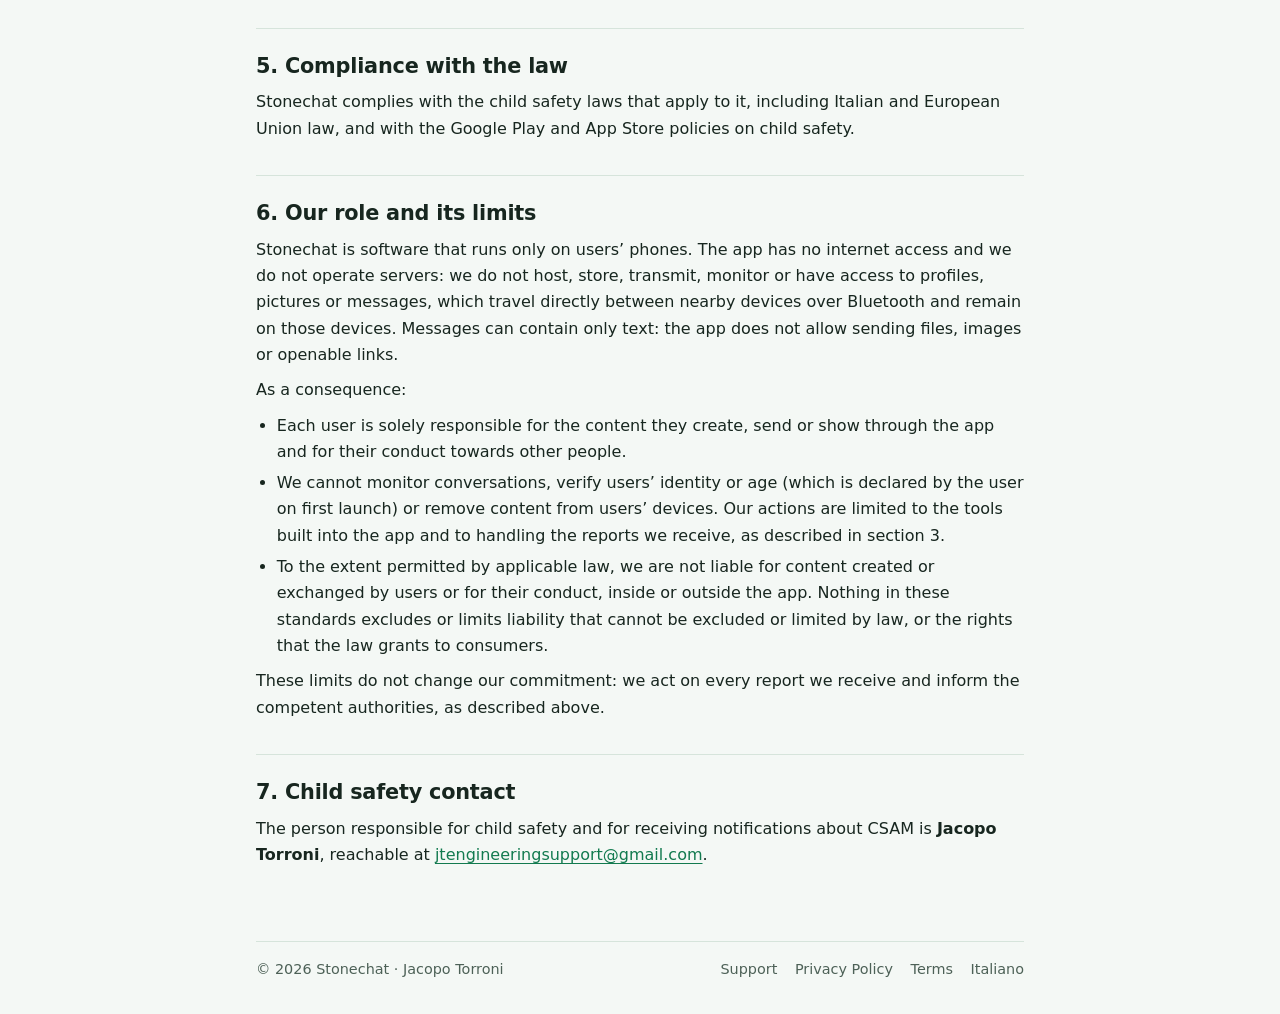
<file: en/child-safety.html>
<!doctype html>
<html lang="en">
<head>
  <meta charset="utf-8">
  <meta name="viewport" content="width=device-width, initial-scale=1">
  <title>Child Safety Standards · Stonechat</title>
  <meta name="description" content="Stonechat's standards against child sexual abuse and exploitation (CSAE), reporting and contact.">
  <link rel="alternate" hreflang="it" href="https://dm1l1t0.github.io/stonechat_support/sicurezza-minori.html">
  <link rel="alternate" hreflang="en" href="https://dm1l1t0.github.io/stonechat_support/en/child-safety.html">
  <link rel="alternate" hreflang="x-default" href="https://dm1l1t0.github.io/stonechat_support/en/child-safety.html">
  <link rel="icon" href="../icona.png" type="image/png">
  <link rel="apple-touch-icon" href="../icona.png">
  <link rel="stylesheet" href="../stile.css">
</head>
<body>
  <a class="skip" href="#content">Skip to content</a>
  <header><div class="shell">
    <a class="brand" href="./"><img src="../icona.png" alt="">Stonechat</a>
    <nav aria-label="Stonechat pages">
      <a href="./">The app</a>
      <a href="support.html">Support</a>
      <a href="privacy.html">Privacy</a>
      <a href="terms.html">Terms</a>
      <a href="../sicurezza-minori.html" lang="it" hreflang="it">Italiano</a>
    </nav>
  </div></header>

  <main id="content" class="shell">
    <h1>Child Safety Standards</h1>
    <p class="meta">Effective 26 November 2026 · The <a href="../sicurezza-minori.html" lang="it" hreflang="it">Italian version</a> has the same content.</p>
    <p class="intro">Stonechat has <strong>zero tolerance</strong> for child sexual abuse and exploitation (CSAE), including child sexual abuse material (CSAM). These standards apply to everyone who uses the Stonechat app, on Android and iOS.</p>

    <div class="card">
      <h2>What is prohibited</h2>
      <ul>
        <li>Creating, sharing, requesting or linking to child sexual abuse material (CSAM) in any form.</li>
        <li>Grooming: contacting or befriending a minor in order to sexually abuse or exploit them.</li>
        <li>Sextortion, sexualisation of minors, child trafficking and any other behaviour that sexually exploits or endangers children.</li>
        <li>Using a profile name or picture that sexualises minors or promotes the abuse of children.</li>
      </ul>
    </div>

    <section>
      <h2>1. Adults only</h2>
      <p>Stonechat is only for people aged <strong>18 or older</strong>. On first launch every user confirms their age and accepts the <a href="terms.html">community rules</a>. If you believe a minor is using the app, report the profile as described below.</p>
    </section>

    <section>
      <h2>2. Safety tools in the app</h2>
      <ul>
        <li><strong>Report:</strong> available on every profile and conversation. The profile is blocked immediately and a pre-filled email with its name and ID opens, to send us the report.</li>
        <li><strong>Block:</strong> the conversation is deleted and that profile can no longer see or contact you.</li>
        <li><strong>Consent:</strong> nobody can message you unless you accept their chat request.</li>
        <li><strong>Text only:</strong> messages can contain only text. Files and images cannot be sent, and links are shown as plain text that cannot be opened from the app. The only image in the app is the profile picture, a small 64 × 64 pixel thumbnail chosen by each user.</li>
      </ul>
    </section>

    <section>
      <h2>3. How we handle reports</h2>
      <p>We review every report sent to <a href="mailto:jtengineeringsupport@gmail.com?subject=Stonechat%20child%20safety%20report">jtengineeringsupport@gmail.com</a> within 24 hours, giving priority to anything involving minors.</p>
      <p>When we become aware of apparent CSAM or of a child at risk, we report it to the competent authorities, including the Italian Postal and Communications Police (<a href="https://www.commissariatodips.it">commissariatodips.it</a>) and the NCMEC CyberTipline (<a href="https://report.cybertip.org">report.cybertip.org</a>), we keep the information received with the report and we cooperate with law enforcement.</p>
      <p>Stonechat does not use servers: conversations travel only between nearby phones over Bluetooth and we cannot read them or remotely delete content from users' devices. Blocking therefore takes effect immediately on the device of the person who reports, and reports are how we identify abuse and inform the authorities.</p>
    </section>

    <section>
      <h2>4. If a child is in danger</h2>
      <p>In case of immediate danger call the police right away (<strong>112</strong> in the European Union). You can also report directly to the Postal Police at <a href="https://www.commissariatodips.it">commissariatodips.it</a> or to the <a href="https://report.cybertip.org">NCMEC CyberTipline</a>.</p>
    </section>

    <section>
      <h2>5. Compliance with the law</h2>
      <p>Stonechat complies with the child safety laws that apply to it, including Italian and European Union law, and with the Google Play and App Store policies on child safety.</p>
    </section>

    <section>
      <h2>6. Our role and its limits</h2>
      <p>Stonechat is software that runs only on users’ phones. The app has no internet access and we do not operate servers: we do not host, store, transmit, monitor or have access to profiles, pictures or messages, which travel directly between nearby devices over Bluetooth and remain on those devices. Messages can contain only text: the app does not allow sending files, images or openable links.</p>
      <p>As a consequence:</p>
      <ul>
        <li>Each user is solely responsible for the content they create, send or show through the app and for their conduct towards other people.</li>
        <li>We cannot monitor conversations, verify users’ identity or age (which is declared by the user on first launch) or remove content from users’ devices. Our actions are limited to the tools built into the app and to handling the reports we receive, as described in section 3.</li>
        <li>To the extent permitted by applicable law, we are not liable for content created or exchanged by users or for their conduct, inside or outside the app. Nothing in these standards excludes or limits liability that cannot be excluded or limited by law, or the rights that the law grants to consumers.</li>
      </ul>
      <p>These limits do not change our commitment: we act on every report we receive and inform the competent authorities, as described above.</p>
    </section>

    <section>
      <h2>7. Child safety contact</h2>
      <p>The person responsible for child safety and for receiving notifications about CSAM is <strong>Jacopo Torroni</strong>, reachable at <a href="mailto:jtengineeringsupport@gmail.com?subject=Stonechat%20child%20safety">jtengineeringsupport@gmail.com</a>.</p>
    </section>
  </main>

  <footer><div class="shell">
    <span>© 2026 Stonechat · Jacopo Torroni</span>
    <nav aria-label="Legal links"><a href="support.html">Support</a><a href="privacy.html">Privacy Policy</a><a href="terms.html">Terms</a><a href="../sicurezza-minori.html" lang="it" hreflang="it">Italiano</a></nav>
  </div></footer>
</body>
</html>
</file>
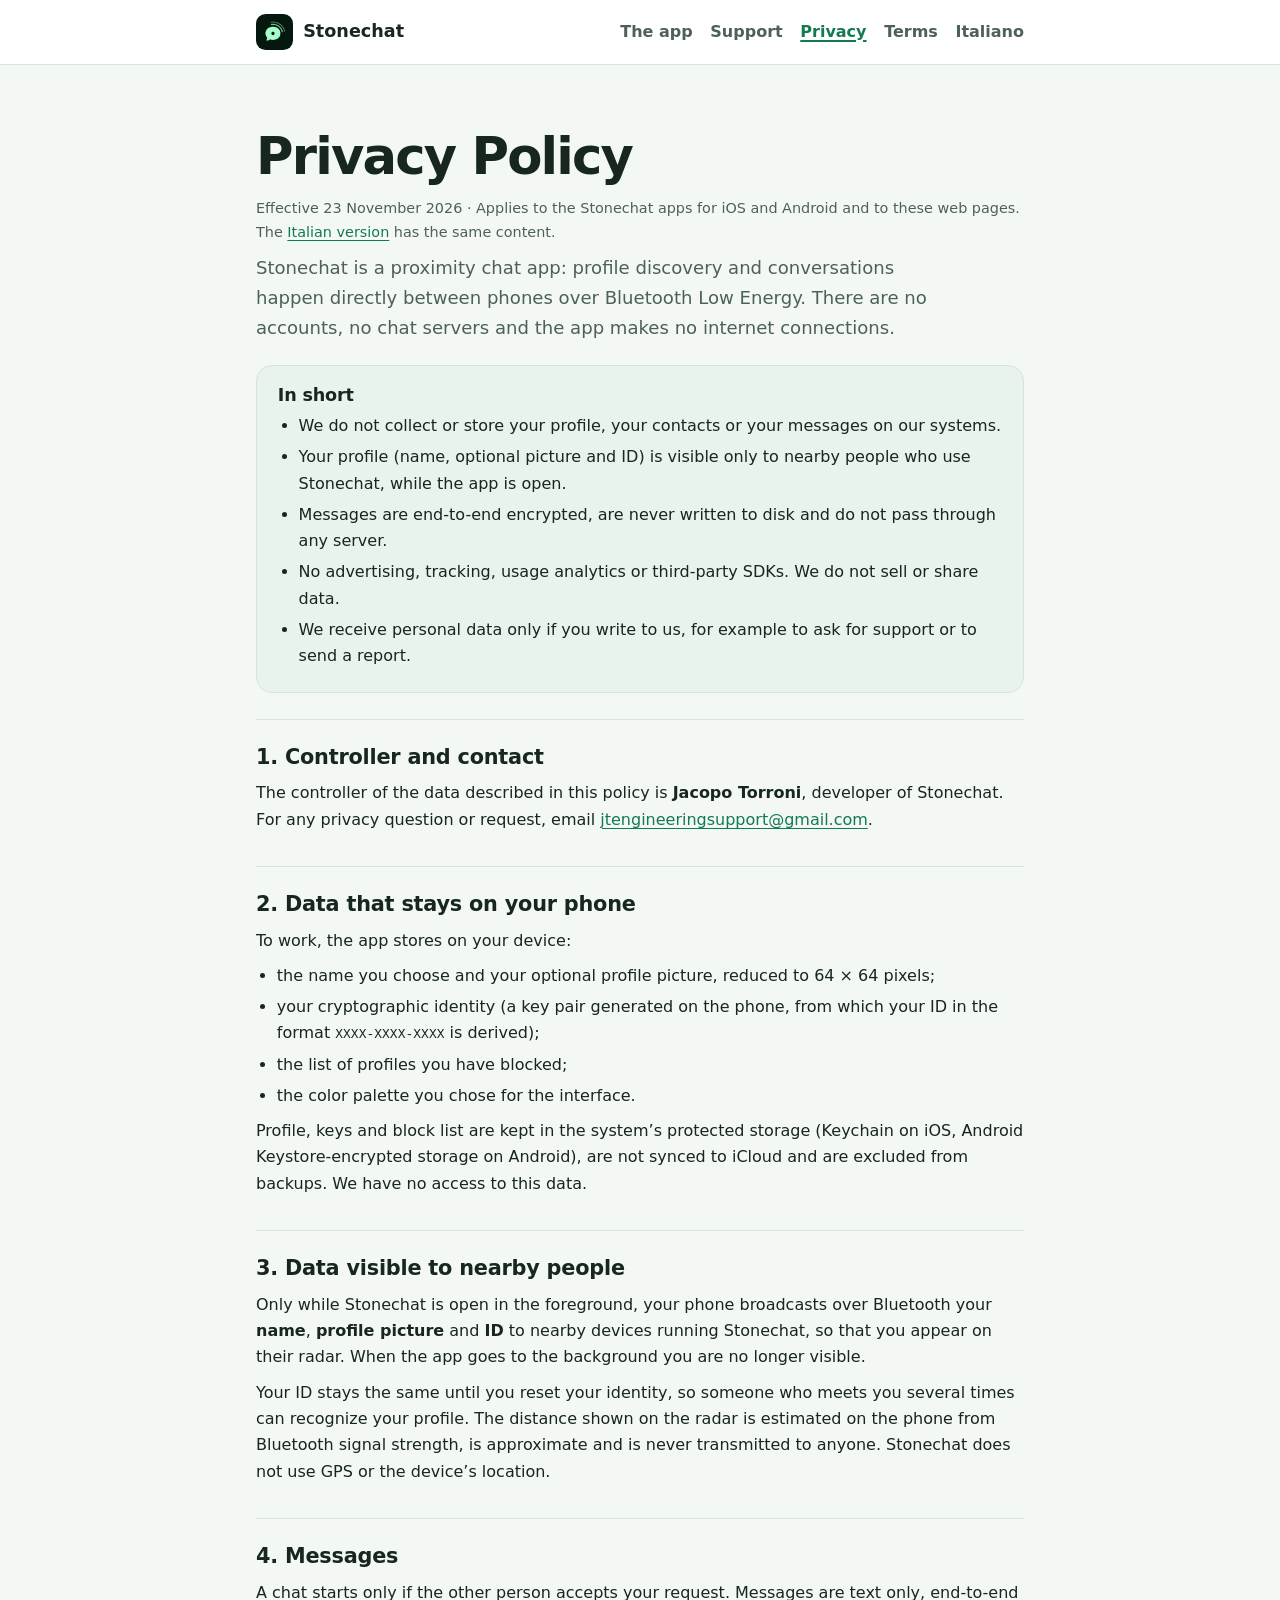
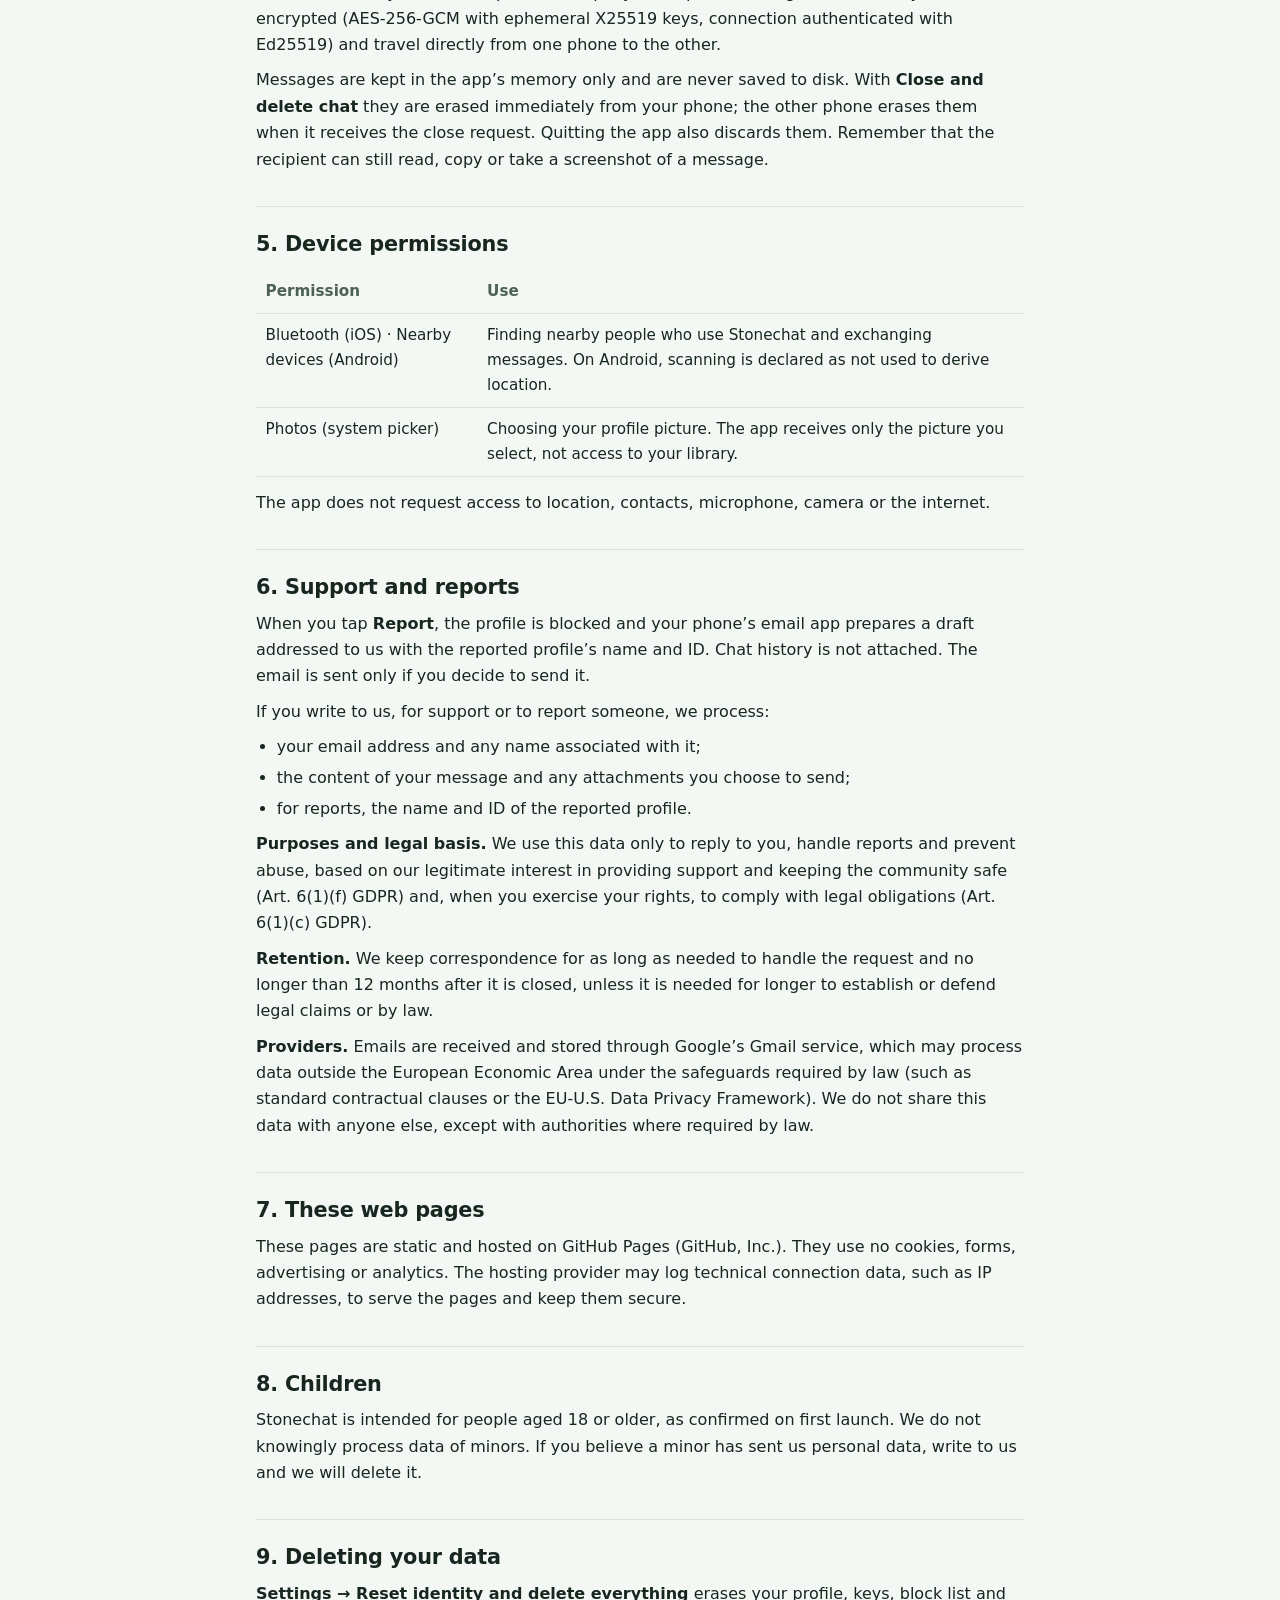
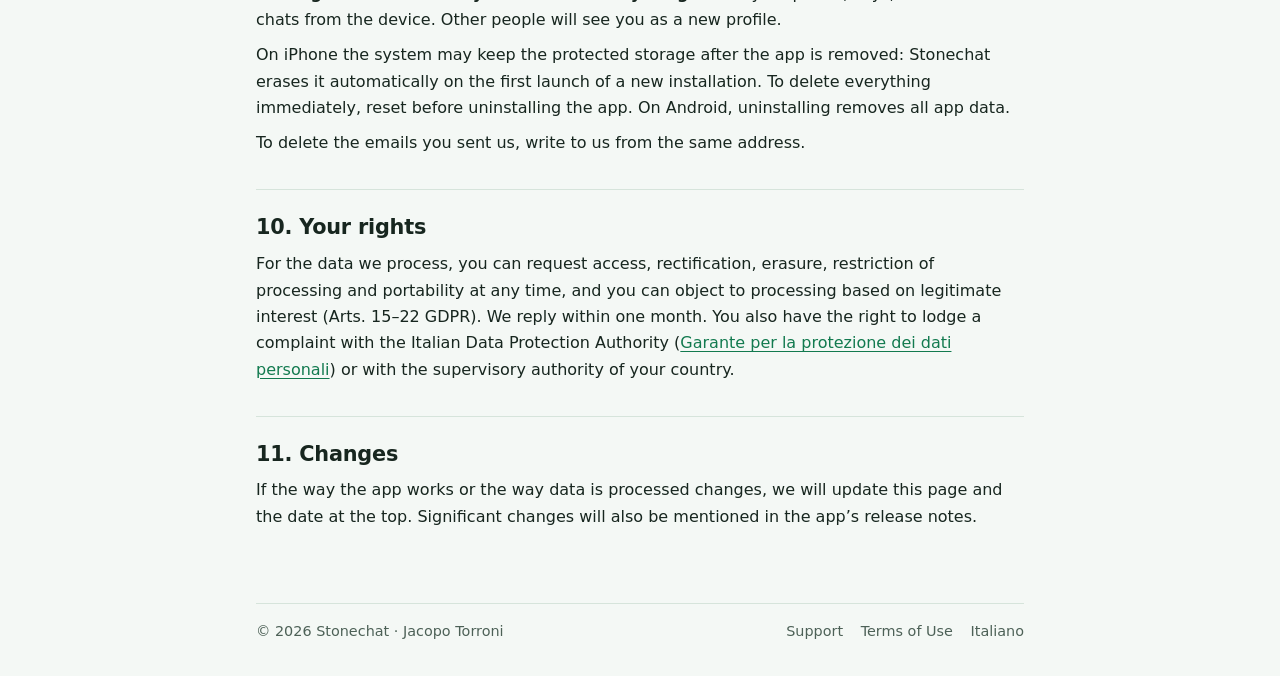
<file: en/privacy.html>
<!doctype html>
<html lang="en">
<head>
  <meta charset="utf-8">
  <meta name="viewport" content="width=device-width, initial-scale=1">
  <title>Privacy Policy · Stonechat</title>
  <meta name="description" content="How Stonechat handles your profile, Bluetooth messages, reports and support requests. No accounts, no servers, no tracking.">
  <link rel="alternate" hreflang="it" href="https://dm1l1t0.github.io/stonechat_support/privacy.html">
  <link rel="alternate" hreflang="en" href="https://dm1l1t0.github.io/stonechat_support/en/privacy.html">
  <link rel="alternate" hreflang="x-default" href="https://dm1l1t0.github.io/stonechat_support/en/privacy.html">
  <link rel="icon" href="../icona.png" type="image/png">
  <link rel="apple-touch-icon" href="../icona.png">
  <link rel="stylesheet" href="../stile.css">
</head>
<body>
  <a class="skip" href="#content">Skip to content</a>
  <header><div class="shell">
    <a class="brand" href="./"><img src="../icona.png" alt="">Stonechat</a>
    <nav aria-label="Stonechat pages">
      <a href="./">The app</a>
      <a href="support.html">Support</a>
      <a href="privacy.html" aria-current="page">Privacy</a>
      <a href="terms.html">Terms</a>
      <a href="../privacy.html" lang="it" hreflang="it">Italiano</a>
    </nav>
  </div></header>

  <main id="content" class="shell">
    <h1>Privacy Policy</h1>
    <p class="meta">Effective 23 November 2026 · Applies to the Stonechat apps for iOS and Android and to these web pages. The <a href="../privacy.html" lang="it" hreflang="it">Italian version</a> has the same content.</p>
    <p class="intro">Stonechat is a proximity chat app: profile discovery and conversations happen directly between phones over Bluetooth Low Energy. There are no accounts, no chat servers and the app makes no internet connections.</p>

    <div class="card">
      <h2>In short</h2>
      <ul>
        <li>We do not collect or store your profile, your contacts or your messages on our systems.</li>
        <li>Your profile (name, optional picture and ID) is visible only to nearby people who use Stonechat, while the app is open.</li>
        <li>Messages are end-to-end encrypted, are never written to disk and do not pass through any server.</li>
        <li>No advertising, tracking, usage analytics or third-party SDKs. We do not sell or share data.</li>
        <li>We receive personal data only if you write to us, for example to ask for support or to send a report.</li>
      </ul>
    </div>

    <section>
      <h2>1. Controller and contact</h2>
      <p>The controller of the data described in this policy is <strong>Jacopo Torroni</strong>, developer of Stonechat. For any privacy question or request, email <a href="mailto:jtengineeringsupport@gmail.com?subject=Stonechat%20privacy">jtengineeringsupport@gmail.com</a>.</p>
    </section>

    <section>
      <h2>2. Data that stays on your phone</h2>
      <p>To work, the app stores on your device:</p>
      <ul>
        <li>the name you choose and your optional profile picture, reduced to 64 × 64 pixels;</li>
        <li>your cryptographic identity (a key pair generated on the phone, from which your ID in the format <code>XXXX-XXXX-XXXX</code> is derived);</li>
        <li>the list of profiles you have blocked;</li>
        <li>the color palette you chose for the interface.</li>
      </ul>
      <p>Profile, keys and block list are kept in the system’s protected storage (Keychain on iOS, Android Keystore-encrypted storage on Android), are not synced to iCloud and are excluded from backups. We have no access to this data.</p>
    </section>

    <section>
      <h2>3. Data visible to nearby people</h2>
      <p>Only while Stonechat is open in the foreground, your phone broadcasts over Bluetooth your <strong>name</strong>, <strong>profile picture</strong> and <strong>ID</strong> to nearby devices running Stonechat, so that you appear on their radar. When the app goes to the background you are no longer visible.</p>
      <p>Your ID stays the same until you reset your identity, so someone who meets you several times can recognize your profile. The distance shown on the radar is estimated on the phone from Bluetooth signal strength, is approximate and is never transmitted to anyone. Stonechat does not use GPS or the device’s location.</p>
    </section>

    <section>
      <h2>4. Messages</h2>
      <p>A chat starts only if the other person accepts your request. Messages are text only, end-to-end encrypted (AES-256-GCM with ephemeral X25519 keys, connection authenticated with Ed25519) and travel directly from one phone to the other.</p>
      <p>Messages are kept in the app’s memory only and are never saved to disk. With <strong>Close and delete chat</strong> they are erased immediately from your phone; the other phone erases them when it receives the close request. Quitting the app also discards them. Remember that the recipient can still read, copy or take a screenshot of a message.</p>
    </section>

    <section>
      <h2>5. Device permissions</h2>
      <table>
        <thead><tr><th scope="col">Permission</th><th scope="col">Use</th></tr></thead>
        <tbody>
          <tr><td>Bluetooth (iOS) · Nearby devices (Android)</td><td>Finding nearby people who use Stonechat and exchanging messages. On Android, scanning is declared as not used to derive location.</td></tr>
          <tr><td>Photos (system picker)</td><td>Choosing your profile picture. The app receives only the picture you select, not access to your library.</td></tr>
        </tbody>
      </table>
      <p>The app does not request access to location, contacts, microphone, camera or the internet.</p>
    </section>

    <section>
      <h2>6. Support and reports</h2>
      <p>When you tap <strong>Report</strong>, the profile is blocked and your phone’s email app prepares a draft addressed to us with the reported profile’s name and ID. Chat history is not attached. The email is sent only if you decide to send it.</p>
      <p>If you write to us, for support or to report someone, we process:</p>
      <ul>
        <li>your email address and any name associated with it;</li>
        <li>the content of your message and any attachments you choose to send;</li>
        <li>for reports, the name and ID of the reported profile.</li>
      </ul>
      <p><strong>Purposes and legal basis.</strong> We use this data only to reply to you, handle reports and prevent abuse, based on our legitimate interest in providing support and keeping the community safe (Art. 6(1)(f) GDPR) and, when you exercise your rights, to comply with legal obligations (Art. 6(1)(c) GDPR).</p>
      <p><strong>Retention.</strong> We keep correspondence for as long as needed to handle the request and no longer than 12 months after it is closed, unless it is needed for longer to establish or defend legal claims or by law.</p>
      <p><strong>Providers.</strong> Emails are received and stored through Google’s Gmail service, which may process data outside the European Economic Area under the safeguards required by law (such as standard contractual clauses or the EU-U.S. Data Privacy Framework). We do not share this data with anyone else, except with authorities where required by law.</p>
    </section>

    <section>
      <h2>7. These web pages</h2>
      <p>These pages are static and hosted on GitHub Pages (GitHub, Inc.). They use no cookies, forms, advertising or analytics. The hosting provider may log technical connection data, such as IP addresses, to serve the pages and keep them secure.</p>
    </section>

    <section>
      <h2>8. Children</h2>
      <p>Stonechat is intended for people aged 18 or older, as confirmed on first launch. We do not knowingly process data of minors. If you believe a minor has sent us personal data, write to us and we will delete it.</p>
    </section>

    <section>
      <h2>9. Deleting your data</h2>
      <p><strong>Settings → Reset identity and delete everything</strong> erases your profile, keys, block list and chats from the device. Other people will see you as a new profile.</p>
      <p>On iPhone the system may keep the protected storage after the app is removed: Stonechat erases it automatically on the first launch of a new installation. To delete everything immediately, reset before uninstalling the app. On Android, uninstalling removes all app data.</p>
      <p>To delete the emails you sent us, write to us from the same address.</p>
    </section>

    <section>
      <h2>10. Your rights</h2>
      <p>For the data we process, you can request access, rectification, erasure, restriction of processing and portability at any time, and you can object to processing based on legitimate interest (Arts. 15–22 GDPR). We reply within one month. You also have the right to lodge a complaint with the Italian Data Protection Authority (<a href="https://www.garanteprivacy.it">Garante per la protezione dei dati personali</a>) or with the supervisory authority of your country.</p>
    </section>

    <section>
      <h2>11. Changes</h2>
      <p>If the way the app works or the way data is processed changes, we will update this page and the date at the top. Significant changes will also be mentioned in the app’s release notes.</p>
    </section>
  </main>

  <footer><div class="shell">
    <span>© 2026 Stonechat · Jacopo Torroni</span>
    <nav aria-label="Legal links"><a href="support.html">Support</a><a href="terms.html">Terms of Use</a><a href="../privacy.html" lang="it" hreflang="it">Italiano</a></nav>
  </div></footer>
</body>
</html>
</file>
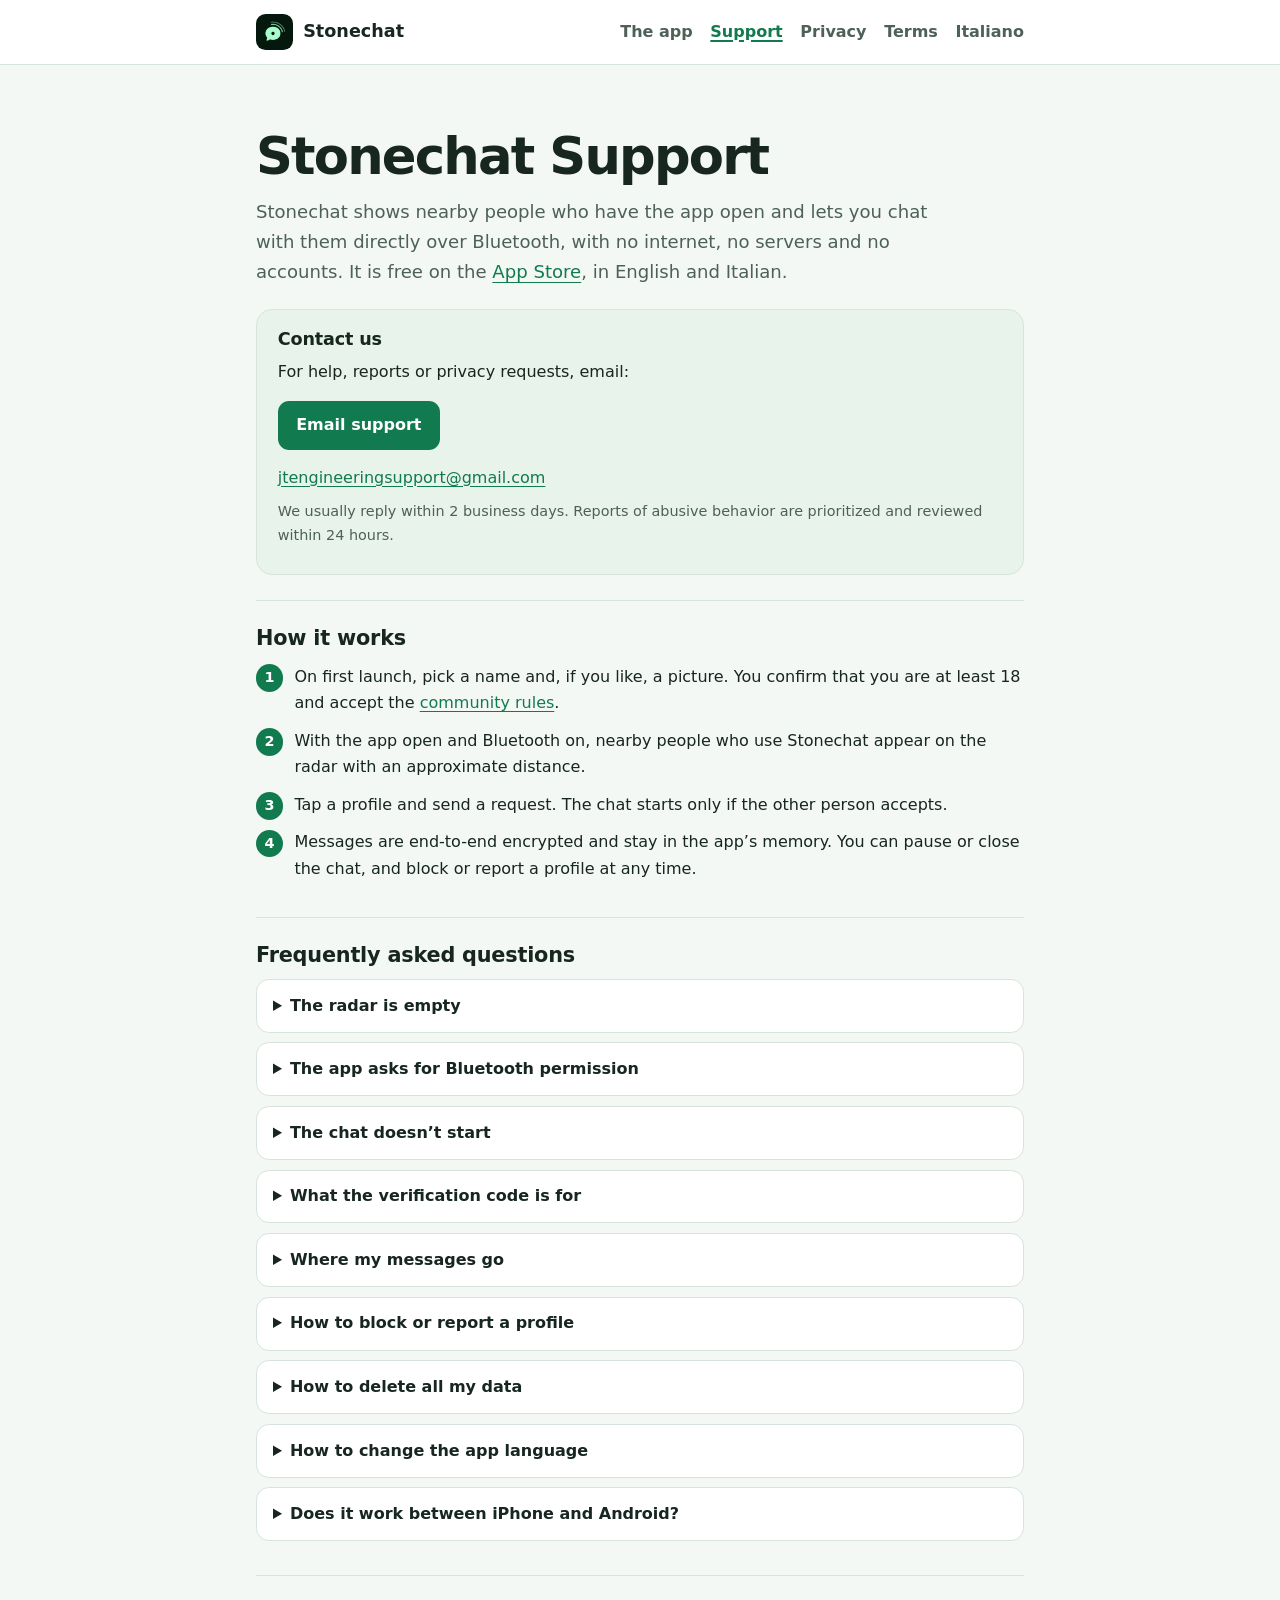
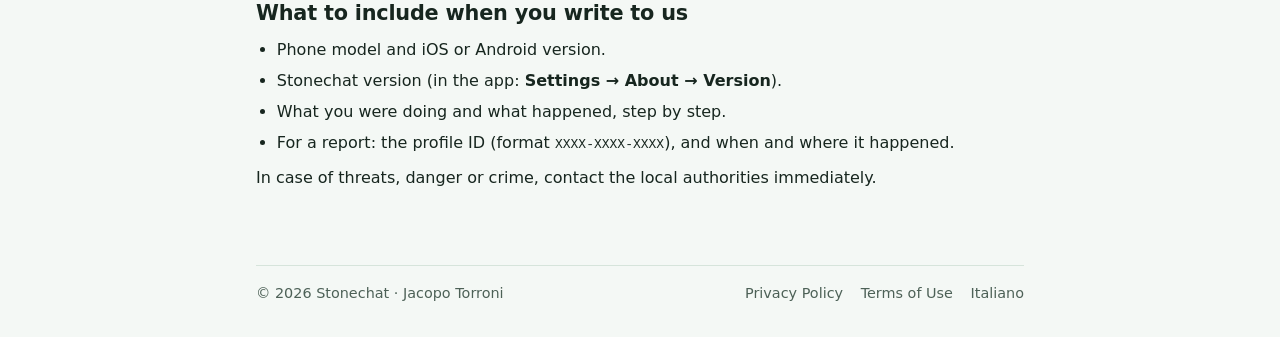
<file: en/support.html>
<!doctype html>
<html lang="en">
<head>
  <meta charset="utf-8">
  <meta name="viewport" content="width=device-width, initial-scale=1">
  <title>Support · Stonechat</title>
  <meta name="description" content="Help, frequently asked questions and reports for Stonechat, the Bluetooth proximity chat with no internet and no accounts.">
  <link rel="alternate" hreflang="it" href="https://dm1l1t0.github.io/stonechat_support/supporto.html">
  <link rel="alternate" hreflang="en" href="https://dm1l1t0.github.io/stonechat_support/en/support.html">
  <link rel="alternate" hreflang="x-default" href="https://dm1l1t0.github.io/stonechat_support/en/support.html">
  <link rel="icon" href="../icona.png" type="image/png">
  <link rel="apple-touch-icon" href="../icona.png">
  <link rel="stylesheet" href="../stile.css">
</head>
<body>
  <a class="skip" href="#content">Skip to content</a>
  <header><div class="shell">
    <a class="brand" href="./"><img src="../icona.png" alt="">Stonechat</a>
    <nav aria-label="Stonechat pages">
      <a href="./">The app</a>
      <a href="support.html" aria-current="page">Support</a>
      <a href="privacy.html">Privacy</a>
      <a href="terms.html">Terms</a>
      <a href="../supporto.html" lang="it" hreflang="it">Italiano</a>
    </nav>
  </div></header>

  <main id="content" class="shell">
    <h1>Stonechat Support</h1>
    <p class="intro">Stonechat shows nearby people who have the app open and lets you chat with them directly over Bluetooth, with no internet, no servers and no accounts. It is free on the <a href="https://apps.apple.com/app/stonechat/id6838075060">App Store</a>, in English and Italian.</p>

    <div class="card">
      <h2>Contact us</h2>
      <p>For help, reports or privacy requests, email:</p>
      <p><a class="button" href="mailto:jtengineeringsupport@gmail.com?subject=Stonechat%20support">Email support</a></p>
      <p><a href="mailto:jtengineeringsupport@gmail.com">jtengineeringsupport@gmail.com</a></p>
      <p class="meta">We usually reply within 2 business days. Reports of abusive behavior are prioritized and reviewed within 24 hours.</p>
    </div>

    <section>
      <h2>How it works</h2>
      <ol class="steps">
        <li>On first launch, pick a name and, if you like, a picture. You confirm that you are at least 18 and accept the <a href="terms.html">community rules</a>.</li>
        <li>With the app open and Bluetooth on, nearby people who use Stonechat appear on the radar with an approximate distance.</li>
        <li>Tap a profile and send a request. The chat starts only if the other person accepts.</li>
        <li>Messages are end-to-end encrypted and stay in the app’s memory. You can pause or close the chat, and block or report a profile at any time.</li>
      </ol>
    </section>

    <section>
      <h2>Frequently asked questions</h2>

      <details>
        <summary>The radar is empty</summary>
        <div>
          <p>Both people need Stonechat <strong>open in the foreground</strong>, Bluetooth turned on and Bluetooth permission granted to the app. Bring the phones closer and wait a few seconds. If you blocked a profile, you won’t see it until you unblock it.</p>
        </div>
      </details>

      <details>
        <summary>The app asks for Bluetooth permission</summary>
        <div>
          <p>Bluetooth is used only to find people near you who have Stonechat and to exchange messages. If you denied the permission, turn it on in <strong>iOS Settings → Stonechat → Bluetooth</strong>. On Android the permission is called <strong>Nearby devices</strong>. Stonechat does not use GPS or your location.</p>
        </div>
      </details>

      <details>
        <summary>The chat doesn’t start</summary>
        <div>
          <p>Tap the profile on the radar and choose <strong>Request chat</strong>: the other person has to accept. If they just declined one of your requests, further requests are rejected automatically for about two minutes. If the problem persists, email us with your phone model, operating system version and the steps to reproduce it.</p>
        </div>
      </details>

      <details>
        <summary>What the verification code is for</summary>
        <div>
          <p>Every chat shows a code at the top. Compare it in person with the code on the other person’s phone: if they match, nobody is impersonating either of you.</p>
        </div>
      </details>

      <details>
        <summary>Where my messages go</summary>
        <div>
          <p>Messages travel directly from phone to phone and are never saved to disk or sent to a server. They stay in the app’s memory until you close the chat or quit the app. With <strong>Close and delete chat</strong> the messages are erased from your phone, and the other phone erases them when it receives the close request.</p>
        </div>
      </details>

      <details>
        <summary>How to block or report a profile</summary>
        <div>
          <p>From the profile sheet or the chat menu, choose <strong>Block user</strong>: the chat is deleted and that person can no longer see or message you until you unblock them in <strong>Settings → Blocked users</strong>.</p>
          <p>With <strong>Report</strong> the profile is blocked immediately and a pre-filled email with its name and ID opens. Message content is not attached: describe what happened yourself and send the email only if you want to.</p>
        </div>
      </details>

      <details>
        <summary>How to delete all my data</summary>
        <div>
          <p><strong>Settings → Reset identity and delete everything</strong> erases your profile, keys, block list and chats. Other people will see you as a new profile. Stonechat keeps no copies of your data on servers.</p>
        </div>
      </details>

      <details>
        <summary>How to change the app language</summary>
        <div>
          <p>Stonechat is available in English and Italian and follows your iPhone’s language. To choose another one, open <strong>iOS Settings → Apps → Stonechat → Language</strong> (on iOS 17: <strong>Settings → Stonechat → Language</strong>).</p>
        </div>
      </details>

      <details>
        <summary>Does it work between iPhone and Android?</summary>
        <div>
          <p>Yes. Stonechat for iPhone and for Android use the same protocol and can chat with each other, as long as both devices support Bluetooth Low Energy.</p>
        </div>
      </details>
    </section>

    <section>
      <h2>What to include when you write to us</h2>
      <ul>
        <li>Phone model and iOS or Android version.</li>
        <li>Stonechat version (in the app: <strong>Settings → About → Version</strong>).</li>
        <li>What you were doing and what happened, step by step.</li>
        <li>For a report: the profile ID (format <code>XXXX-XXXX-XXXX</code>), and when and where it happened.</li>
      </ul>
      <p>In case of threats, danger or crime, contact the local authorities immediately.</p>
    </section>
  </main>

  <footer><div class="shell">
    <span>© 2026 Stonechat · Jacopo Torroni</span>
    <nav aria-label="Legal links"><a href="privacy.html">Privacy Policy</a><a href="terms.html">Terms of Use</a><a href="../supporto.html" lang="it" hreflang="it">Italiano</a></nav>
  </div></footer>
</body>
</html>
</file>
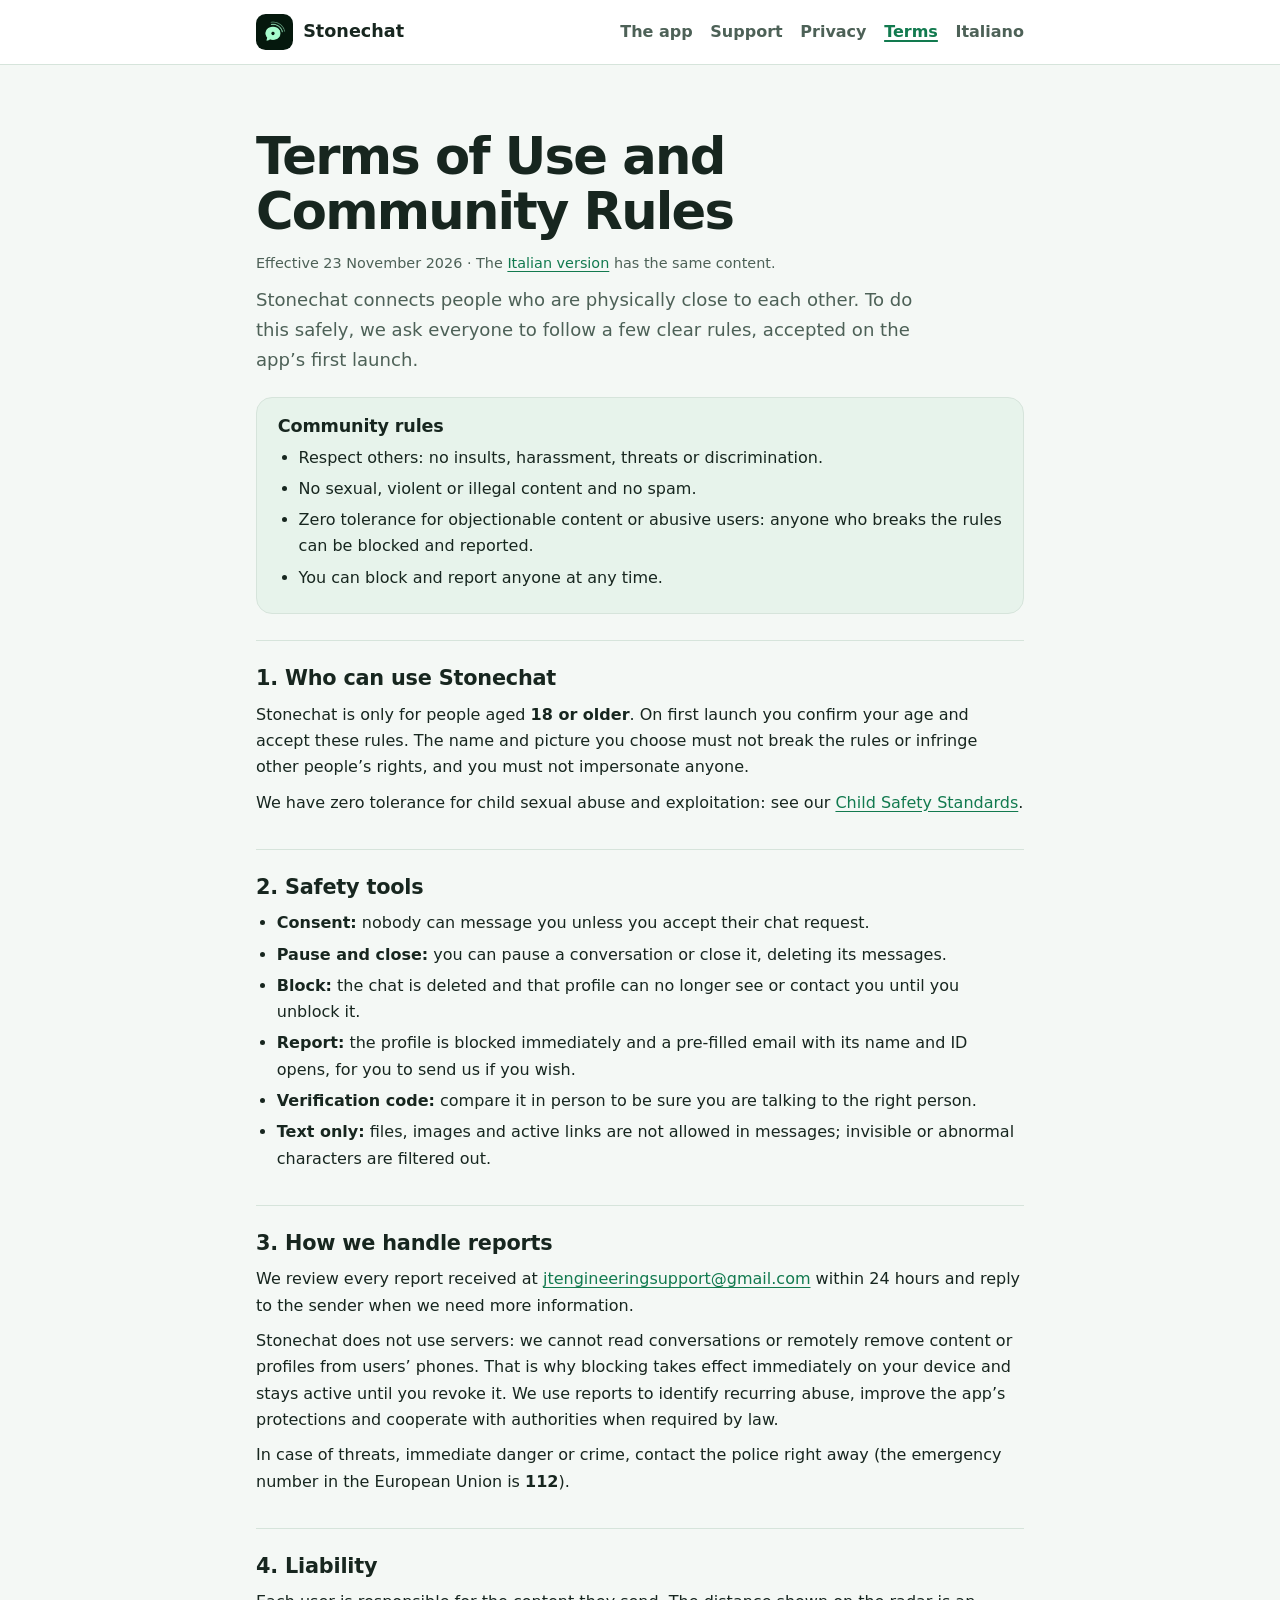
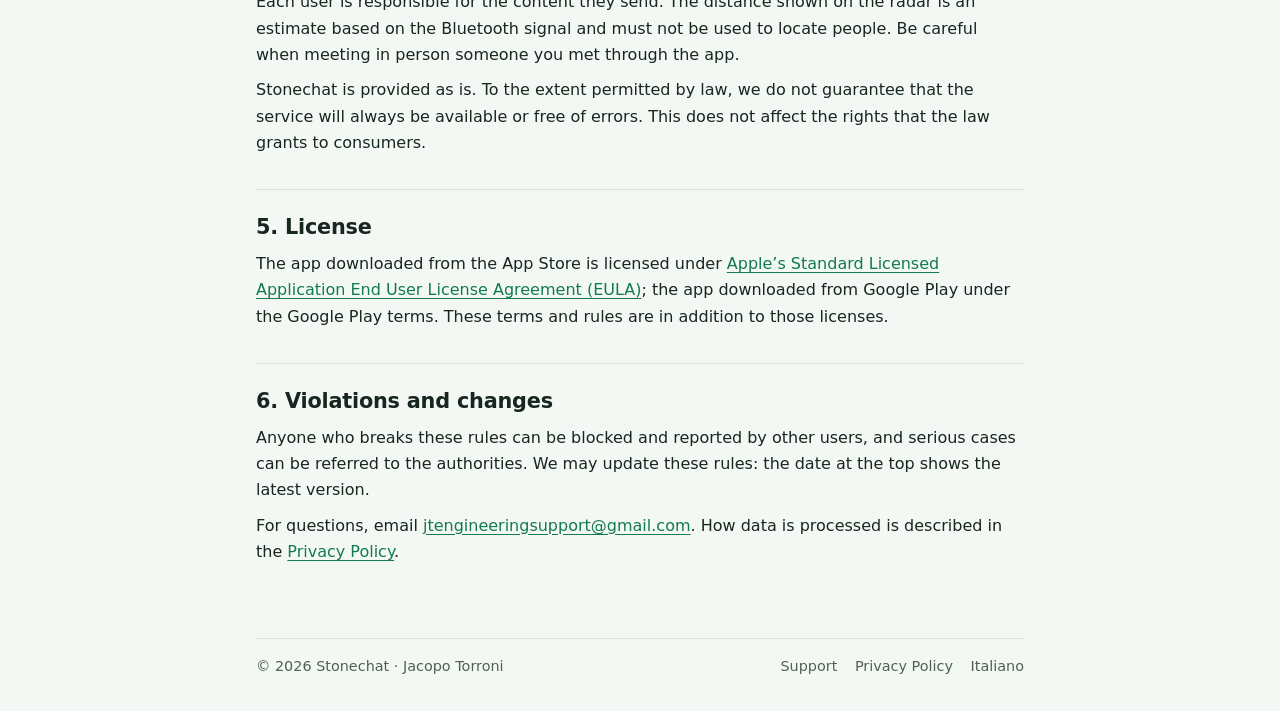
<file: en/terms.html>
<!doctype html>
<html lang="en">
<head>
  <meta charset="utf-8">
  <meta name="viewport" content="width=device-width, initial-scale=1">
  <title>Terms of Use and Community Rules · Stonechat</title>
  <meta name="description" content="Community rules, age requirement, blocking and reporting in Stonechat.">
  <link rel="alternate" hreflang="it" href="https://dm1l1t0.github.io/stonechat_support/regole.html">
  <link rel="alternate" hreflang="en" href="https://dm1l1t0.github.io/stonechat_support/en/terms.html">
  <link rel="alternate" hreflang="x-default" href="https://dm1l1t0.github.io/stonechat_support/en/terms.html">
  <link rel="icon" href="../icona.png" type="image/png">
  <link rel="apple-touch-icon" href="../icona.png">
  <link rel="stylesheet" href="../stile.css">
</head>
<body>
  <a class="skip" href="#content">Skip to content</a>
  <header><div class="shell">
    <a class="brand" href="./"><img src="../icona.png" alt="">Stonechat</a>
    <nav aria-label="Stonechat pages">
      <a href="./">The app</a>
      <a href="support.html">Support</a>
      <a href="privacy.html">Privacy</a>
      <a href="terms.html" aria-current="page">Terms</a>
      <a href="../regole.html" lang="it" hreflang="it">Italiano</a>
    </nav>
  </div></header>

  <main id="content" class="shell">
    <h1>Terms of Use and Community Rules</h1>
    <p class="meta">Effective 23 November 2026 · The <a href="../regole.html" lang="it" hreflang="it">Italian version</a> has the same content.</p>
    <p class="intro">Stonechat connects people who are physically close to each other. To do this safely, we ask everyone to follow a few clear rules, accepted on the app’s first launch.</p>

    <div class="card">
      <h2>Community rules</h2>
      <ul>
        <li>Respect others: no insults, harassment, threats or discrimination.</li>
        <li>No sexual, violent or illegal content and no spam.</li>
        <li>Zero tolerance for objectionable content or abusive users: anyone who breaks the rules can be blocked and reported.</li>
        <li>You can block and report anyone at any time.</li>
      </ul>
    </div>

    <section>
      <h2>1. Who can use Stonechat</h2>
      <p>Stonechat is only for people aged <strong>18 or older</strong>. On first launch you confirm your age and accept these rules. The name and picture you choose must not break the rules or infringe other people’s rights, and you must not impersonate anyone.</p>
      <p>We have zero tolerance for child sexual abuse and exploitation: see our <a href="child-safety.html">Child Safety Standards</a>.</p>
    </section>

    <section>
      <h2>2. Safety tools</h2>
      <ul>
        <li><strong>Consent:</strong> nobody can message you unless you accept their chat request.</li>
        <li><strong>Pause and close:</strong> you can pause a conversation or close it, deleting its messages.</li>
        <li><strong>Block:</strong> the chat is deleted and that profile can no longer see or contact you until you unblock it.</li>
        <li><strong>Report:</strong> the profile is blocked immediately and a pre-filled email with its name and ID opens, for you to send us if you wish.</li>
        <li><strong>Verification code:</strong> compare it in person to be sure you are talking to the right person.</li>
        <li><strong>Text only:</strong> files, images and active links are not allowed in messages; invisible or abnormal characters are filtered out.</li>
      </ul>
    </section>

    <section>
      <h2>3. How we handle reports</h2>
      <p>We review every report received at <a href="mailto:jtengineeringsupport@gmail.com?subject=Stonechat%20report">jtengineeringsupport@gmail.com</a> within 24 hours and reply to the sender when we need more information.</p>
      <p>Stonechat does not use servers: we cannot read conversations or remotely remove content or profiles from users’ phones. That is why blocking takes effect immediately on your device and stays active until you revoke it. We use reports to identify recurring abuse, improve the app’s protections and cooperate with authorities when required by law.</p>
      <p>In case of threats, immediate danger or crime, contact the police right away (the emergency number in the European Union is <strong>112</strong>).</p>
    </section>

    <section>
      <h2>4. Liability</h2>
      <p>Each user is responsible for the content they send. The distance shown on the radar is an estimate based on the Bluetooth signal and must not be used to locate people. Be careful when meeting in person someone you met through the app.</p>
      <p>Stonechat is provided as is. To the extent permitted by law, we do not guarantee that the service will always be available or free of errors. This does not affect the rights that the law grants to consumers.</p>
    </section>

    <section>
      <h2>5. License</h2>
      <p>The app downloaded from the App Store is licensed under <a href="https://www.apple.com/legal/internet-services/itunes/dev/stdeula/">Apple’s Standard Licensed Application End User License Agreement (EULA)</a>; the app downloaded from Google Play under the Google Play terms. These terms and rules are in addition to those licenses.</p>
    </section>

    <section>
      <h2>6. Violations and changes</h2>
      <p>Anyone who breaks these rules can be blocked and reported by other users, and serious cases can be referred to the authorities. We may update these rules: the date at the top shows the latest version.</p>
      <p>For questions, email <a href="mailto:jtengineeringsupport@gmail.com">jtengineeringsupport@gmail.com</a>. How data is processed is described in the <a href="privacy.html">Privacy Policy</a>.</p>
    </section>
  </main>

  <footer><div class="shell">
    <span>© 2026 Stonechat · Jacopo Torroni</span>
    <nav aria-label="Legal links"><a href="support.html">Support</a><a href="privacy.html">Privacy Policy</a><a href="../regole.html" lang="it" hreflang="it">Italiano</a></nav>
  </div></footer>
</body>
</html>
</file>
<file: stile.css>
/* Stonechat — pagine pubbliche (supporto, privacy, regole). Nessuno script, nessun font esterno. */
:root {
  color-scheme: light dark;
  --bg: #f4f8f5;
  --surface: #ffffff;
  --text: #17261f;
  --muted: #4d6157;
  --accent: #127a4f;
  --accent-ink: #ffffff;
  --line: #d6e4db;
  --soft: #e7f3eb;
  font: 100%/1.65 system-ui, -apple-system, "Segoe UI", Roboto, sans-serif;
  color: var(--text);
  background: var(--bg);
}
@media (prefers-color-scheme: dark) {
  :root {
    --bg: #0b1310;
    --surface: #111c17;
    --text: #e6f1ea;
    --muted: #a3b8ac;
    --accent: #3ddc84;
    --accent-ink: #062014;
    --line: #22342b;
    --soft: #13251c;
  }
}
* { box-sizing: border-box; }
html { -webkit-text-size-adjust: 100%; }
body { margin: 0; }
a { color: var(--accent); text-underline-offset: .2em; overflow-wrap: anywhere; }
a:focus-visible, summary:focus-visible { outline: 2px solid var(--accent); outline-offset: 3px; border-radius: .3rem; }
.skip { position: absolute; left: -999px; }
.skip:focus { left: 1rem; top: 1rem; background: var(--surface); padding: .5rem .8rem; z-index: 2; }
.shell { width: min(100% - 2.5rem, 48rem); margin-inline: auto; }

header { background: var(--surface); border-bottom: 1px solid var(--line); }
header .shell { display: flex; flex-wrap: wrap; align-items: center; justify-content: space-between; gap: .6rem 1.4rem; padding: .85rem 0; }
.brand { display: inline-flex; align-items: center; gap: .65rem; color: var(--text); font-weight: 750; font-size: 1.1rem; text-decoration: none; }
.brand img { width: 2.3rem; height: 2.3rem; border-radius: .6rem; }
nav { display: flex; flex-wrap: wrap; gap: .3rem 1.1rem; }
nav a { text-decoration: none; color: var(--muted); font-weight: 600; }
nav a:hover { color: var(--accent); }
nav a[aria-current="page"] { color: var(--accent); text-decoration: underline; text-decoration-thickness: 2px; }

main { padding: clamp(2rem, 7vw, 4rem) 0 2.5rem; }
h1 { font-size: clamp(2.1rem, 7vw, 3.2rem); line-height: 1.08; letter-spacing: -.035em; margin: 0 0 .8rem; }
h2 { font-size: 1.3rem; line-height: 1.3; letter-spacing: -.01em; margin: 0 0 .6rem; }
h3 { font-size: 1.05rem; margin: 1.1rem 0 .3rem; }
p, ul, ol { margin: .55rem 0; }
ul, ol { padding-left: 1.3rem; }
li { margin: .3rem 0; }
.intro { font-size: 1.13rem; color: var(--muted); max-width: 42rem; }
.meta { font-size: .9rem; color: var(--muted); }
section { padding: 1.5rem 0; border-top: 1px solid var(--line); }
section:first-of-type { margin-top: 1.6rem; }

.card { background: var(--soft); border: 1px solid var(--line); border-radius: 1rem; padding: 1.1rem 1.3rem; margin: 1.4rem 0; }
.card h2 { font-size: 1.1rem; margin-bottom: .4rem; }
.card ul { margin: 0; }
.button { display: inline-block; margin: .4rem 0; padding: .7rem 1.15rem; border-radius: .7rem; background: var(--accent); color: var(--accent-ink); font-weight: 700; text-decoration: none; }
.button:hover { filter: brightness(1.08); }
.steps { counter-reset: step; list-style: none; padding: 0; }
.steps li { counter-increment: step; position: relative; padding-left: 2.4rem; margin: .7rem 0; }
.steps li::before { content: counter(step); position: absolute; left: 0; top: .05rem; width: 1.7rem; height: 1.7rem; border-radius: 50%; background: var(--accent); color: var(--accent-ink); font-weight: 700; font-size: .9rem; display: grid; place-items: center; }

details { border: 1px solid var(--line); border-radius: .8rem; background: var(--surface); margin: .6rem 0; }
summary { cursor: pointer; padding: .8rem 1rem; font-weight: 650; }
details > div { padding: 0 1rem .9rem; }

table { width: 100%; border-collapse: collapse; margin: .8rem 0; font-size: .95rem; }
th, td { text-align: left; vertical-align: top; padding: .55rem .6rem; border-bottom: 1px solid var(--line); }
th { color: var(--muted); font-weight: 650; }

.lang { margin-top: 2.5rem; padding-top: 2rem; border-top: 3px solid var(--line); }

footer { padding: 0 0 2rem; }
footer .shell { border-top: 1px solid var(--line); padding-top: 1rem; display: flex; flex-wrap: wrap; gap: .4rem 1.2rem; justify-content: space-between; color: var(--muted); font-size: .9rem; }
footer nav a { font-weight: 500; }

/* ---------- Home: pagina prodotto (index.html) ---------- */
header { position: sticky; top: 0; z-index: 10; }
.home main { padding: 0; }
.home section { border-top: 0; padding: clamp(3.5rem, 9vw, 6rem) 0; }
.home section:first-of-type { margin-top: 0; }
.home section.alt { background: var(--surface); border-block: 1px solid var(--line); }
.home h2 { font-size: clamp(1.75rem, 4.2vw, 2.5rem); line-height: 1.12; letter-spacing: -.025em; margin-bottom: .7rem; }
.home h3 { font-size: 1.08rem; }
.wide { width: min(100% - 2.5rem, 68rem); margin-inline: auto; }
.eyebrow { margin: 0 0 .6rem; font-size: .8rem; font-weight: 750; letter-spacing: .09em; text-transform: uppercase; color: var(--accent); }
.lead { font-size: 1.1rem; color: var(--muted); }
.center { text-align: center; }
.center .lead { max-width: 40rem; margin-inline: auto; }

/* Apertura sempre scura, come l'app */
.hero {
  --bg: #07110c; --surface: #0f1b15; --text: #e6f1ea; --muted: #a9bfb2;
  --accent: #3ddc84; --accent-ink: #062014; --line: #24382d; --soft: #12241a;
  color: var(--text);
  background: radial-gradient(60rem 32rem at 85% 0%, rgb(61 220 132 / .17), transparent 62%), linear-gradient(180deg, #0b1711, #07110c);
  overflow: hidden;
  border-bottom: 1px solid var(--line);
}
.hero .wide { display: grid; gap: 2.5rem; align-items: center; padding: clamp(3rem, 8vw, 6rem) 0 clamp(3.5rem, 8vw, 6rem); }
.hero h1 { font-size: clamp(2.6rem, 7.5vw, 4.4rem); letter-spacing: -.04em; margin-bottom: 1rem; }
.hero .lead { font-size: clamp(1.08rem, 2.2vw, 1.28rem); max-width: 34rem; }
@media (min-width: 54rem) { .hero .wide { grid-template-columns: 1.1fr .9fr; } }
.cta { display: flex; flex-wrap: wrap; gap: .7rem; margin: 1.6rem 0 1.3rem; }
.cta .button { margin: 0; }
.center .cta { justify-content: center; }
.button.secondary { background: transparent; color: var(--accent); box-shadow: inset 0 0 0 2px var(--accent); }
.button.soon { cursor: default; }
.button.soon:hover { filter: none; }
.pills { display: flex; flex-wrap: wrap; gap: .5rem; list-style: none; padding: 0; margin: 0; }
.pills li { margin: 0; padding: .35rem .85rem; border-radius: 99rem; border: 1px solid var(--line); background: var(--soft); color: var(--muted); font-size: .88rem; font-weight: 600; }
.pills.big { justify-content: center; margin-top: 1.8rem; }
.pills.big li { padding: .55rem 1.1rem; font-size: 1rem; color: var(--text); }

/* Telefono e radar */
.stage { position: relative; display: grid; place-items: center; min-height: 31rem; }
.radar { position: absolute; width: min(36rem, 118%); aspect-ratio: 1; border-radius: 50%;
  background: repeating-radial-gradient(circle, transparent 0 4.5rem, rgb(61 220 132 / .24) 4.5rem calc(4.5rem + 1px));
  -webkit-mask: radial-gradient(circle, #000 50%, transparent 70%); mask: radial-gradient(circle, #000 50%, transparent 70%); }
.radar::after { content: ""; position: absolute; inset: 0; border-radius: 50%; background: conic-gradient(rgb(61 220 132 / .32), transparent 24%); animation: sweep 5s linear infinite; }
@keyframes sweep { to { transform: rotate(1turn); } }
@media (prefers-reduced-motion: reduce) { .radar::after { animation: none; } }
.phone { position: relative; width: min(16.5rem, 68vw); padding: .5rem; border-radius: 2.6rem; background: linear-gradient(145deg, #2c3531, #121815); box-shadow: 0 1.6rem 3.6rem rgb(0 0 0 / .42), inset 0 0 0 1px rgb(255 255 255 / .09); }
.phone img { display: block; width: 100%; height: auto; border-radius: 2.15rem; background: #0b1310; }

/* Tre passi */
.steps-grid { display: grid; grid-template-columns: repeat(auto-fit, minmax(15rem, 1fr)); gap: 1rem; list-style: none; padding: 0; margin: 2.4rem 0 0; counter-reset: passo; }
.steps-grid li { counter-increment: passo; margin: 0; padding: 1.4rem 1.5rem; border-radius: 1.2rem; background: var(--soft); border: 1px solid var(--line); }
.steps-grid li::before { content: counter(passo); display: grid; place-items: center; width: 2.1rem; height: 2.1rem; margin-bottom: .9rem; border-radius: 50%; background: var(--accent); color: var(--accent-ink); font-weight: 800; }
.steps-grid h3 { margin: 0 0 .3rem; }
.steps-grid p { margin: 0; color: var(--muted); }

/* Funzioni con screenshot */
.feature { display: grid; gap: 2.2rem; align-items: center; }
.feature + .feature { margin-top: clamp(4rem, 9vw, 6.5rem); }
@media (min-width: 48rem) {
  .feature { grid-template-columns: 1fr 1fr; gap: clamp(2.5rem, 6vw, 5rem); }
  .feature.flip .shot { order: 2; }
}
.shot { display: grid; place-items: center; padding: 1.5rem 0; background: radial-gradient(closest-side, rgb(61 220 132 / .16), transparent); }
.shot .phone { width: min(15rem, 66vw); }
.ticks { list-style: none; padding: 0; margin-top: 1rem; }
.ticks li { position: relative; padding-left: 1.8rem; margin: .65rem 0; }
.ticks li::before { content: ""; position: absolute; left: .15rem; top: .5em; width: .8rem; height: .42rem; border-left: 2.5px solid var(--accent); border-bottom: 2.5px solid var(--accent); transform: rotate(-45deg); }

/* Privacy */
.grid3 { display: grid; gap: 1rem; margin-top: 2.4rem; }
@media (min-width: 36rem) { .grid3 { grid-template-columns: repeat(2, 1fr); } }
@media (min-width: 56rem) { .grid3 { grid-template-columns: repeat(3, 1fr); } }
.tile { padding: 1.4rem 1.5rem; border-radius: 1.2rem; background: var(--surface); border: 1px solid var(--line); }
.tile svg { width: 2.7rem; height: 2.7rem; padding: .6rem; margin-bottom: .9rem; border-radius: .85rem; background: var(--soft); color: var(--accent); fill: none; stroke: currentColor; stroke-width: 1.8; stroke-linecap: round; stroke-linejoin: round; }
.tile h3 { margin: 0 0 .3rem; }
.tile p { margin: 0; color: var(--muted); }

/* Nome, domande, aiuto */
.story { max-width: 46rem; text-align: center; }
.quote { font-size: clamp(1.15rem, 2.6vw, 1.45rem); line-height: 1.55; margin: 0; }
.faq { max-width: 46rem; margin: 2rem auto 0; }
.help { display: grid; gap: 1.2rem 2.5rem; align-items: center; padding: clamp(1.8rem, 5vw, 3rem); border-radius: 1.6rem; background: var(--soft); border: 1px solid var(--line); }
.help h2 { margin-top: 0; }
.help .cta { margin: 0; }
@media (min-width: 52rem) { .help { grid-template-columns: 1fr auto; } }
.english { max-width: 46rem; }
</file>
